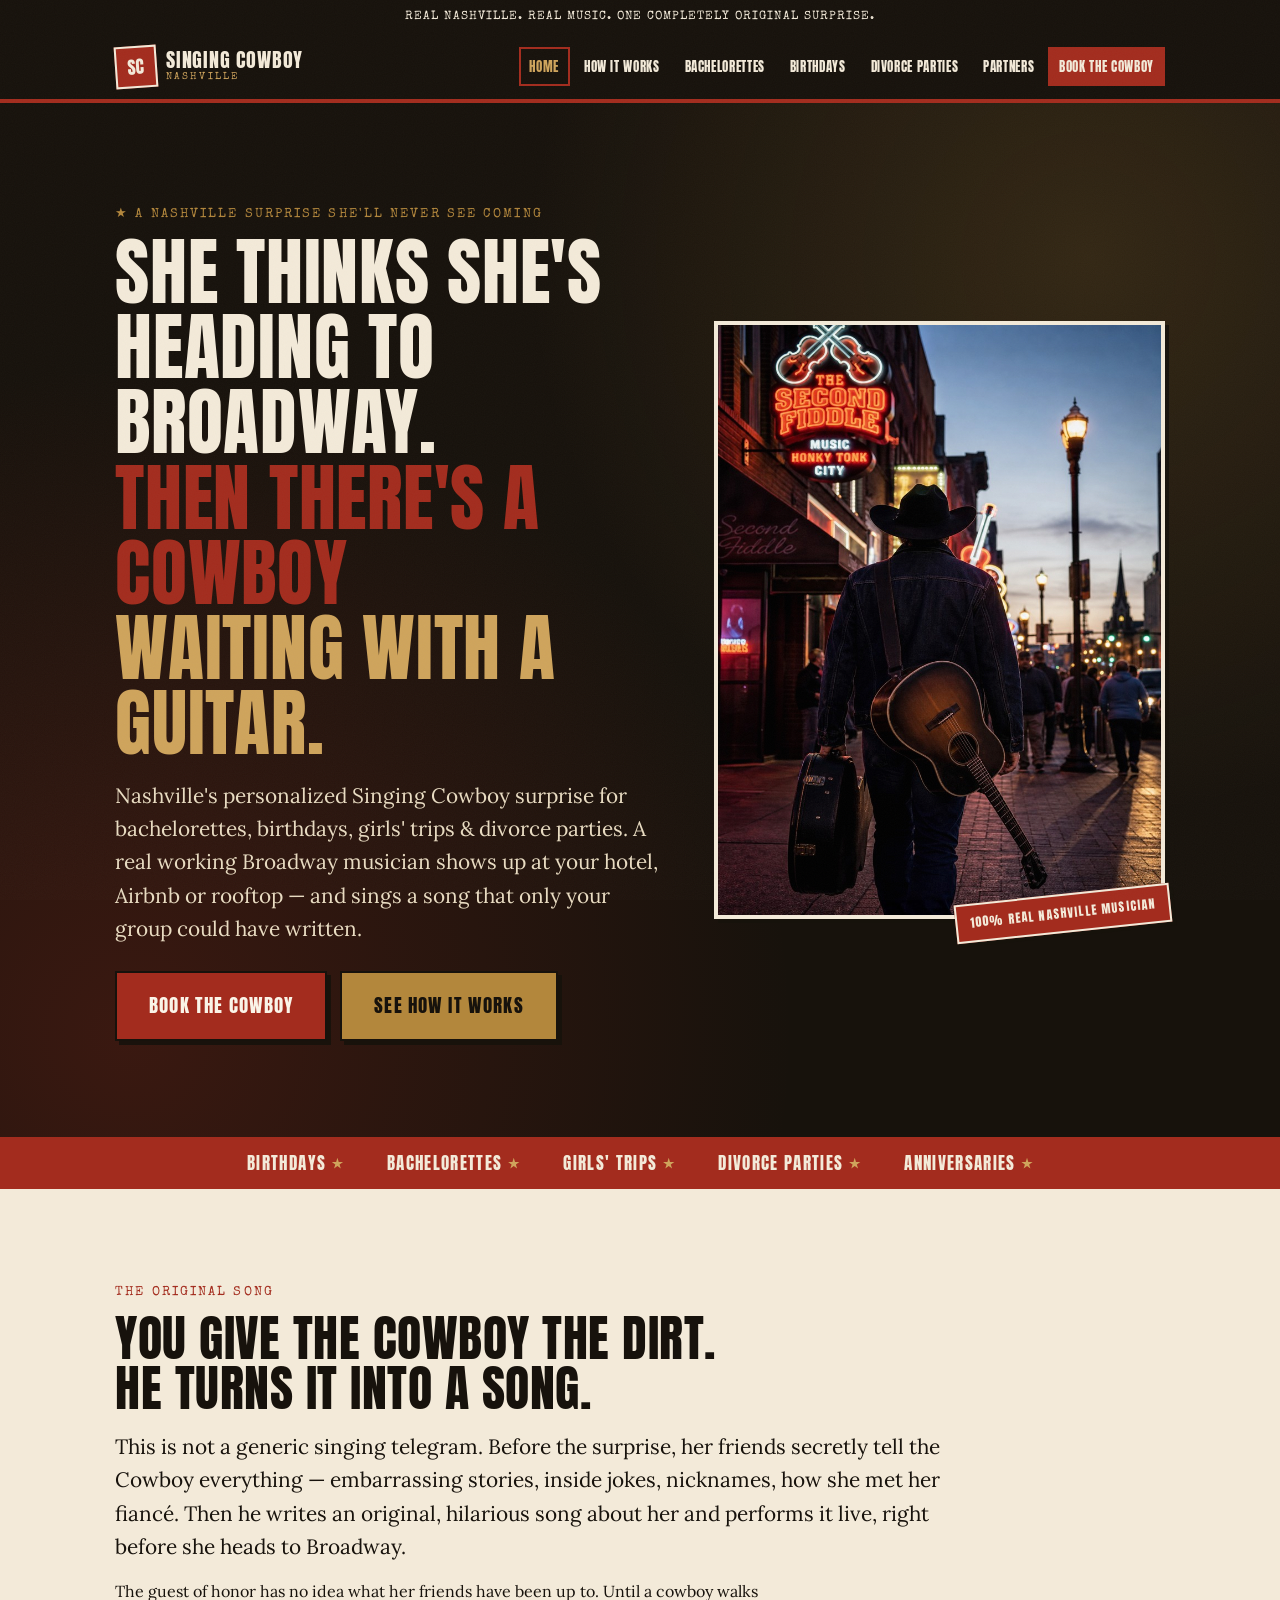
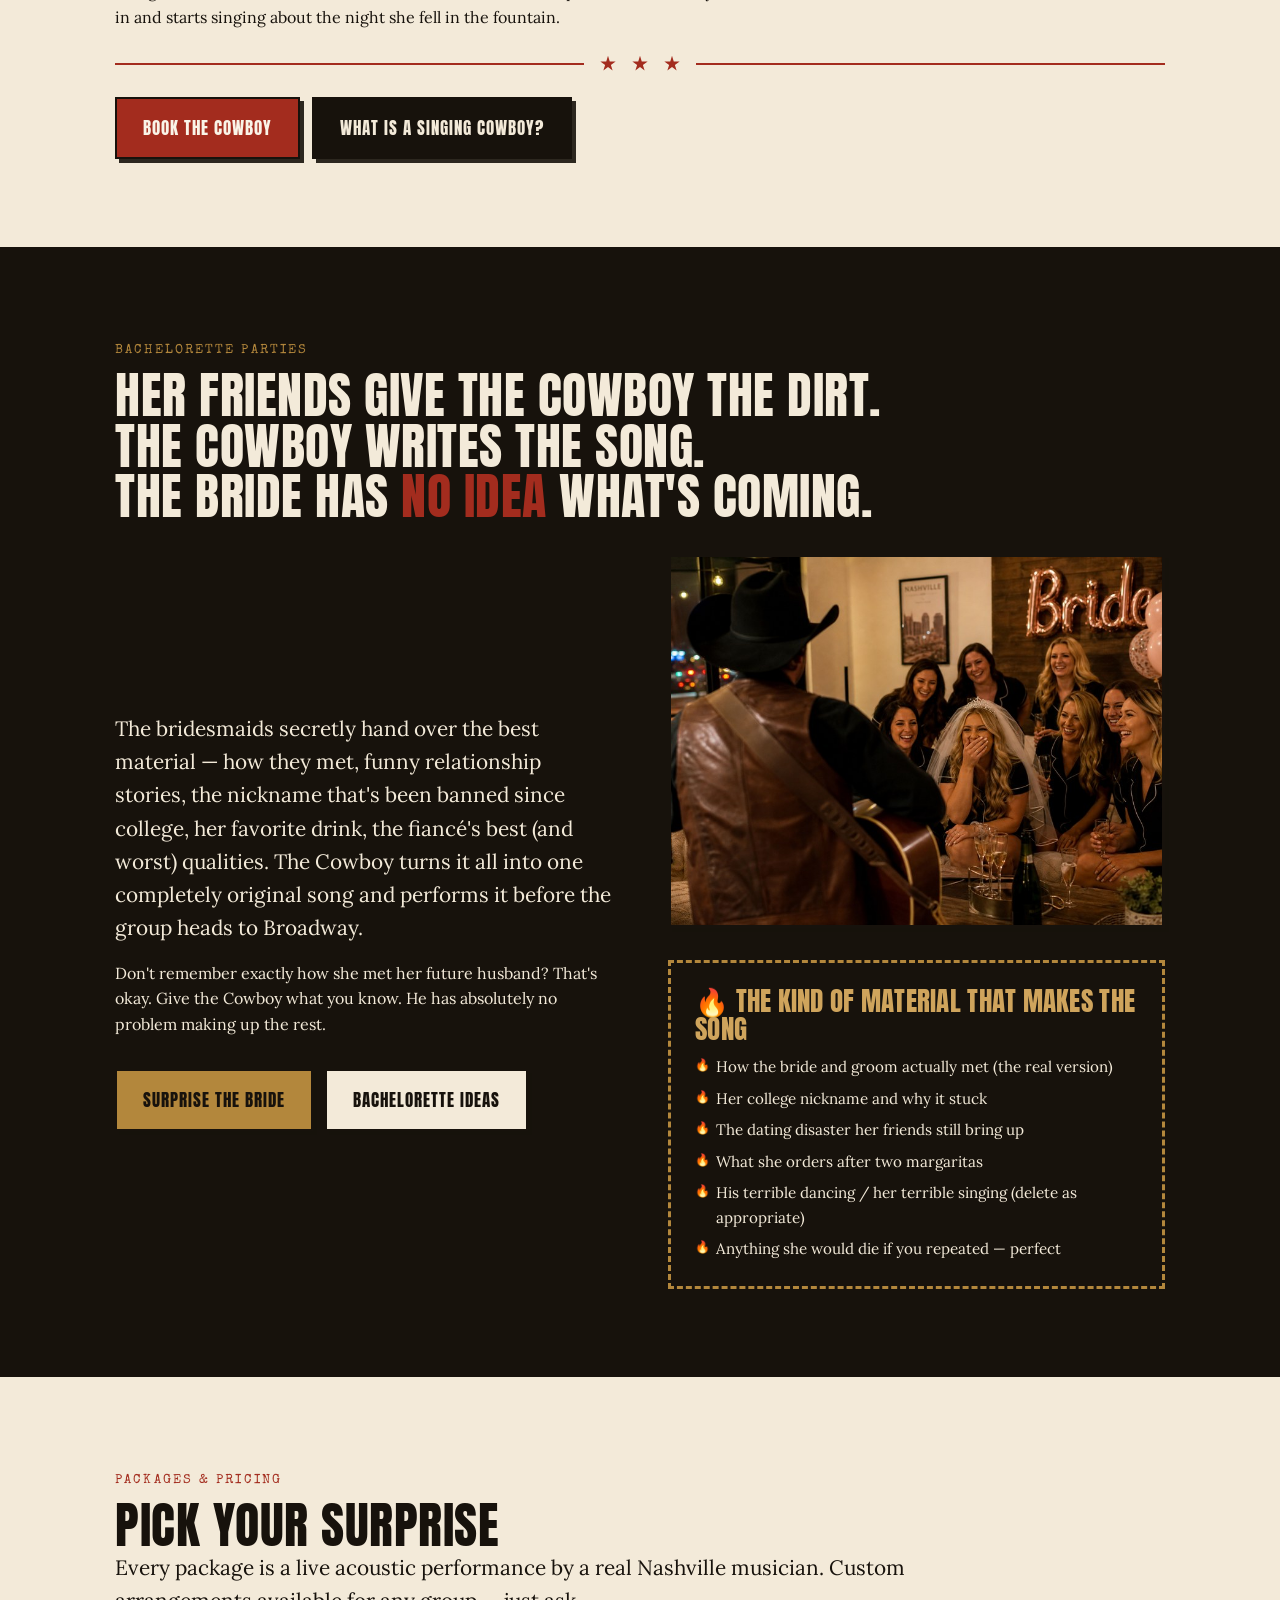
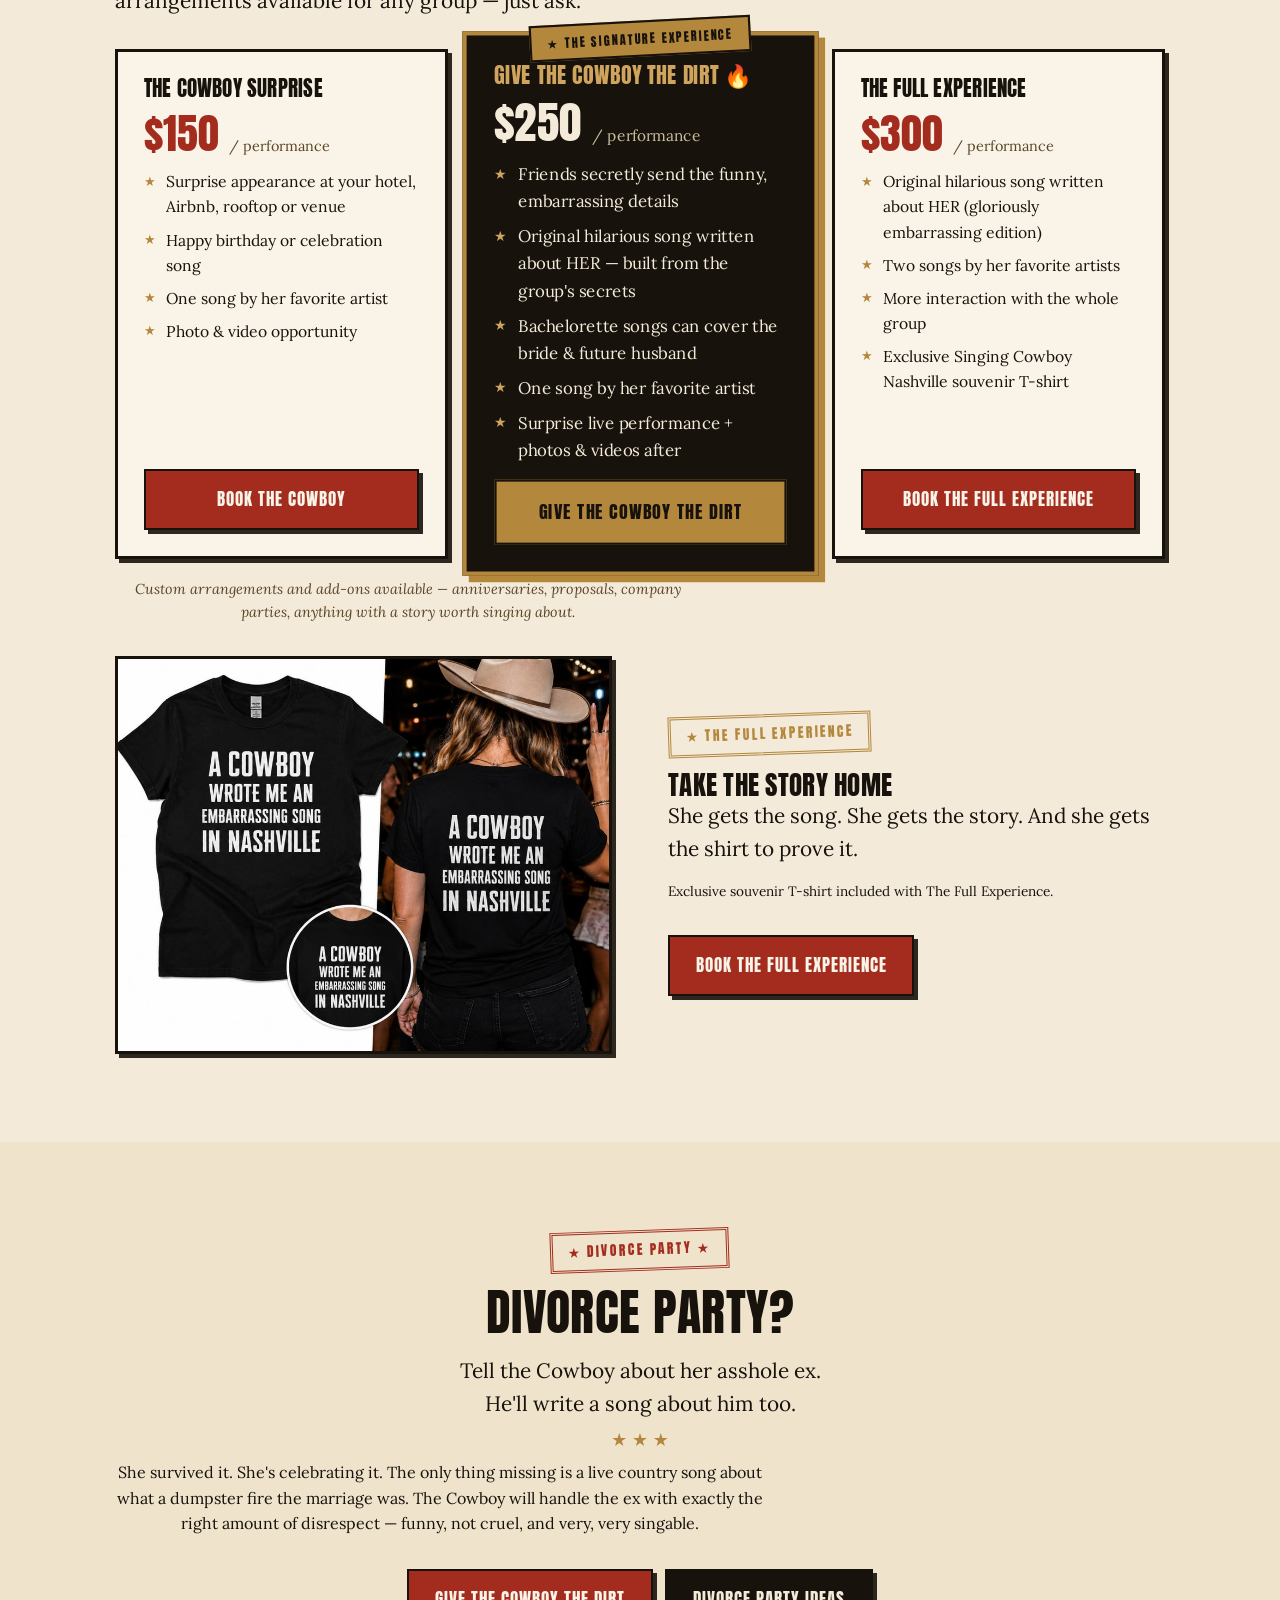
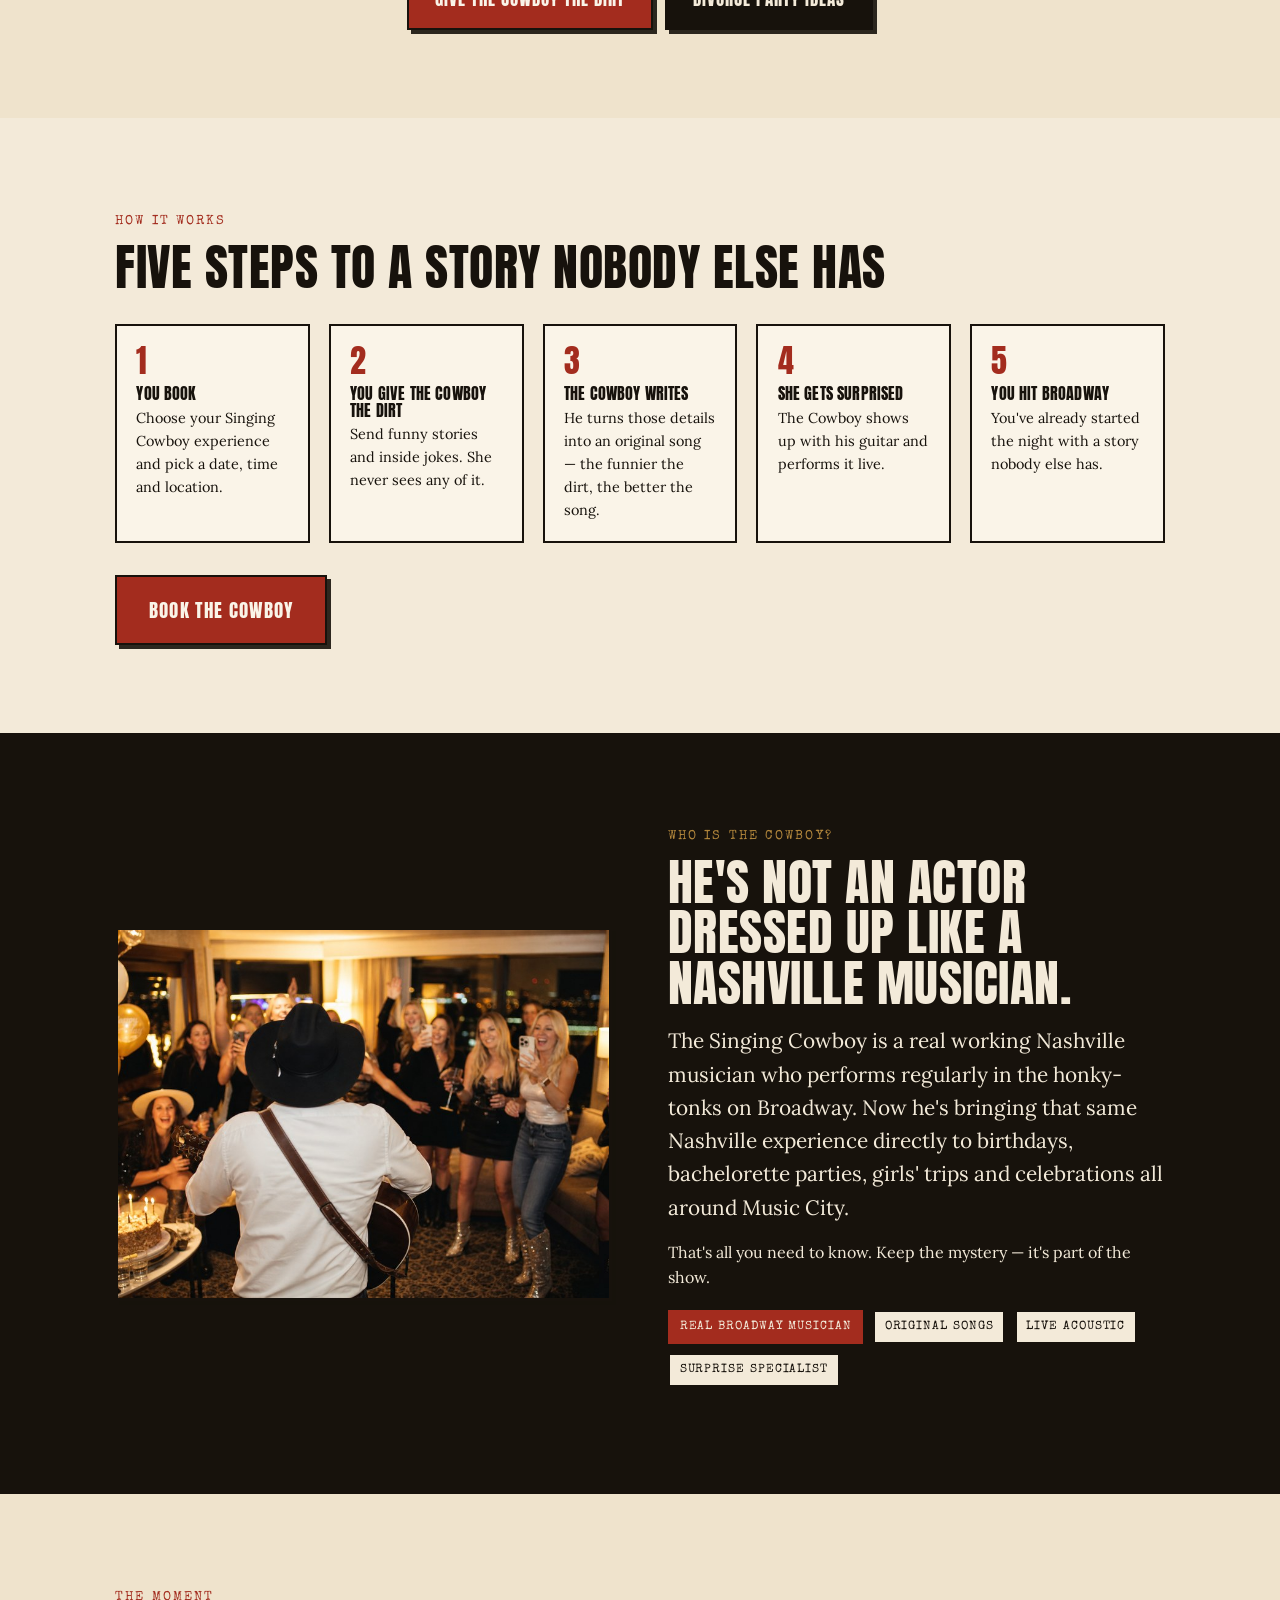
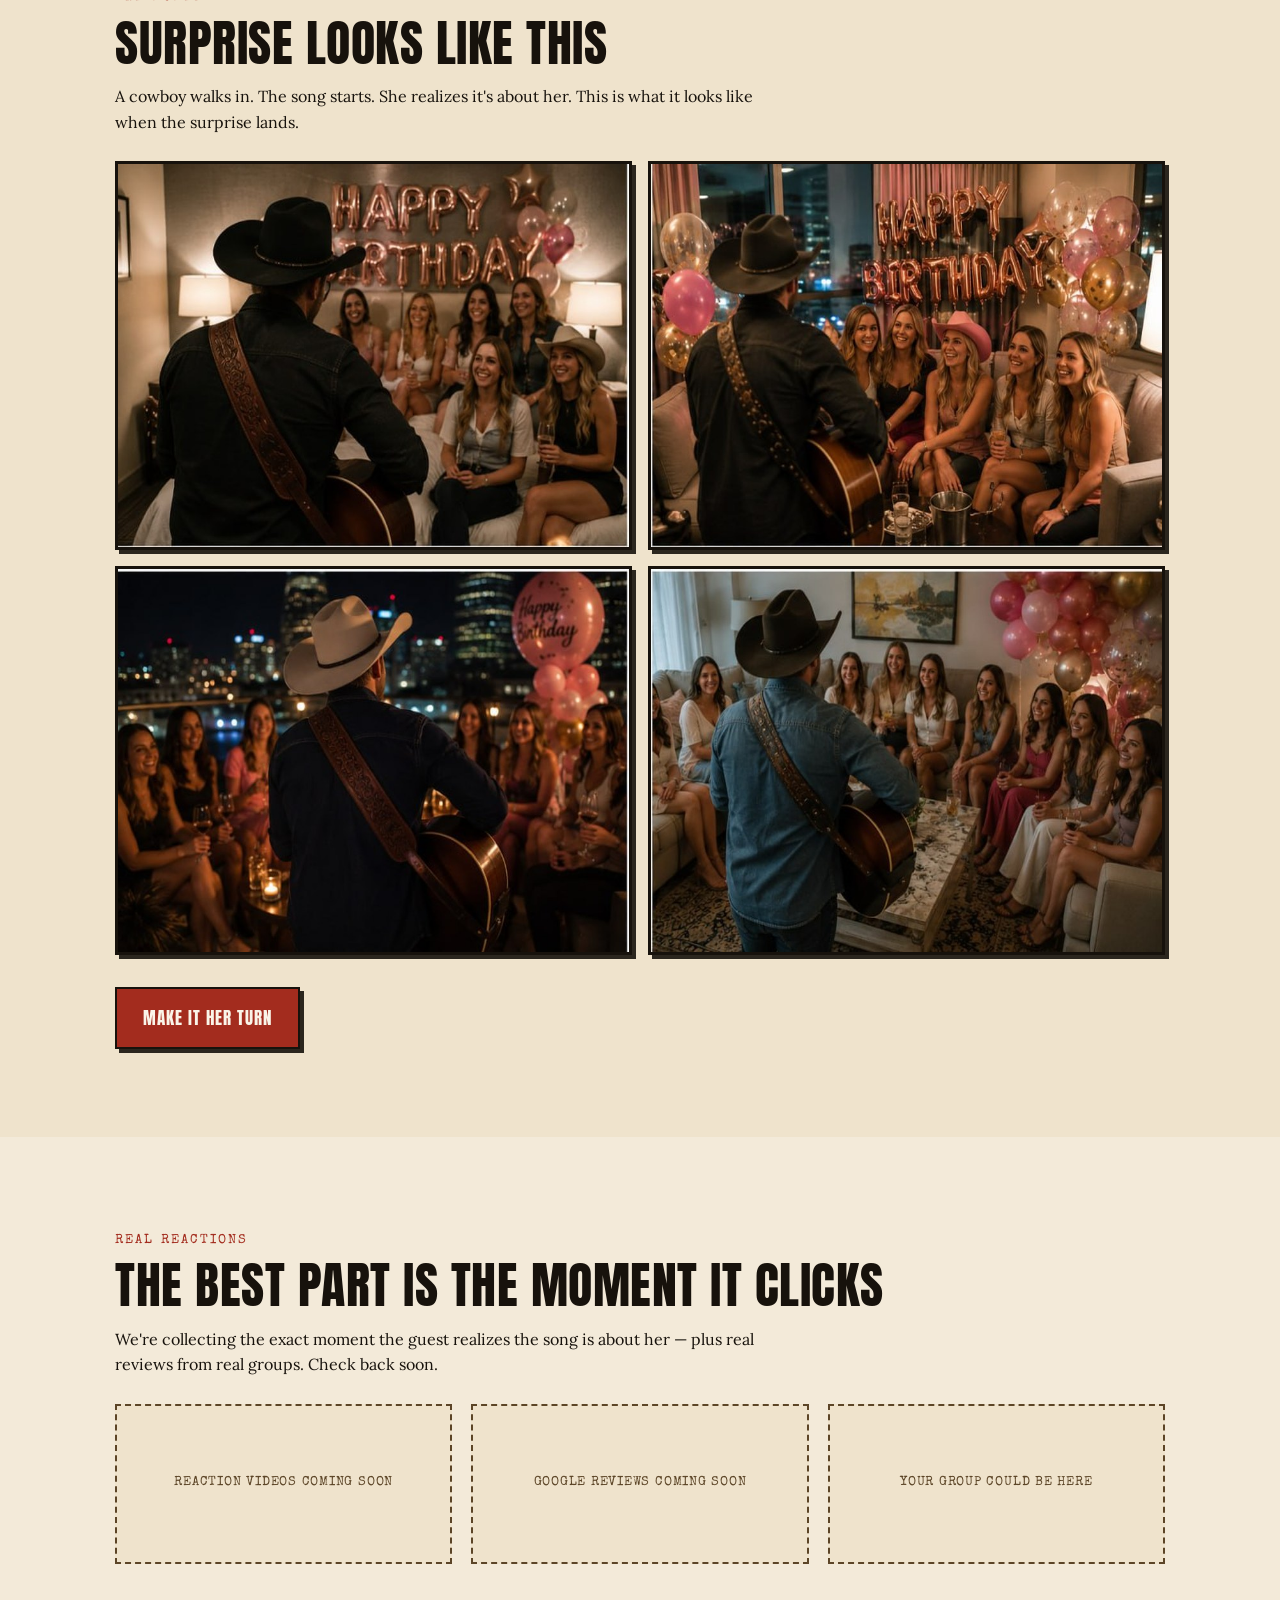
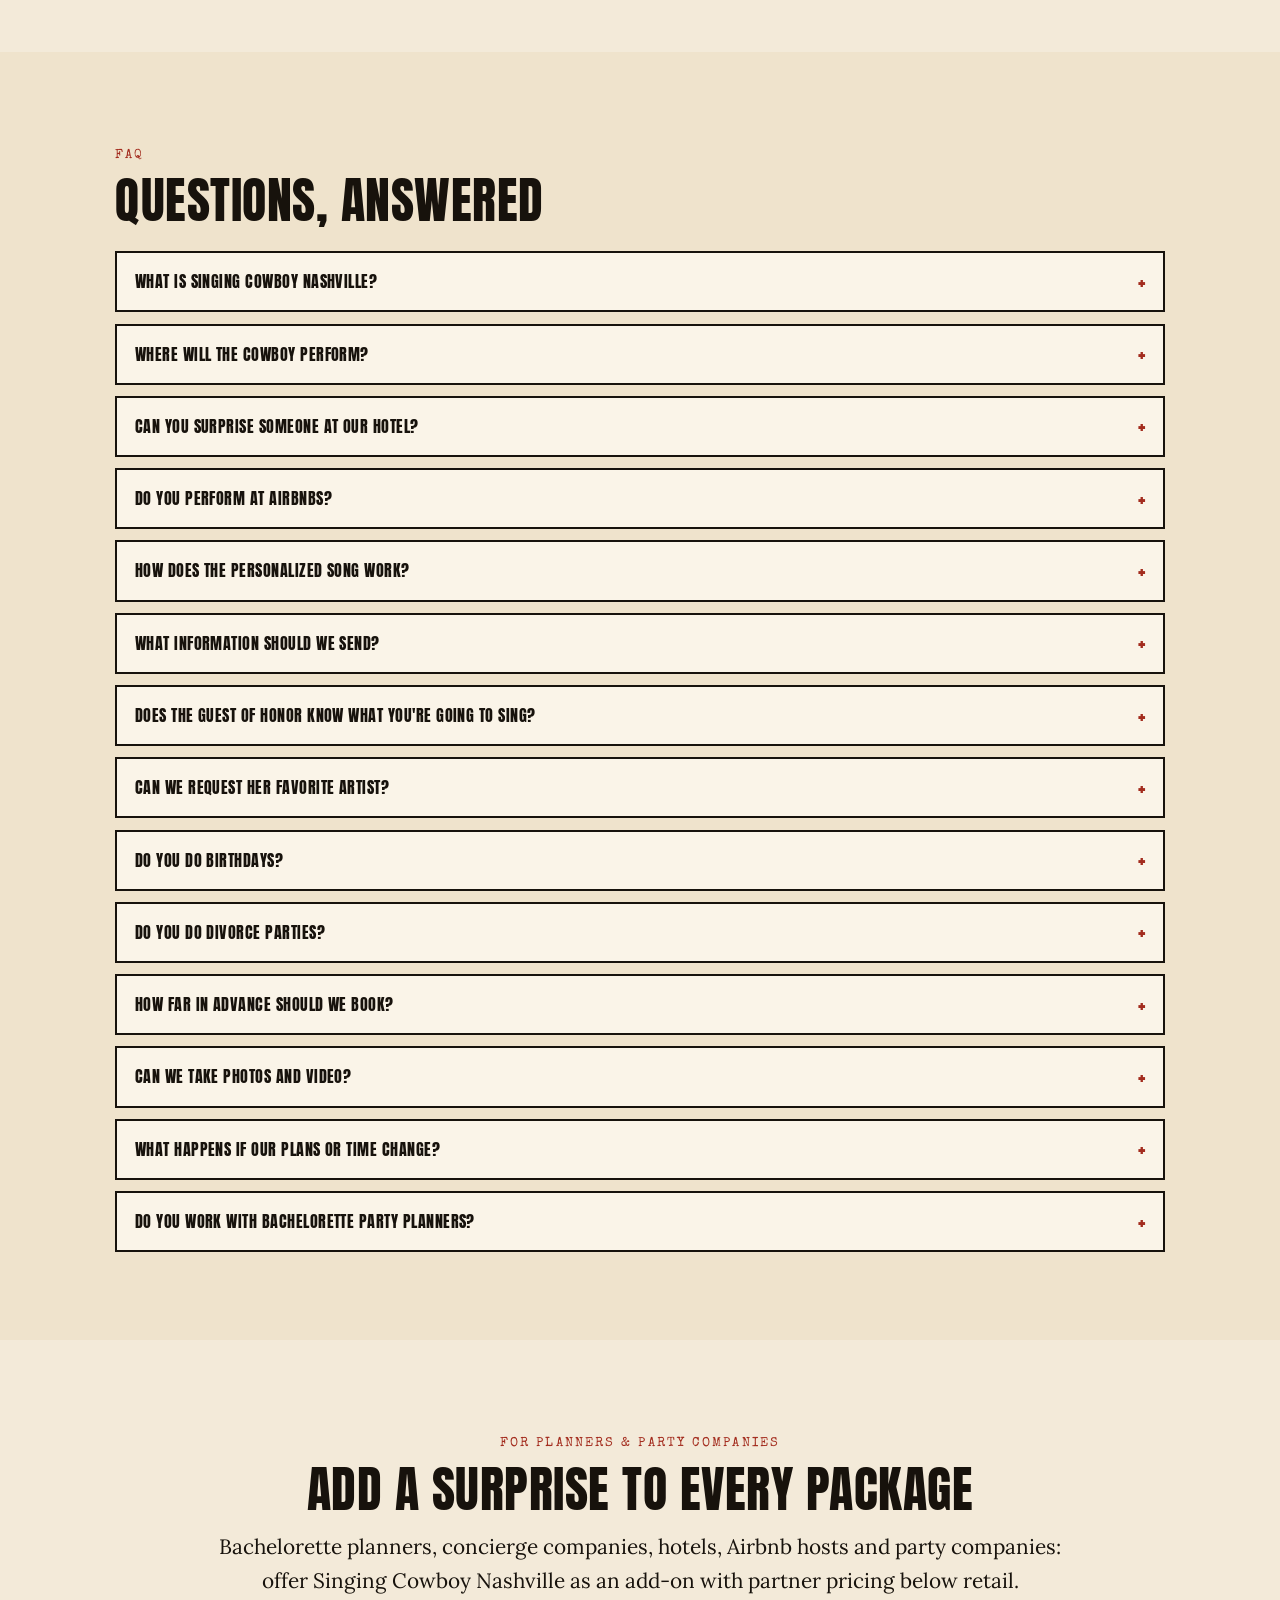
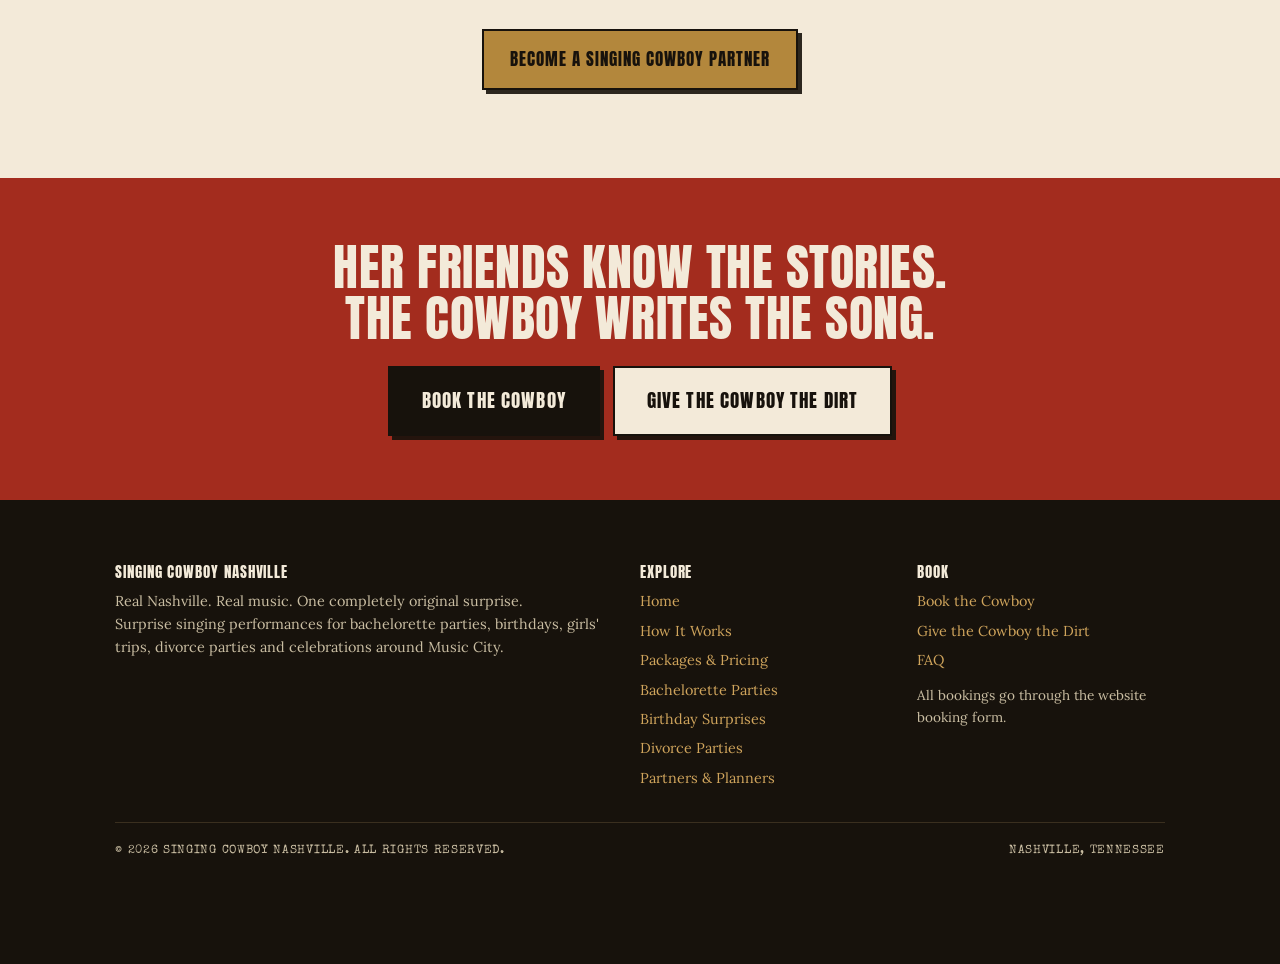
<file: index.html>
<!DOCTYPE html>
<html lang="en">
<head>
  <meta charset="UTF-8">
  <meta name="viewport" content="width=device-width, initial-scale=1.0">
  <title>Singing Cowboy Nashville | Surprise Singing Telegram for Bachelorettes, Birthdays & Parties</title>
  <meta name="description" content="A real Broadway musician shows up in a cowboy hat with a guitar and sings an original, hilarious song about the guest of honor — built from the secrets her friends tell him. The most unique bachelorette and birthday surprise in Nashville.">
  <link rel="canonical" href="https://nashvillesingingcowboy-glitch.github.io/singing-cowboy-nashville/">
  <meta property="og:type" content="website">
  <meta property="og:title" content="Singing Cowboy Nashville — A Nashville Surprise She'll Never See Coming">
  <meta property="og:description" content="You give the Cowboy the dirt. He turns it into a song. Original songs, real Nashville musician, surprise performances for bachelorettes, birthdays & divorce parties.">
  <meta property="og:url" content="https://nashvillesingingcowboy-glitch.github.io/singing-cowboy-nashville/">
  <meta property="og:image" content="https://nashvillesingingcowboy-glitch.github.io/singing-cowboy-nashville/images/cowboy-broadway.jpg">
  <meta name="twitter:card" content="summary_large_image">
  <link rel="icon" type="image/svg+xml" href="favicon.svg">
  <link rel="preconnect" href="https://fonts.googleapis.com">
  <link rel="preconnect" href="https://fonts.gstatic.com" crossorigin>
  <link href="https://fonts.googleapis.com/css2?family=Anton&family=Lora:ital,wght@0,400;0,600;1,400&family=Special+Elite&display=swap" rel="stylesheet">
  <link rel="stylesheet" href="css/styles.css">
  <script type="application/ld+json">
  {
    "@context": "https://schema.org",
    "@type": "EntertainmentBusiness",
    "name": "Singing Cowboy Nashville",
    "description": "Surprise singing telegram and personalized original song performances in Nashville for bachelorette parties, birthdays, girls' trips and divorce parties.",
    "url": "https://nashvillesingingcowboy-glitch.github.io/singing-cowboy-nashville/",
    "image": "https://nashvillesingingcowboy-glitch.github.io/singing-cowboy-nashville/images/cowboy-broadway.jpg",
    "priceRange": "$150 - $300",
    "address": {
      "@type": "PostalAddress",
      "addressLocality": "Nashville",
      "addressRegion": "TN",
      "addressCountry": "US"
    },
    "areaServed": "Nashville, Tennessee and surrounding areas",
    "makesOffer": [
      { "@type": "Offer", "name": "The Cowboy Surprise", "price": "150", "priceCurrency": "USD", "description": "Surprise appearance with a celebration song and one favorite song." },
      { "@type": "Offer", "name": "Give the Cowboy the Dirt", "price": "250", "priceCurrency": "USD", "description": "Original personalized song written from secrets the group provides, plus one favorite song." },
      { "@type": "Offer", "name": "The Full Experience", "price": "300", "priceCurrency": "USD", "description": "Original hilarious song written about her, two favorite songs, more interaction and an exclusive souvenir T-shirt." }
    ]
  }
  </script>
</head>
<body>
  <a class="skip-link" href="#main">Skip to content</a>

  <!-- ======= TOP BAR ======= -->
  <div class="topbar">
    Real Nashville. Real music. One completely original surprise.
  </div>

  <!-- ======= HEADER ======= -->
  <header class="header">
    <div class="header-inner">
      <a class="brand" href="index.html">
        <span class="brand-mark">SC</span>
        <span class="brand-name">Singing Cowboy<br><span>Nashville</span></span>
      </a>
      <nav class="nav" id="nav" aria-label="Main">
        <a href="index.html" class="active">Home</a>
        <a href="index.html#how-it-works">How It Works</a>
        <a href="nashville-bachelorette-party.html">Bachelorettes</a>
        <a href="nashville-birthday-surprise.html">Birthdays</a>
        <a href="nashville-divorce-party.html">Divorce Parties</a>
        <a href="partners.html">Partners</a>
        <a href="https://book.squareup.com/appointments/r848om0szdbemr/location/7GQ140QCMP3A4" target="_blank" rel="noopener" class="nav-cta">Book the Cowboy</a>
      </nav>
      <button class="nav-toggle" aria-expanded="false" aria-controls="nav">Menu ☰</button>
    </div>
  </header>

  <main id="main">
    <!-- ======= HERO ======= -->
    <section class="hero">
      <div class="hero-inner">
        <div>
          <span class="section-label gold">★ A Nashville surprise she'll never see coming</span>
          <h1 class="display">She thinks she's heading to Broadway.<br>
            <span class="red-word">Then there's a cowboy</span><br>
            <span class="gold-word">waiting with a guitar.</span></h1>
          <p class="lead">Nashville's personalized Singing Cowboy surprise for bachelorettes, birthdays, girls' trips &amp; divorce parties. A real working Broadway musician shows up at your hotel, Airbnb or rooftop — and sings a song that only your group could have written.</p>
          <div class="btn-row">
            <a class="btn btn-lg" href="https://book.squareup.com/appointments/r848om0szdbemr/location/7GQ140QCMP3A4" target="_blank" rel="noopener">Book the Cowboy</a>
            <a class="btn btn-lg btn-gold" href="#how-it-works">See How It Works</a>
          </div>
        </div>
        <div class="hero-image">
          <img src="images/cowboy-broadway.jpg" alt="The Singing Cowboy in a cowboy hat holding an acoustic guitar on Broadway in Nashville" width="800" height="1000">
          <span class="hero-stamp">100% Real Nashville Musician</span>
        </div>
      </div>
    </section>

    <!-- ======= TAG STRIP ======= -->
    <div class="tag-strip" aria-hidden="true">
      <span>Birthdays <i class="star"></i></span>
      <span>Bachelorettes <i class="star"></i></span>
      <span>Girls' Trips <i class="star"></i></span>
      <span>Divorce Parties <i class="star"></i></span>
      <span>Anniversaries <i class="star"></i></span>
    </div>

    <!-- ======= THE ORIGINAL SONG CONCEPT ======= -->
    <section class="section" id="original-song">
      <div class="container">
        <span class="section-label">The Original Song</span>
        <h2>You give the Cowboy the dirt.<br>He turns it into a song.</h2>
        <p class="lead mt-1">This is not a generic singing telegram. Before the surprise, her friends secretly tell the Cowboy everything — embarrassing stories, inside jokes, nicknames, how she met her fiancé. Then he writes an original, hilarious song about her and performs it live, right before she heads to Broadway.</p>
        <p class="mt-1">The guest of honor has no idea what her friends have been up to. Until a cowboy walks in and starts singing about the night she fell in the fountain.</p>
        <div class="star-divider"><span class="star"></span><span class="star"></span><span class="star"></span></div>
        <div class="btn-row">
          <a class="btn" href="https://book.squareup.com/appointments/r848om0szdbemr/location/7GQ140QCMP3A4" target="_blank" rel="noopener">Book the Cowboy</a>
          <a class="btn btn-black" href="nashville-singing-telegram.html">What Is a Singing Cowboy?</a>
        </div>
      </div>
    </section>

    <!-- ======= BACHELORETTE SECTION (BIG) ======= -->
    <section class="section section-dark" id="bachelorette">
      <div class="container">
        <span class="section-label gold">Bachelorette Parties</span>
        <h2>Her friends give the Cowboy the dirt.<br>
          <span class="gold-word">The Cowboy writes the song.</span><br>
          The bride has <span class="red-word" style="color:var(--red)">no idea</span> what's coming.</h2>
        <div class="split mt-2">
          <div>
            <p class="lead">The bridesmaids secretly hand over the best material — how they met, funny relationship stories, the nickname that's been banned since college, her favorite drink, the fiancé's best (and worst) qualities. The Cowboy turns it all into one completely original song and performs it before the group heads to Broadway.</p>
            <p class="mt-1">Don't remember exactly how she met her future husband? That's okay. Give the Cowboy what you know. He has absolutely no problem making up the rest.</p>
            <div class="btn-row mt-2">
              <a class="btn btn-gold" href="https://book.squareup.com/appointments/r848om0szdbemr/location/7GQ140QCMP3A4" target="_blank" rel="noopener">Surprise the Bride</a>
              <a class="btn btn-cream" href="nashville-bachelorette-party.html">Bachelorette Ideas</a>
            </div>
          </div>
          <div>
            <img src="images/singing-cowboy-bachelorette.jpg" alt="Singing Cowboy performing a surprise song for a bachelorette party group in Nashville" width="800" height="600" loading="lazy">
            <div class="dirt-box mt-2">
              <h3>🔥 The kind of material that makes the song</h3>
              <ul>
                <li>How the bride and groom actually met (the real version)</li>
                <li>Her college nickname and why it stuck</li>
                <li>The dating disaster her friends still bring up</li>
                <li>What she orders after two margaritas</li>
                <li>His terrible dancing / her terrible singing (delete as appropriate)</li>
                <li>Anything she would die if you repeated — perfect</li>
              </ul>
            </div>
          </div>
        </div>
      </div>
    </section>

    <!-- ======= PACKAGES ======= -->
    <section class="section" id="packages">
      <div class="container">
        <span class="section-label">Packages &amp; Pricing</span>
        <h2>Pick your surprise</h2>
        <p class="lead">Every package is a live acoustic performance by a real Nashville musician. Custom arrangements available for any group — just ask.</p>
        <div class="packages-grid">
          <article class="pkg">
            <h3>The Cowboy Surprise</h3>
            <div class="pkg-price">$150 <small>/ performance</small></div>
            <ul>
              <li>Surprise appearance at your hotel, Airbnb, rooftop or venue</li>
              <li>Happy birthday or celebration song</li>
              <li>One song by her favorite artist</li>
              <li>Photo &amp; video opportunity</li>
            </ul>
            <a class="btn" href="https://book.squareup.com/appointments/r848om0szdbemr/location/7GQ140QCMP3A4" target="_blank" rel="noopener">Book the Cowboy</a>
          </article>
          <article class="pkg pkg-popular">
            <span class="popular-tag">★ The Signature Experience</span>
            <h3>Give the Cowboy the Dirt 🔥</h3>
            <div class="pkg-price">$250 <small>/ performance</small></div>
            <ul>
              <li>Friends secretly send the funny, embarrassing details</li>
              <li>Original hilarious song written about HER — built from the group's secrets</li>
              <li>Bachelorette songs can cover the bride &amp; future husband</li>
              <li>One song by her favorite artist</li>
              <li>Surprise live performance + photos &amp; videos after</li>
            </ul>
            <a class="btn btn-gold" href="https://book.squareup.com/appointments/r848om0szdbemr/location/7GQ140QCMP3A4" target="_blank" rel="noopener">Give the Cowboy the Dirt</a>
          </article>
          <article class="pkg">
            <h3>The Full Experience</h3>
            <div class="pkg-price">$300 <small>/ performance</small></div>
            <ul>
              <li>Original hilarious song written about HER (gloriously embarrassing edition)</li>
              <li>Two songs by her favorite artists</li>
              <li>More interaction with the whole group</li>
              <li>Exclusive Singing Cowboy Nashville souvenir T-shirt</li>
            </ul>
            <a class="btn" href="https://book.squareup.com/appointments/r848om0szdbemr/location/7GQ140QCMP3A4" target="_blank" rel="noopener">Book the Full Experience</a>
          </article>
        </div>
        <p class="pkg-note">Custom arrangements and add-ons available — anniversaries, proposals, company parties, anything with a story worth singing about.</p>

        <div class="split mt-2" id="take-the-story-home" style="align-items:center;">
          <div>
            <img src="images/souvenir-tshirt.jpg" alt="Black souvenir T-shirt that reads A Cowboy Wrote Me an Embarrassing Song in Nashville, worn by a guest at a Nashville night out" loading="lazy" width="900" height="720">
          </div>
          <div>
            <span class="stamp stamp-gold">★ The Full Experience</span>
            <h3 class="mt-1">Take the story home</h3>
            <p class="lead">She gets the song. She gets the story. And she gets the shirt to prove it.</p>
            <p class="small mt-1">Exclusive souvenir T-shirt included with The Full Experience.</p>
            <div class="btn-row mt-2">
              <a class="btn" href="https://book.squareup.com/appointments/r848om0szdbemr/location/7GQ140QCMP3A4" target="_blank" rel="noopener">Book The Full Experience</a>
            </div>
          </div>
        </div>
      </div>
    </section>

    <!-- ======= DIVORCE PARTY ======= -->
    <section class="section section-paper" id="divorce">
      <div class="container text-center">
        <span class="stamp">★ Divorce Party ★</span>
        <h2 class="mt-1">Divorce party?</h2>
        <p class="lead mt-1" style="margin-inline:auto;">Tell the Cowboy about her asshole ex.<br>He'll write a song about him too.</p>
        <div class="star-row" style="justify-content:center;">
          <span class="star"></span><span class="star"></span><span class="star"></span>
        </div>
        <p>She survived it. She's celebrating it. The only thing missing is a live country song about what a dumpster fire the marriage was. The Cowboy will handle the ex with exactly the right amount of disrespect — funny, not cruel, and very, very singable.</p>
        <div class="btn-row mt-2" style="justify-content:center;">
          <a class="btn" href="https://book.squareup.com/appointments/r848om0szdbemr/location/7GQ140QCMP3A4" target="_blank" rel="noopener">Give the Cowboy the Dirt</a>
          <a class="btn btn-black" href="nashville-divorce-party.html">Divorce Party Ideas</a>
        </div>
      </div>
    </section>

    <!-- ======= HOW IT WORKS ======= -->
    <section class="section" id="how-it-works">
      <div class="container">
        <span class="section-label">How It Works</span>
        <h2>Five steps to a story nobody else has</h2>
        <div class="steps">
          <div class="step">
            <div class="step-num">1</div>
            <h3>You book</h3>
            <p>Choose your Singing Cowboy experience and pick a date, time and location.</p>
          </div>
          <div class="step">
            <div class="step-num">2</div>
            <h3>You give the Cowboy the dirt</h3>
            <p>Send funny stories and inside jokes. She never sees any of it.</p>
          </div>
          <div class="step">
            <div class="step-num">3</div>
            <h3>The Cowboy writes</h3>
            <p>He turns those details into an original song — the funnier the dirt, the better the song.</p>
          </div>
          <div class="step">
            <div class="step-num">4</div>
            <h3>She gets surprised</h3>
            <p>The Cowboy shows up with his guitar and performs it live.</p>
          </div>
          <div class="step">
            <div class="step-num">5</div>
            <h3>You hit Broadway</h3>
            <p>You've already started the night with a story nobody else has.</p>
          </div>
        </div>
        <div class="btn-row mt-2">
          <a class="btn btn-lg" href="https://book.squareup.com/appointments/r848om0szdbemr/location/7GQ140QCMP3A4" target="_blank" rel="noopener">Book the Cowboy</a>
        </div>
      </div>
    </section>

    <!-- ======= WHO IS THE COWBOY ======= -->
    <section class="section section-dark" id="who-is-the-cowboy">
      <div class="container">
        <div class="split">
          <div>
            <img src="images/cowboy-live-nashville.jpg" alt="The Singing Cowboy performing live with an acoustic guitar in a Nashville honky-tonk" width="800" height="600" loading="lazy">
          </div>
          <div>
            <span class="section-label gold">Who Is the Cowboy?</span>
            <h2>He's not an actor dressed up like a Nashville musician.</h2>
            <p class="mt-1 lead">The Singing Cowboy is a real working Nashville musician who performs regularly in the honky-tonks on Broadway. Now he's bringing that same Nashville experience directly to birthdays, bachelorette parties, girls' trips and celebrations all around Music City.</p>
            <p class="mt-1">That's all you need to know. Keep the mystery — it's part of the show.</p>
            <div class="cred-badges">
              <span class="cred cred-red">Real Broadway Musician</span>
              <span class="cred">Original Songs</span>
              <span class="cred">Live Acoustic</span>
              <span class="cred">Surprise Specialist</span>
            </div>
          </div>
        </div>
      </div>
    </section>

    <!-- ======= GALLERY ======= -->
    <section class="section section-paper" id="gallery">
      <div class="container">
        <span class="section-label">The Moment</span>
        <h2>Surprise looks like this</h2>
        <p class="mt-1">A cowboy walks in. The song starts. She realizes it's about her. This is what it looks like when the surprise lands.</p>
        <div class="gallery-grid">
          <img src="images/gallery-birthday-1.jpg" alt="The Singing Cowboy performing a surprise birthday song in a Nashville hotel room with HAPPY BIRTHDAY balloons" loading="lazy" width="800" height="600">
          <img src="images/gallery-birthday-2.jpg" alt="The Singing Cowboy serenading a surprised birthday group in a Nashville lounge at night" loading="lazy" width="800" height="600">
          <img src="images/gallery-birthday-3.jpg" alt="The Singing Cowboy performing for friends on a Nashville rooftop at evening with city lights behind" loading="lazy" width="800" height="600">
          <img src="images/gallery-birthday-4.jpg" alt="The Singing Cowboy playing an acoustic song for a laughing birthday group in a Nashville living room" loading="lazy" width="800" height="600">
        </div>
        <div class="btn-row mt-2">
          <a class="btn" href="https://book.squareup.com/appointments/r848om0szdbemr/location/7GQ140QCMP3A4" target="_blank" rel="noopener">Make It Her Turn</a>
        </div>
      </div>
    </section>

    <!-- ======= SOCIAL PROOF PLACEHOLDERS ======= -->
    <section class="section" id="proof">
      <div class="container">
        <span class="section-label">Real Reactions</span>
        <h2>The best part is the moment it clicks</h2>
        <p class="mt-1">We're collecting the exact moment the guest realizes the song is about her — plus real reviews from real groups. Check back soon.</p>
        <div class="proof-grid">
          <div class="proof-card"><span>Reaction videos coming soon</span></div>
          <div class="proof-card"><span>Google reviews coming soon</span></div>
          <div class="proof-card"><span>Your group could be here</span></div>
        </div>
      </div>
    </section>

    <!-- ======= FAQ ======= -->
    <section class="section section-paper" id="faq">
      <div class="container">
        <span class="section-label">FAQ</span>
        <h2>Questions, answered</h2>
        <div class="faq">
          <details>
            <summary>What is Singing Cowboy Nashville?</summary>
            <div class="faq-a">A surprise entertainment experience: a real Nashville musician shows up in a cowboy hat with an acoustic guitar and performs live for your group — including original personalized songs written from stories her friends secretly provide.</div>
          </details>
          <details>
            <summary>Where will the Cowboy perform?</summary>
            <div class="faq-a">Hotels, Airbnbs, rooftops, private venues and backyards — anywhere in the Nashville area where a surprise performance works. We'll coordinate the exact spot when you book.</div>
          </details>
          <details>
            <summary>Can you surprise someone at our hotel?</summary>
            <div class="faq-a">Yes — hotel lobbies, suites and common areas are some of our most popular surprise locations. We'll work with your group to time the entrance perfectly.</div>
          </details>
          <details>
            <summary>Do you perform at Airbnbs?</summary>
            <div class="faq-a">Absolutely. Airbnb and vacation rental surprises are a specialty — the group is getting ready, the Cowboy shows up, the room goes quiet, the song starts.</div>
          </details>
          <details>
            <summary>How does the personalized song work?</summary>
            <div class="faq-a">Friends secretly send stories, jokes and details about the guest of honor. The Cowboy writes an original song using that material and performs it live. She'll recognize herself in every verse — and the group will never let her forget it.</div>
          </details>
          <details>
            <summary>What information should we send?</summary>
            <div class="faq-a">Anything fun: how they met, inside jokes, nicknames, embarrassing stories, dating disasters, favorite drinks, weird habits, exes worth mentioning — and anything the Cowboy absolutely should NOT mention. The juicier, the better the song.</div>
          </details>
          <details>
            <summary>Does the guest of honor know what you're going to sing?</summary>
            <div class="faq-a">No. That's the whole point. The dirt is submitted privately by the group and the guest of honor never sees any of it.</div>
          </details>
          <details>
            <summary>Can we request her favorite artist?</summary>
            <div class="faq-a">Yes — every package includes at least one song by her favorite artist, performed live on acoustic guitar, right after (or instead of) the original.</div>
          </details>
          <details>
            <summary>Do you do birthdays?</summary>
            <div class="faq-a">Birthdays are one of the most popular bookings. Milestone birthdays, surprise party openers, "she thinks we're just pregaming" — all of it.</div>
          </details>
          <details>
            <summary>Do you do divorce parties?</summary>
            <div class="faq-a">Tell the Cowboy about her ex. He'll write a song about him too. Divorce party songs are funny, cathartic and surprisingly popular.</div>
          </details>
          <details>
            <summary>How far in advance should we book?</summary>
            <div class="faq-a">The more notice, the better — 2–3 weeks is ideal so the song gets proper time. Last-minute requests are sometimes possible, so check availability.</div>
          </details>
          <details>
            <summary>Can we take photos and video?</summary>
            <div class="faq-a">Yes — and we encourage it. The reveal moment is the one you'll want on video. The Cowboy will pause for photos and hang around after the set.</div>
          </details>
          <details>
            <summary>What happens if our plans or time change?</summary>
            <div class="faq-a">We get it — groups run late in Nashville. Let us know as soon as possible and we'll do everything we can to adjust the surprise time.</div>
          </details>
          <details>
            <summary>Do you work with bachelorette party planners?</summary>
            <div class="faq-a">Yes — planners, concierge companies, hotels and party companies can offer Singing Cowboy Nashville as an add-on. See our partner page for wholesale and referral options.</div>
          </details>
        </div>
      </div>
    </section>

    <!-- ======= PARTNERS TEASER ======= -->
    <section class="section" id="partners-teaser">
      <div class="container text-center">
        <span class="section-label">For Planners &amp; Party Companies</span>
        <h2>Add a surprise to every package</h2>
        <p class="lead mt-1" style="margin-inline:auto;">Bachelorette planners, concierge companies, hotels, Airbnb hosts and party companies: offer Singing Cowboy Nashville as an add-on with partner pricing below retail.</p>
        <div class="btn-row mt-2" style="justify-content:center;">
          <a class="btn btn-gold" href="partners.html">Become a Singing Cowboy Partner</a>
        </div>
      </div>
    </section>

    <!-- ======= FINAL CTA ======= -->
    <section class="banner">
      <h2>Her friends know the stories.<br>The Cowboy writes the song.</h2>
      <div class="btn-row">
        <a class="btn btn-lg btn-black" href="https://book.squareup.com/appointments/r848om0szdbemr/location/7GQ140QCMP3A4" target="_blank" rel="noopener">Book the Cowboy</a>
        <a class="btn btn-lg btn-cream" href="book.html#dirt-later">Give the Cowboy the Dirt</a>
      </div>
    </section>
  </main>

  <!-- ======= FOOTER ======= -->
  <footer class="footer">
    <div class="container">
      <div class="footer-grid">
        <div>
          <h4>Singing Cowboy Nashville</h4>
          <p>Real Nashville. Real music. One completely original surprise.<br>Surprise singing performances for bachelorette parties, birthdays, girls' trips, divorce parties and celebrations around Music City.</p>
        </div>
        <div>
          <h4>Explore</h4>
          <ul>
            <li><a href="index.html">Home</a></li>
            <li><a href="index.html#how-it-works">How It Works</a></li>
            <li><a href="index.html#packages">Packages &amp; Pricing</a></li>
            <li><a href="nashville-bachelorette-party.html">Bachelorette Parties</a></li>
            <li><a href="nashville-birthday-surprise.html">Birthday Surprises</a></li>
            <li><a href="nashville-divorce-party.html">Divorce Parties</a></li>
            <li><a href="partners.html">Partners &amp; Planners</a></li>
          </ul>
        </div>
        <div>
          <h4>Book</h4>
          <ul>
            <li><a href="https://book.squareup.com/appointments/r848om0szdbemr/location/7GQ140QCMP3A4" target="_blank" rel="noopener">Book the Cowboy</a></li>
            <li><a href="book.html#dirt-later">Give the Cowboy the Dirt</a></li>
            <li><a href="index.html#faq">FAQ</a></li>
          </ul>
          <p class="small" style="margin-top:0.8rem;">All bookings go through the website booking form.</p>
        </div>
      </div>
      <div class="footer-bottom">
        <span>© <span data-year>2026</span> Singing Cowboy Nashville. All rights reserved.</span>
        <span>Nashville, Tennessee</span>
      </div>
    </div>
  </footer>

  <!-- ======= MOBILE STICKY CTA ======= -->
  <div class="mobile-cta">
    <a class="m-cta-book" href="https://book.squareup.com/appointments/r848om0szdbemr/location/7GQ140QCMP3A4" target="_blank" rel="noopener">Book the Cowboy</a>
    <a class="m-cta-call" href="book.html#dirt-later">Give the Dirt</a>
  </div>

  <script src="js/main.js"></script>
</body>
</html>
</file>
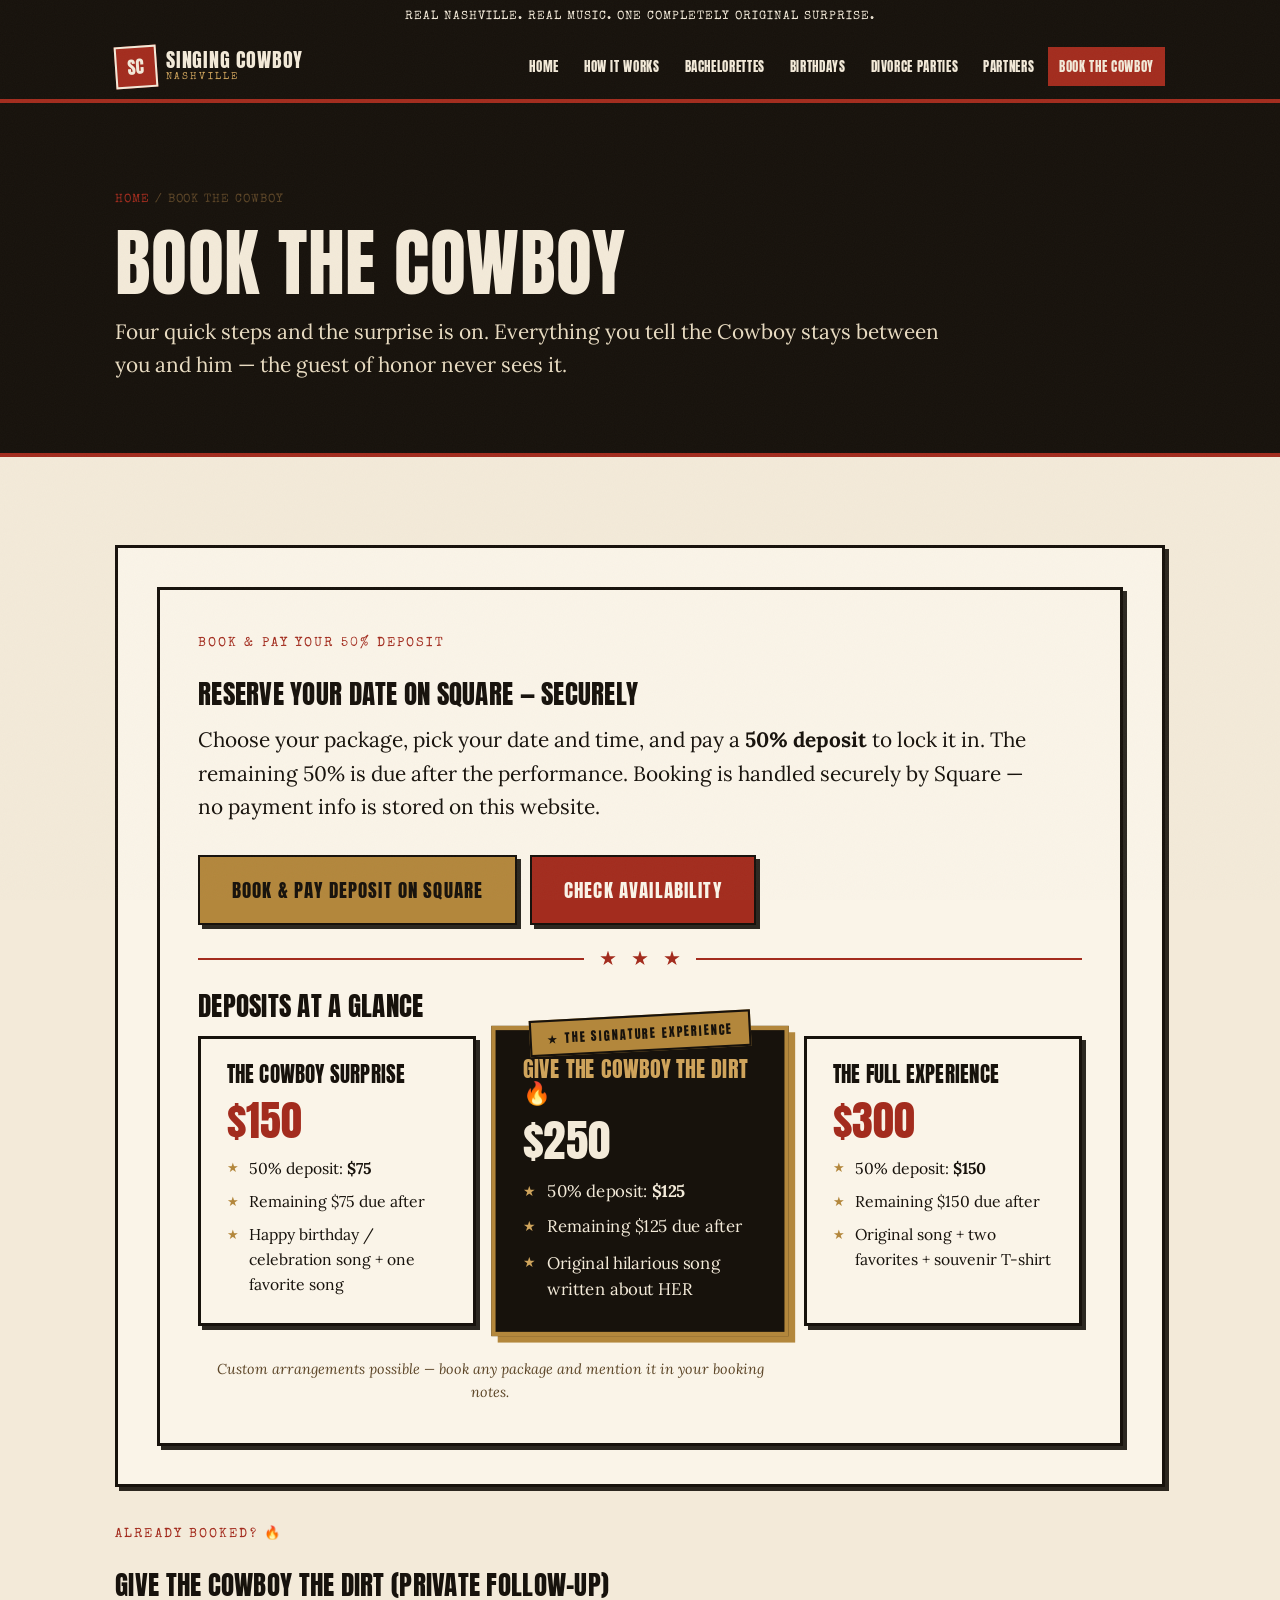
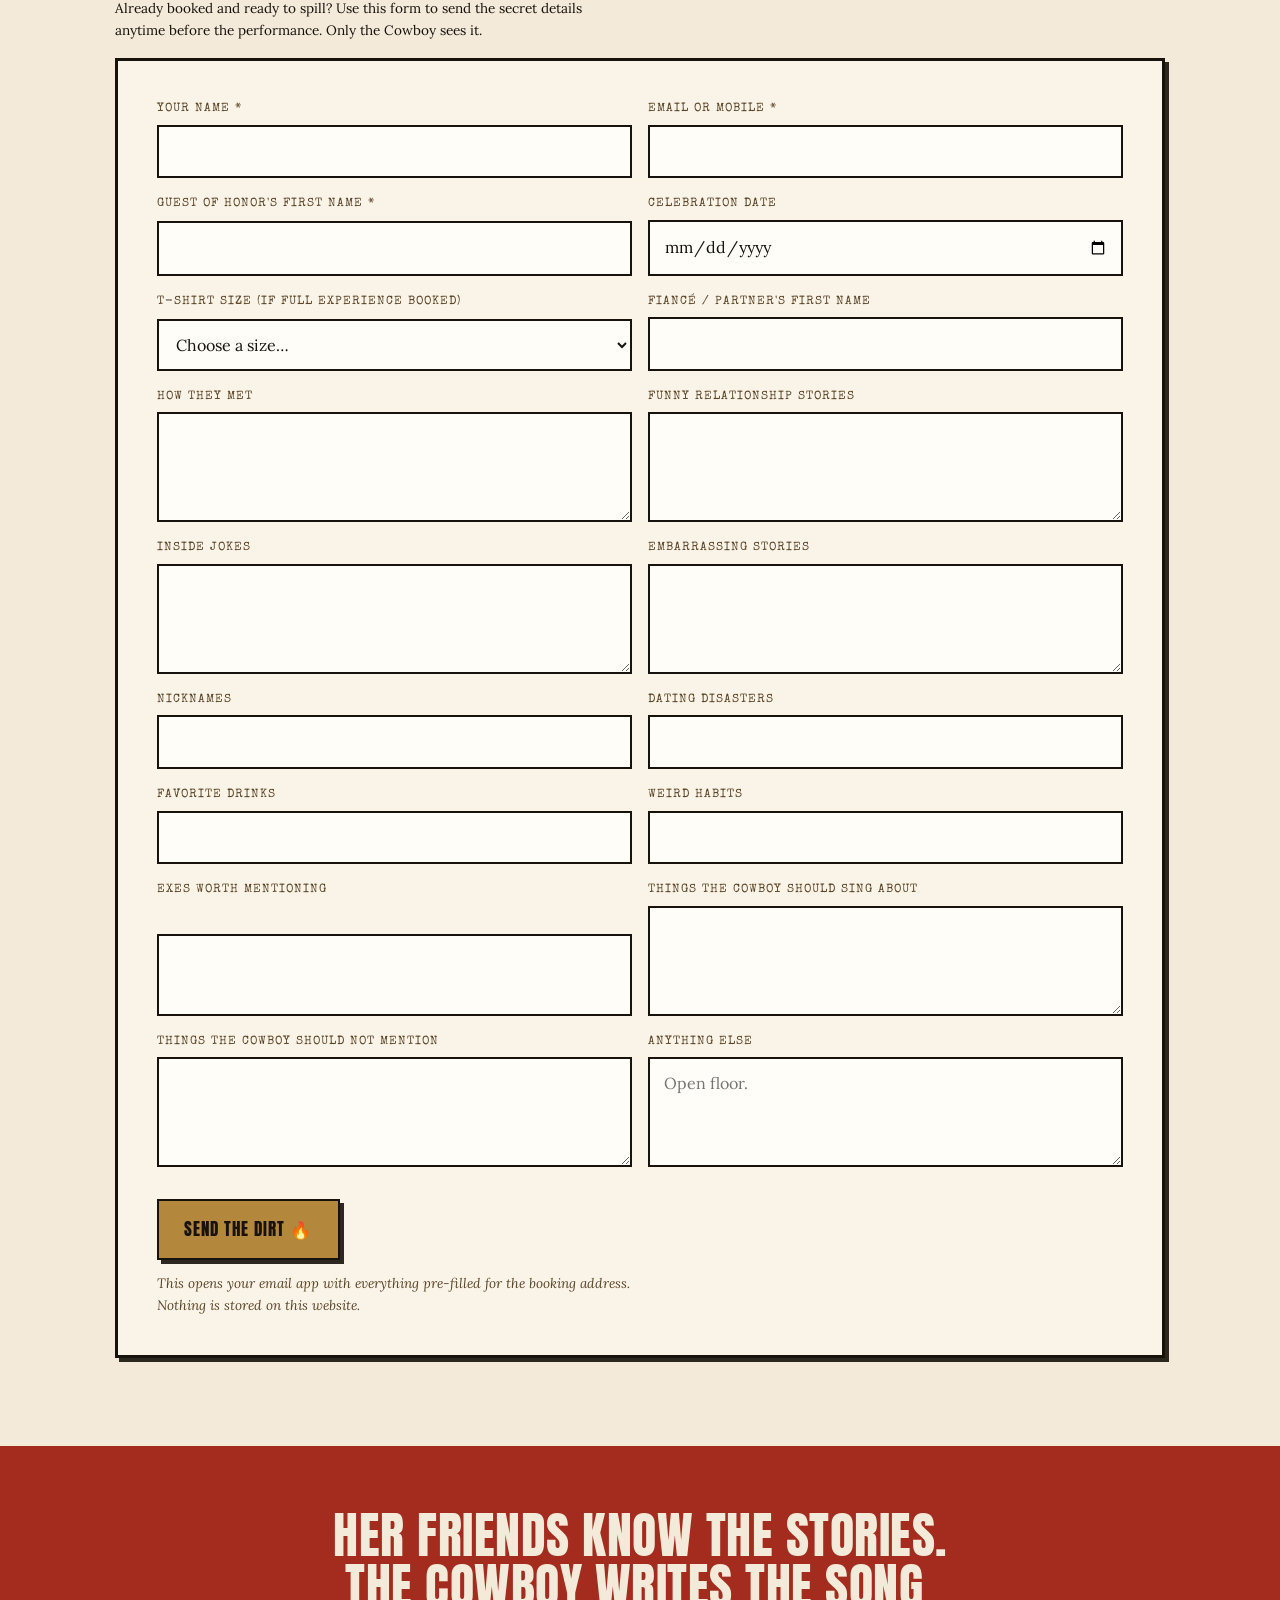
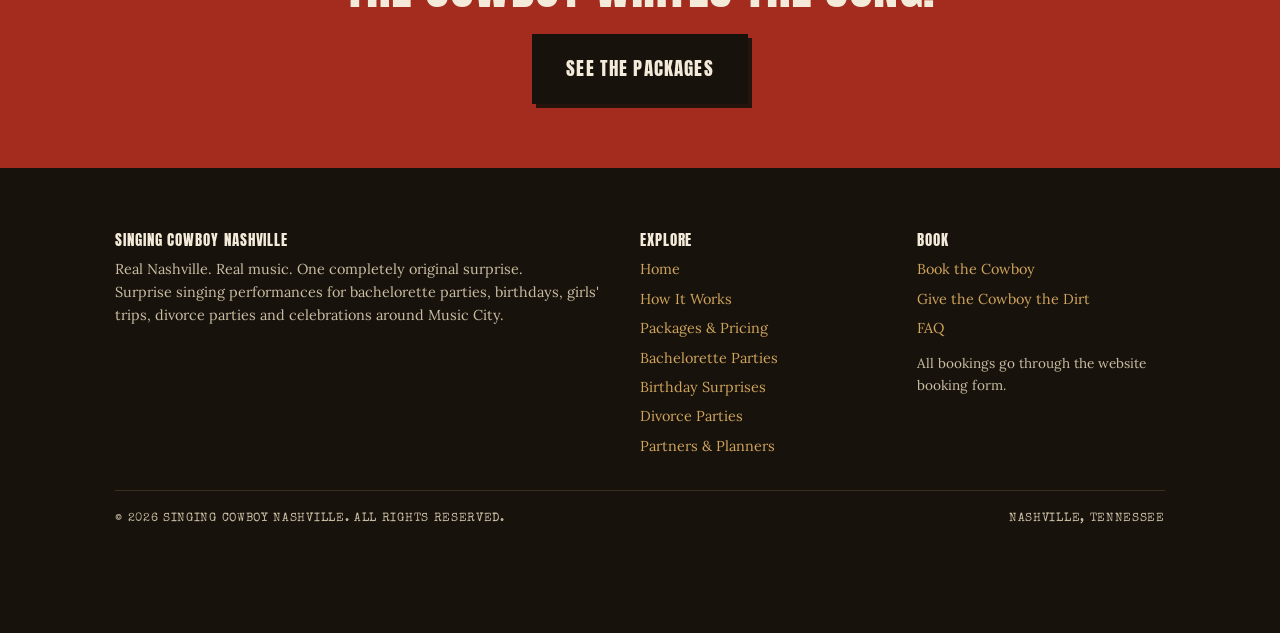
<file: book.html>
<!DOCTYPE html>
<html lang="en">
<head>
  <meta charset="UTF-8">
  <meta name="viewport" content="width=device-width, initial-scale=1.0">
  <title>Book the Cowboy | Singing Cowboy Nashville</title>
  <meta name="description" content="Book Singing Cowboy Nashville for a bachelorette party, birthday, girls' trip or divorce party. Choose your package, pick a date, and give the Cowboy the dirt — he turns it into an original song.">
  <meta name="robots" content="index, follow">
  <link rel="canonical" href="https://nashvillesingingcowboy-glitch.github.io/singing-cowboy-nashville/book.html">
  <meta property="og:type" content="website">
  <meta property="og:title" content="Book the Cowboy | Singing Cowboy Nashville">
  <meta property="og:description" content="Choose your surprise, pick a date, and give the Cowboy the dirt. He turns it into an original song.">
  <meta property="og:url" content="https://nashvillesingingcowboy-glitch.github.io/singing-cowboy-nashville/book.html">
  <meta property="og:image" content="https://nashvillesingingcowboy-glitch.github.io/singing-cowboy-nashville/images/cowboy-acoustic-guitar.jpg">
  <link rel="icon" type="image/svg+xml" href="favicon.svg">
  <link rel="preconnect" href="https://fonts.googleapis.com">
  <link rel="preconnect" href="https://fonts.gstatic.com" crossorigin>
  <link href="https://fonts.googleapis.com/css2?family=Anton&family=Lora:ital,wght@0,400;0,600;1,400&family=Special+Elite&display=swap" rel="stylesheet">
  <link rel="stylesheet" href="css/styles.css">
</head>
<body>
  <a class="skip-link" href="#main">Skip to content</a>

  <div class="topbar">Real Nashville. Real music. One completely original surprise.</div>

  <header class="header">
    <div class="header-inner">
      <a class="brand" href="index.html">
        <span class="brand-mark">SC</span>
        <span class="brand-name">Singing Cowboy<br><span>Nashville</span></span>
      </a>
      <nav class="nav" id="nav" aria-label="Main">
        <a href="index.html">Home</a>
        <a href="index.html#how-it-works">How It Works</a>
        <a href="nashville-bachelorette-party.html">Bachelorettes</a>
        <a href="nashville-birthday-surprise.html">Birthdays</a>
        <a href="nashville-divorce-party.html">Divorce Parties</a>
        <a href="partners.html">Partners</a>
        <a href="https://book.squareup.com/appointments/r848om0szdbemr/location/7GQ140QCMP3A4" class="nav-cta active" target="_blank" rel="noopener">Book the Cowboy</a>
      </nav>
      <button class="nav-toggle" aria-expanded="false" aria-controls="nav">Menu ☰</button>
    </div>
  </header>

  <main id="main">
    <section class="page-hero">
      <div class="container">
        <nav class="breadcrumb" aria-label="Breadcrumb">
          <a href="index.html">Home</a> / Book the Cowboy
        </nav>
        <h1 class="display mt-1">Book the Cowboy</h1>
        <p class="lead">Four quick steps and the surprise is on. Everything you tell the Cowboy stays between you and him — the guest of honor never sees it.</p>
      </div>
    </section>

    <section class="section">
      <div class="container">
        <div class="form-card">
          <!-- ======= BOOK & PAY DEPOSIT ON SQUARE ======= -->
        <div class="form-card">
          <span class="section-label">Book &amp; Pay Your 50% Deposit</span>
          <h3 class="mt-1">Reserve your date on Square — securely</h3>
          <p class="mt-1 lead">Choose your package, pick your date and time, and pay a <strong>50% deposit</strong> to lock it in. The remaining 50% is due after the performance. Booking is handled securely by Square — no payment info is stored on this website.</p>
          <div class="btn-row mt-2">
            <a class="btn btn-lg btn-gold" href="https://book.squareup.com/appointments/r848om0szdbemr/location/7GQ140QCMP3A4" target="_blank" rel="noopener">Book &amp; Pay Deposit on Square</a>
            <a class="btn btn-lg" href="https://book.squareup.com/appointments/r848om0szdbemr/location/7GQ140QCMP3A4" target="_blank" rel="noopener">Check Availability</a>
          </div>
          <div class="star-divider"><span class="star"></span><span class="star"></span><span class="star"></span></div>
          <h3 class="mt-1">Deposits at a glance</h3>
          <div class="packages-grid mt-1">
            <article class="pkg">
              <h3>The Cowboy Surprise</h3>
              <div class="pkg-price">$150</div>
              <ul><li>50% deposit: <strong>$75</strong></li><li>Remaining $75 due after</li><li>Happy birthday / celebration song + one favorite song</li></ul>
            </article>
            <article class="pkg pkg-popular">
              <span class="popular-tag">★ The Signature Experience</span>
              <h3>Give the Cowboy the Dirt 🔥</h3>
              <div class="pkg-price">$250</div>
              <ul><li>50% deposit: <strong>$125</strong></li><li>Remaining $125 due after</li><li>Original hilarious song written about HER</li></ul>
            </article>
            <article class="pkg">
              <h3>The Full Experience</h3>
              <div class="pkg-price">$300</div>
              <ul><li>50% deposit: <strong>$150</strong></li><li>Remaining $150 due after</li><li>Original song + two favorites + souvenir T-shirt</li></ul>
            </article>
          </div>
          <p class="pkg-note mt-2">Custom arrangements possible — book any package and mention it in your booking notes.</p>
        </div>
        </div>

        <!-- PRIVATE FOLLOW-UP DIRT FORM -->
        <div class="mt-2" id="dirt-later">
          <span class="section-label">Already booked? 🔥</span>
          <h3 class="mt-1">Give the Cowboy the Dirt (private follow-up)</h3>
          <p class="small">Already booked and ready to spill? Use this form to send the secret details anytime before the performance. Only the Cowboy sees it.</p>
          <div class="form-card mt-1">
            <form id="dirt-form" action="#" method="post" novalidate>
              <div class="form-grid">
                <div class="field">
                  <label for="fu-name">Your name *</label>
                  <input type="text" id="fu-name" name="fu-name" required>
                </div>
                <div class="field">
                  <label for="fu-contact">Email or mobile *</label>
                  <input type="text" id="fu-contact" name="fu-contact" required>
                </div>
                <div class="field">
                  <label for="fu-guest">Guest of honor's first name *</label>
                  <input type="text" id="fu-guest" name="fu-guest" required>
                </div>
                <div class="field">
                  <label for="fu-date">Celebration date</label>
                  <input type="date" id="fu-date" name="fu-date">
                </div>
                <div class="field">
                  <label for="fu-tshirt">T-shirt size (if Full Experience booked)</label>
                  <select id="fu-tshirt" name="fu-tshirt">
                    <option value="">Choose a size…</option>
                    <option>XS</option>
                    <option>S</option>
                    <option>M</option>
                    <option>L</option>
                    <option>XL</option>
                    <option>2XL</option>
                    <option>3XL</option>
                  </select>
                </div>
                <div class="field">
                  <label for="fu-partner">Fiancé / partner's first name</label>
                  <input type="text" id="fu-partner" name="fu-partner">
                </div>
                <div class="field">
                  <label for="fu-meet">How they met</label>
                  <textarea id="fu-meet" name="fu-meet"></textarea>
                </div>
                <div class="field">
                  <label for="fu-stories">Funny relationship stories</label>
                  <textarea id="fu-stories" name="fu-stories"></textarea>
                </div>
                <div class="field">
                  <label for="fu-jokes">Inside jokes</label>
                  <textarea id="fu-jokes" name="fu-jokes"></textarea>
                </div>
                <div class="field">
                  <label for="fu-embarrassing">Embarrassing stories</label>
                  <textarea id="fu-embarrassing" name="fu-embarrassing"></textarea>
                </div>
                <div class="field">
                  <label for="fu-nicknames">Nicknames</label>
                  <input type="text" id="fu-nicknames" name="fu-nicknames">
                </div>
                <div class="field">
                  <label for="fu-disasters">Dating disasters</label>
                  <input type="text" id="fu-disasters" name="fu-disasters">
                </div>
                <div class="field">
                  <label for="fu-drinks">Favorite drinks</label>
                  <input type="text" id="fu-drinks" name="fu-drinks">
                </div>
                <div class="field">
                  <label for="fu-habits">Weird habits</label>
                  <input type="text" id="fu-habits" name="fu-habits">
                </div>
                <div class="field">
                  <label for="fu-exes">Exes worth mentioning</label>
                  <input type="text" id="fu-exes" name="fu-exes">
                </div>
                <div class="field">
                  <label for="fu-should">Things the Cowboy SHOULD sing about</label>
                  <textarea id="fu-should" name="fu-should"></textarea>
                </div>
                <div class="field">
                  <label for="fu-shouldnot">Things the Cowboy should NOT mention</label>
                  <textarea id="fu-shouldnot" name="fu-shouldnot"></textarea>
                </div>
                <div class="field">
                  <label for="fu-anything">Anything else</label>
                  <textarea id="fu-anything" name="fu-anything" placeholder="Open floor."></textarea>
                </div>
              </div>
              <div class="btn-row mt-2">
                <button type="submit" class="btn btn-gold">Send the Dirt 🔥</button>
              </div>
              <p class="form-note">This opens your email app with everything pre-filled for the booking address. Nothing is stored on this website.</p>
            </form>
          </div>
        </div>
      </div>
    </section>

    <section class="banner">
      <h2>Her friends know the stories.<br>The Cowboy writes the song.</h2>
      <div class="btn-row">
        <a class="btn btn-lg btn-black" href="index.html#packages">See the Packages</a>
      </div>
    </section>
  </main>

  <footer class="footer">
    <div class="container">
      <div class="footer-grid">
        <div>
          <h4>Singing Cowboy Nashville</h4>
          <p>Real Nashville. Real music. One completely original surprise.<br>Surprise singing performances for bachelorette parties, birthdays, girls' trips, divorce parties and celebrations around Music City.</p>
        </div>
        <div>
          <h4>Explore</h4>
          <ul>
            <li><a href="index.html">Home</a></li>
            <li><a href="index.html#how-it-works">How It Works</a></li>
            <li><a href="index.html#packages">Packages &amp; Pricing</a></li>
            <li><a href="nashville-bachelorette-party.html">Bachelorette Parties</a></li>
            <li><a href="nashville-birthday-surprise.html">Birthday Surprises</a></li>
            <li><a href="nashville-divorce-party.html">Divorce Parties</a></li>
            <li><a href="partners.html">Partners &amp; Planners</a></li>
          </ul>
        </div>
        <div>
          <h4>Book</h4>
          <ul>
            <li><a href="https://book.squareup.com/appointments/r848om0szdbemr/location/7GQ140QCMP3A4" target="_blank" rel="noopener">Book the Cowboy</a></li>
            <li><a href="book.html#dirt-later">Give the Cowboy the Dirt</a></li>
            <li><a href="index.html#faq">FAQ</a></li>
          </ul>
          <p class="small" style="margin-top:0.8rem;">All bookings go through the website booking form.</p>
        </div>
      </div>
      <div class="footer-bottom">
        <span>© <span data-year>2026</span> Singing Cowboy Nashville. All rights reserved.</span>
        <span>Nashville, Tennessee</span>
      </div>
    </div>
  </footer>

  <div class="mobile-cta">
    <a class="m-cta-book" href="https://book.squareup.com/appointments/r848om0szdbemr/location/7GQ140QCMP3A4" target="_blank" rel="noopener">Book the Cowboy</a>
    <a class="m-cta-call" href="#dirt-later">Give the Dirt</a>
  </div>

  <script src="js/main.js"></script>
</body>
</html>
</file>
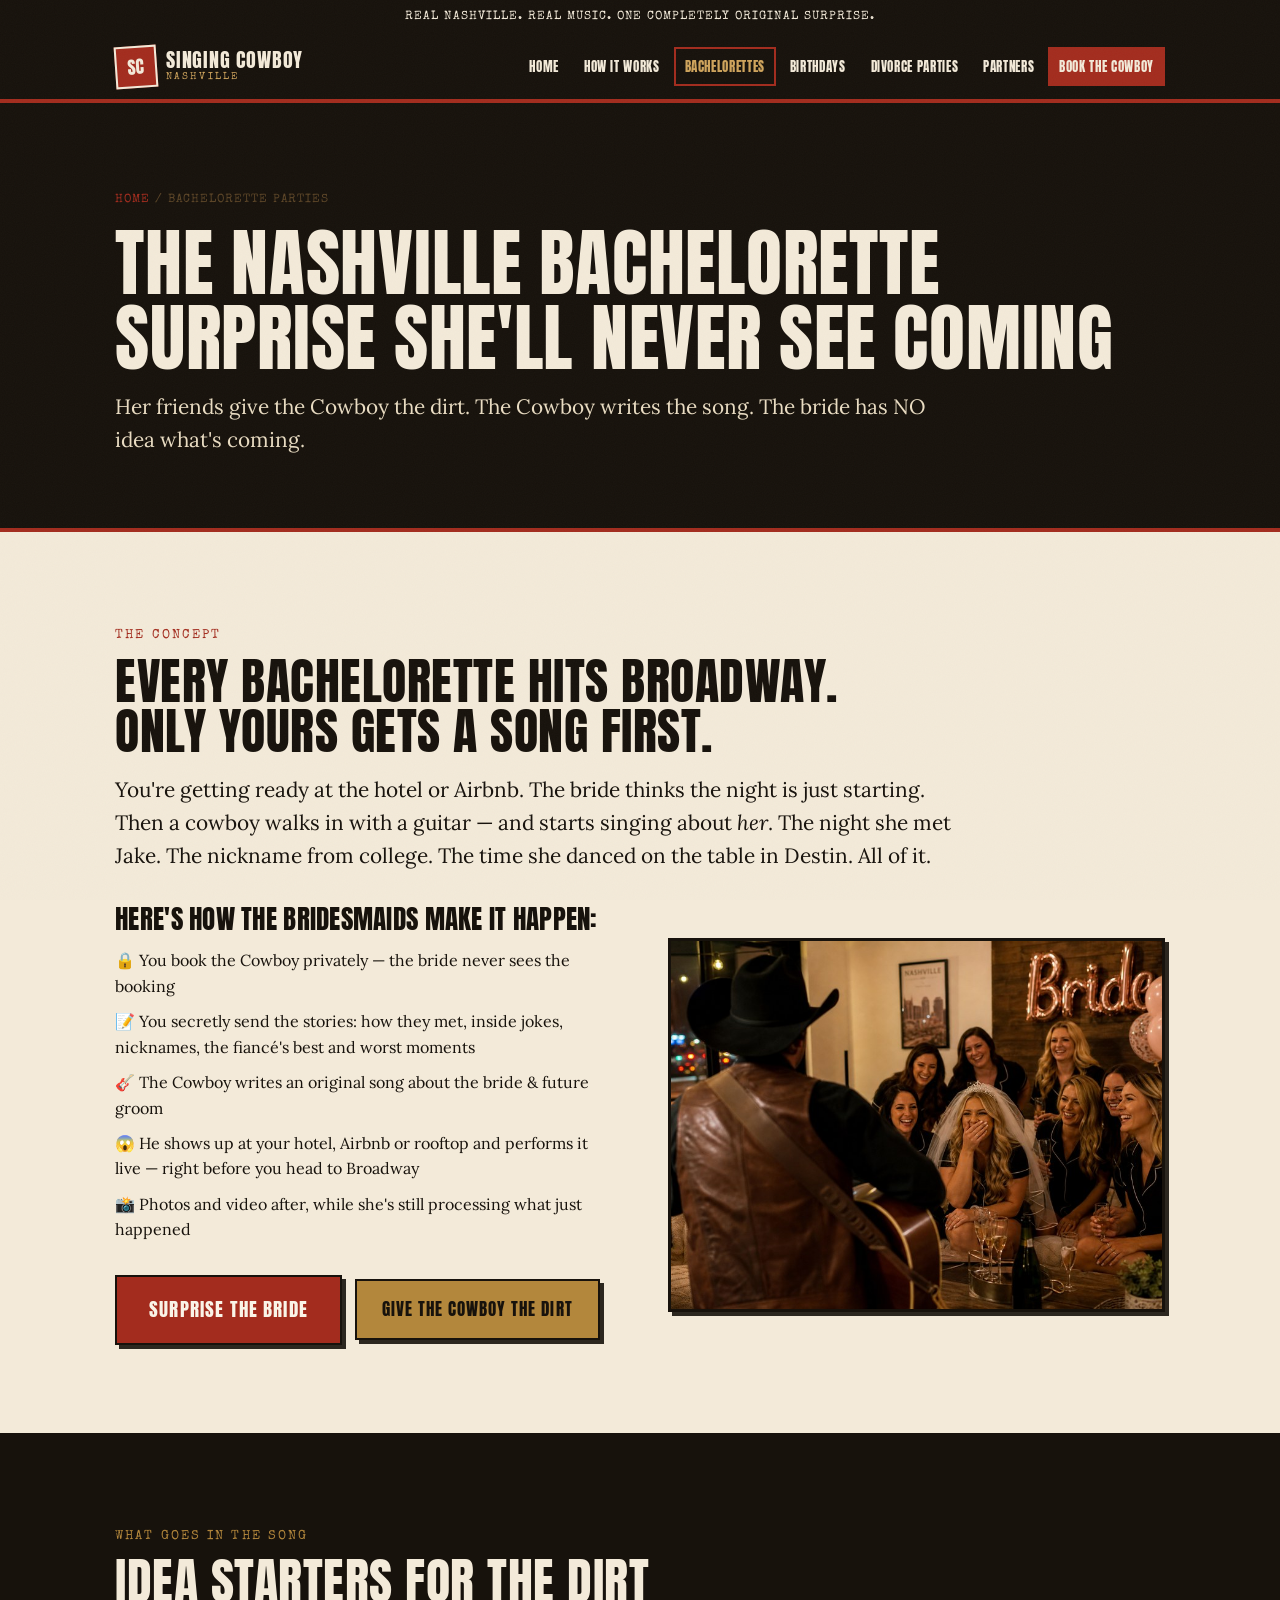
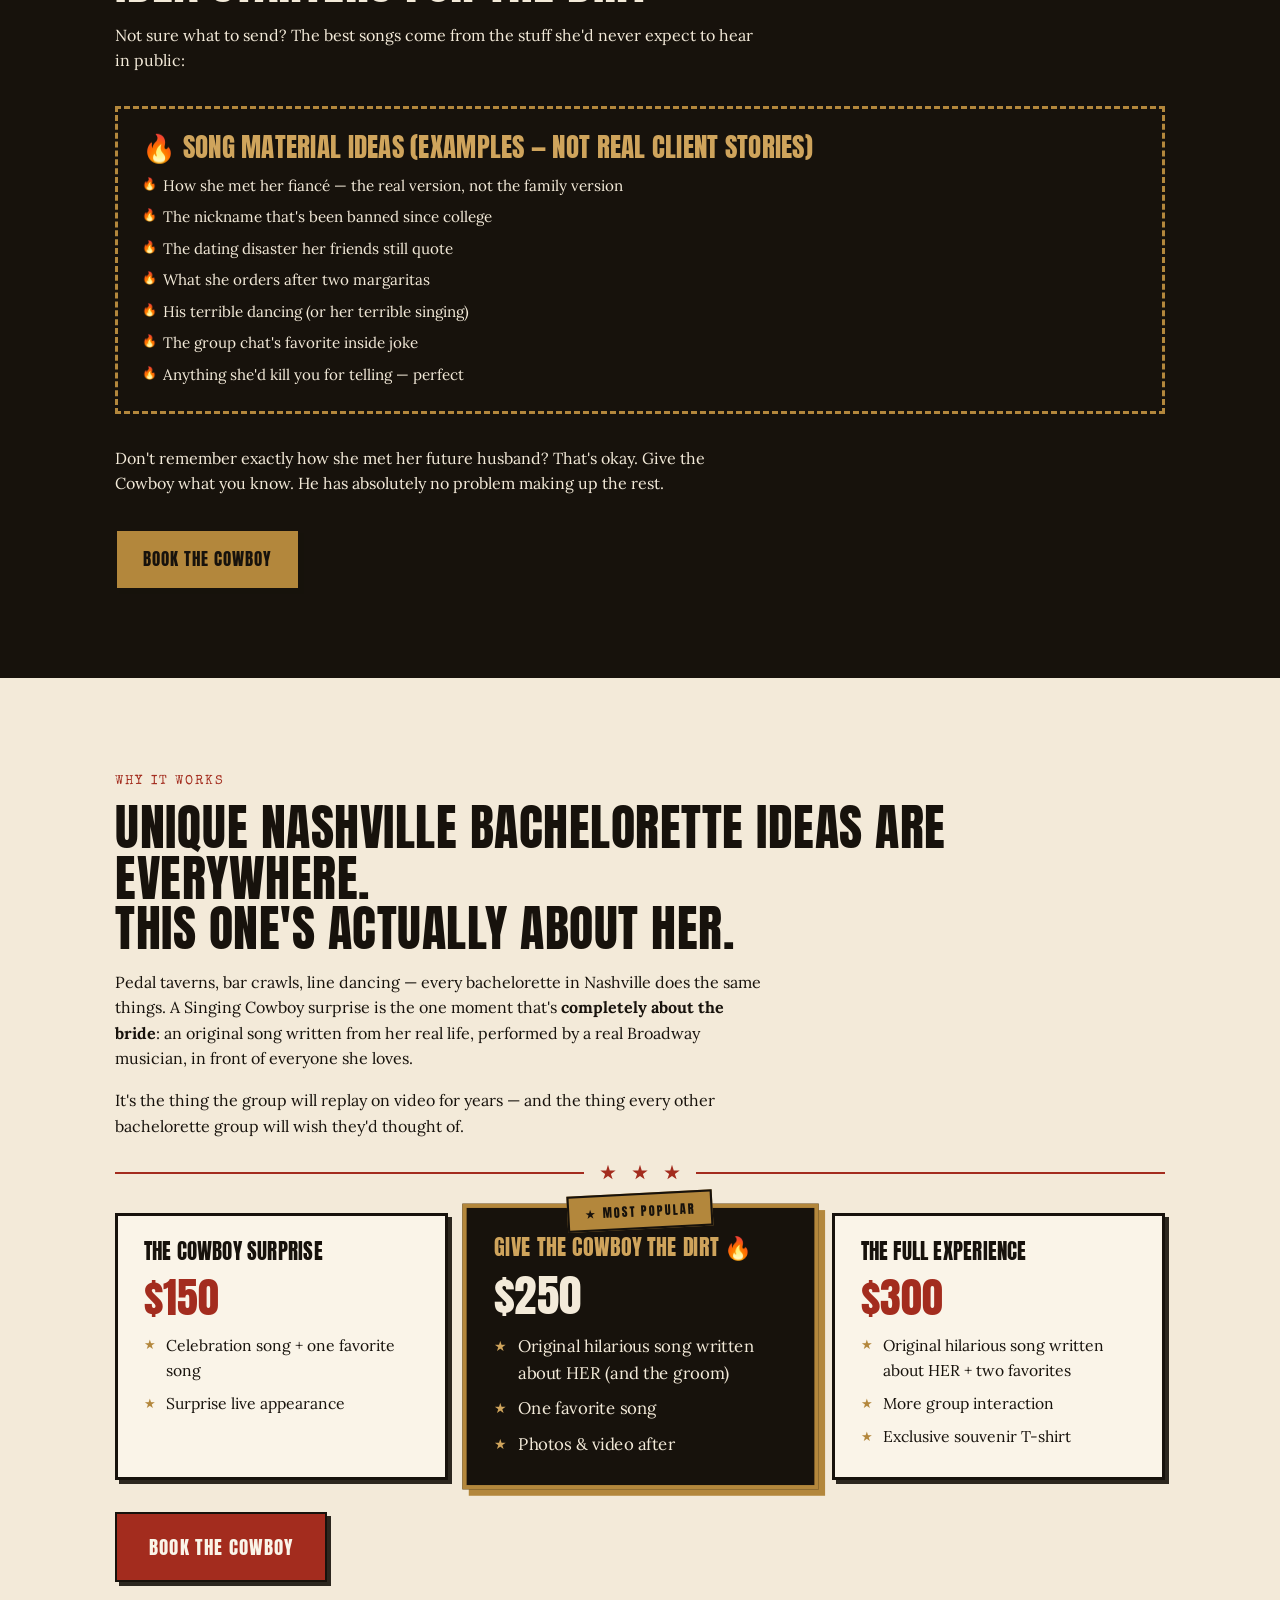
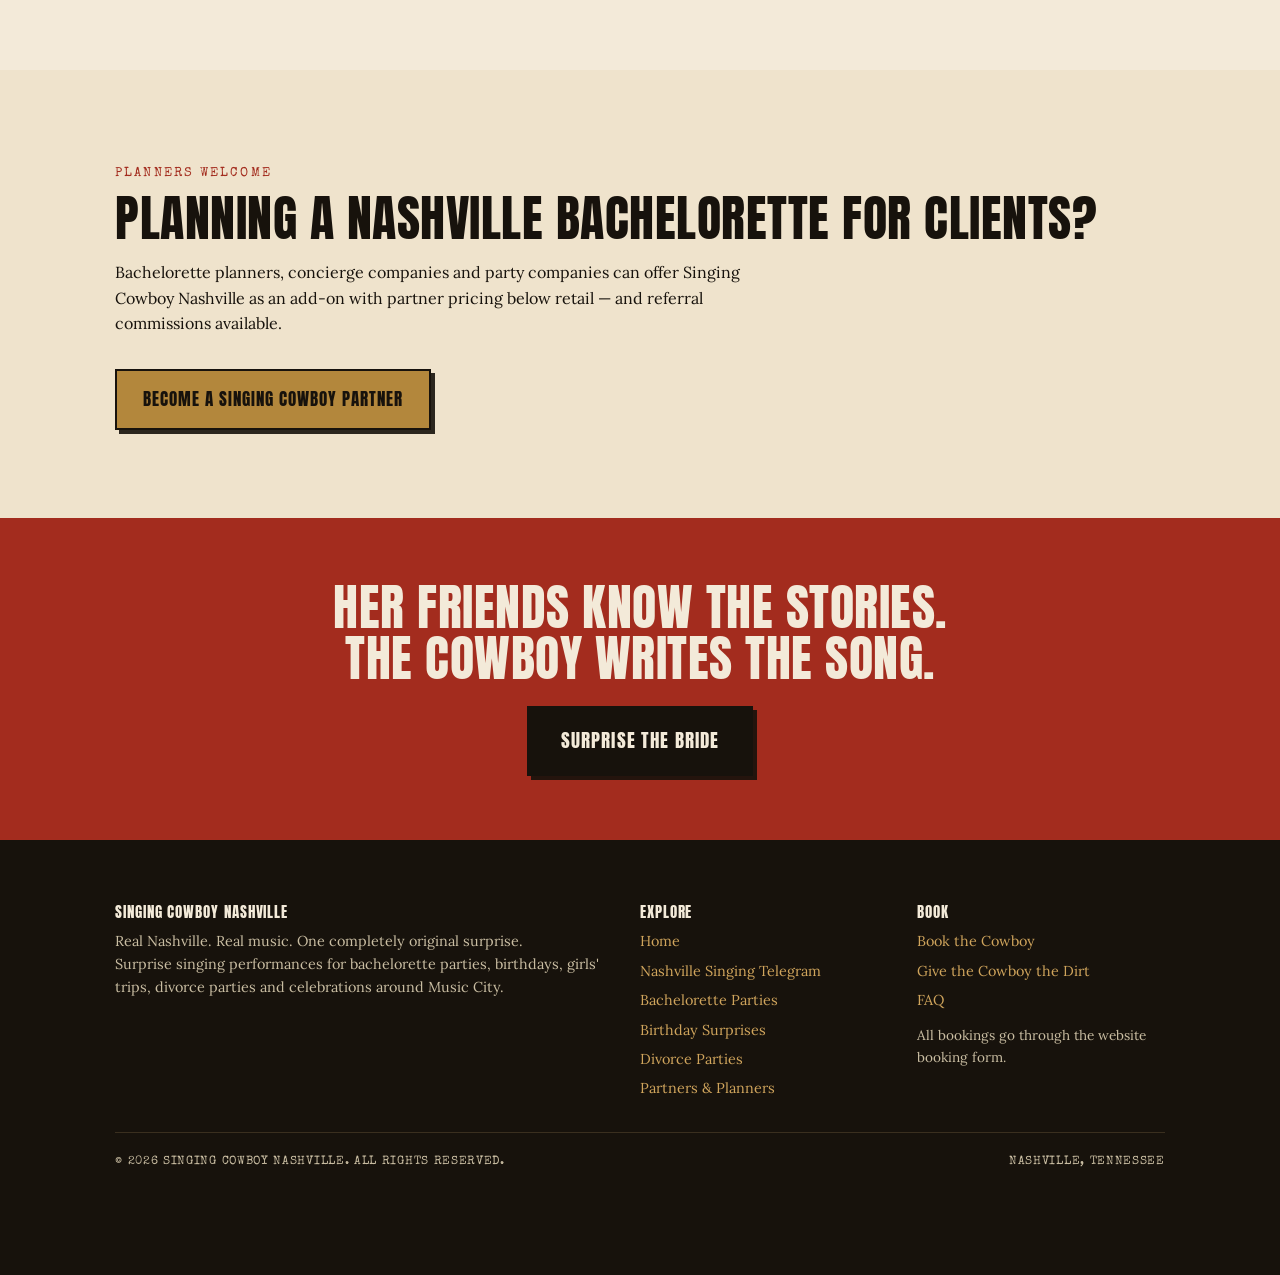
<file: nashville-bachelorette-party.html>
<!DOCTYPE html>
<html lang="en">
<head>
  <meta charset="UTF-8">
  <meta name="viewport" content="width=device-width, initial-scale=1.0">
  <title>Nashville Bachelorette Party Surprise | Singing Cowboy Nashville — An Original Song About the Bride</title>
  <meta name="description" content="The most unique Nashville bachelorette idea: her friends secretly give a real Broadway musician the stories, he writes an original song about the bride and groom, and he performs it live before you hit Broadway.">
  <link rel="canonical" href="https://nashvillesingingcowboy-glitch.github.io/singing-cowboy-nashville/nashville-bachelorette-party.html">
  <meta property="og:type" content="website">
  <meta property="og:title" content="Nashville Bachelorette Surprise — An Original Song About the Bride">
  <meta property="og:description" content="Her friends give the Cowboy the dirt. The Cowboy writes the song. The bride has no idea what's coming.">
  <meta property="og:url" content="https://nashvillesingingcowboy-glitch.github.io/singing-cowboy-nashville/nashville-bachelorette-party.html">
  <meta property="og:image" content="https://nashvillesingingcowboy-glitch.github.io/singing-cowboy-nashville/images/singing-cowboy-bachelorette.jpg">
  <link rel="icon" type="image/svg+xml" href="favicon.svg">
  <link rel="preconnect" href="https://fonts.googleapis.com">
  <link rel="preconnect" href="https://fonts.gstatic.com" crossorigin>
  <link href="https://fonts.googleapis.com/css2?family=Anton&family=Lora:ital,wght@0,400;0,600;1,400&family=Special+Elite&display=swap" rel="stylesheet">
  <link rel="stylesheet" href="css/styles.css">
  <script type="application/ld+json">
  {
    "@context": "https://schema.org",
    "@type": "Service",
    "serviceType": "Bachelorette Party Entertainment",
    "provider": {
      "@type": "EntertainmentBusiness",
      "name": "Singing Cowboy Nashville",
      "url": "https://nashvillesingingcowboy-glitch.github.io/singing-cowboy-nashville/",
      "address": { "@type": "PostalAddress", "addressLocality": "Nashville", "addressRegion": "TN", "addressCountry": "US" },
      "areaServed": "Nashville, Tennessee"
    },
    "areaServed": "Nashville, Tennessee",
    "description": "Surprise bachelorette party entertainment: an original song about the bride and groom, written from secrets her friends provide and performed live by a real Nashville musician."
  }
  </script>
</head>
<body>
  <a class="skip-link" href="#main">Skip to content</a>

  <div class="topbar">Real Nashville. Real music. One completely original surprise.</div>

  <header class="header">
    <div class="header-inner">
      <a class="brand" href="index.html">
        <span class="brand-mark">SC</span>
        <span class="brand-name">Singing Cowboy<br><span>Nashville</span></span>
      </a>
      <nav class="nav" id="nav" aria-label="Main">
        <a href="index.html">Home</a>
        <a href="index.html#how-it-works">How It Works</a>
        <a href="nashville-bachelorette-party.html" class="active">Bachelorettes</a>
        <a href="nashville-birthday-surprise.html">Birthdays</a>
        <a href="nashville-divorce-party.html">Divorce Parties</a>
        <a href="partners.html">Partners</a>
        <a href="https://book.squareup.com/appointments/r848om0szdbemr/location/7GQ140QCMP3A4" target="_blank" rel="noopener" class="nav-cta">Book the Cowboy</a>
      </nav>
      <button class="nav-toggle" aria-expanded="false" aria-controls="nav">Menu ☰</button>
    </div>
  </header>

  <main id="main">
    <section class="page-hero">
      <div class="container">
        <nav class="breadcrumb" aria-label="Breadcrumb">
          <a href="index.html">Home</a> / Bachelorette Parties
        </nav>
        <h1 class="display mt-1">The Nashville bachelorette surprise she'll never see coming</h1>
        <p class="lead">Her friends give the Cowboy the dirt. The Cowboy writes the song. The bride has NO idea what's coming.</p>
      </div>
    </section>

    <section class="section">
      <div class="container">
        <span class="section-label">The Concept</span>
        <h2>Every bachelorette hits Broadway.<br>Only yours gets a song first.</h2>
        <p class="mt-1 lead">You're getting ready at the hotel or Airbnb. The bride thinks the night is just starting. Then a cowboy walks in with a guitar — and starts singing about <em>her</em>. The night she met Jake. The nickname from college. The time she danced on the table in Destin. All of it.</p>
        <div class="split mt-2">
          <div>
            <h3>Here's how the bridesmaids make it happen:</h3>
            <ul class="mt-1" style="display:grid;gap:0.6rem;">
              <li>🔒 You book the Cowboy privately — the bride never sees the booking</li>
              <li>📝 You secretly send the stories: how they met, inside jokes, nicknames, the fiancé's best and worst moments</li>
              <li>🎸 The Cowboy writes an original song about the bride &amp; future groom</li>
              <li>😱 He shows up at your hotel, Airbnb or rooftop and performs it live — right before you head to Broadway</li>
              <li>📸 Photos and video after, while she's still processing what just happened</li>
            </ul>
            <div class="btn-row mt-2">
              <a class="btn btn-lg" href="https://book.squareup.com/appointments/r848om0szdbemr/location/7GQ140QCMP3A4" target="_blank" rel="noopener">Surprise the Bride</a>
              <a class="btn btn-gold" href="book.html#dirt-later">Give the Cowboy the Dirt</a>
            </div>
          </div>
          <div>
            <img src="images/singing-cowboy-bachelorette.jpg" alt="The Singing Cowboy surprising a bachelorette party with an original song in their Nashville hotel" width="800" height="600" loading="lazy">
          </div>
        </div>
      </div>
    </section>

    <section class="section section-dark">
      <div class="container">
        <span class="section-label gold">What Goes in the Song</span>
        <h2>Idea starters for the dirt</h2>
        <p class="mt-1">Not sure what to send? The best songs come from the stuff she'd never expect to hear in public:</p>
        <div class="dirt-box mt-2">
          <h3>🔥 Song material ideas (examples — not real client stories)</h3>
          <ul>
            <li>How she met her fiancé — the real version, not the family version</li>
            <li>The nickname that's been banned since college</li>
            <li>The dating disaster her friends still quote</li>
            <li>What she orders after two margaritas</li>
            <li>His terrible dancing (or her terrible singing)</li>
            <li>The group chat's favorite inside joke</li>
            <li>Anything she'd kill you for telling — perfect</li>
          </ul>
        </div>
        <p class="mt-2">Don't remember exactly how she met her future husband? That's okay. Give the Cowboy what you know. He has absolutely no problem making up the rest.</p>
        <div class="btn-row mt-2">
          <a class="btn btn-gold" href="https://book.squareup.com/appointments/r848om0szdbemr/location/7GQ140QCMP3A4" target="_blank" rel="noopener">Book the Cowboy</a>
        </div>
      </div>
    </section>

    <section class="section">
      <div class="container">
        <span class="section-label">Why It Works</span>
        <h2>Unique Nashville bachelorette ideas are everywhere.<br>This one's actually about her.</h2>
        <p class="mt-1">Pedal taverns, bar crawls, line dancing — every bachelorette in Nashville does the same things. A Singing Cowboy surprise is the one moment that's <strong>completely about the bride</strong>: an original song written from her real life, performed by a real Broadway musician, in front of everyone she loves.</p>
        <p class="mt-1">It's the thing the group will replay on video for years — and the thing every other bachelorette group will wish they'd thought of.</p>
        <div class="star-divider"><span class="star"></span><span class="star"></span><span class="star"></span></div>
        <div class="packages-grid">
          <article class="pkg">
            <h3>The Cowboy Surprise</h3>
            <div class="pkg-price">$150</div>
            <ul><li>Celebration song + one favorite song</li><li>Surprise live appearance</li></ul>
          </article>
          <article class="pkg pkg-popular">
            <span class="popular-tag">★ Most Popular</span>
            <h3>Give the Cowboy the Dirt 🔥</h3>
            <div class="pkg-price">$250</div>
            <ul><li>Original hilarious song written about HER (and the groom)</li><li>One favorite song</li><li>Photos &amp; video after</li></ul>
          </article>
          <article class="pkg">
            <h3>The Full Experience</h3>
            <div class="pkg-price">$300</div>
            <ul><li>Original hilarious song written about HER + two favorites</li><li>More group interaction</li><li>Exclusive souvenir T-shirt</li></ul>
          </article>
        </div>
        <div class="btn-row mt-2">
          <a class="btn btn-lg" href="https://book.squareup.com/appointments/r848om0szdbemr/location/7GQ140QCMP3A4" target="_blank" rel="noopener">Book the Cowboy</a>
        </div>
      </div>
    </section>

    <section class="section section-paper">
      <div class="container">
        <span class="section-label">Planners Welcome</span>
        <h2>Planning a Nashville bachelorette for clients?</h2>
        <p class="mt-1">Bachelorette planners, concierge companies and party companies can offer Singing Cowboy Nashville as an add-on with partner pricing below retail — and referral commissions available.</p>
        <div class="btn-row mt-2">
          <a class="btn btn-gold" href="partners.html">Become a Singing Cowboy Partner</a>
        </div>
      </div>
    </section>

    <section class="banner">
      <h2>Her friends know the stories.<br>The Cowboy writes the song.</h2>
      <div class="btn-row">
        <a class="btn btn-lg btn-black" href="https://book.squareup.com/appointments/r848om0szdbemr/location/7GQ140QCMP3A4" target="_blank" rel="noopener">Surprise the Bride</a>
      </div>
    </section>
  </main>

  <footer class="footer">
    <div class="container">
      <div class="footer-grid">
        <div>
          <h4>Singing Cowboy Nashville</h4>
          <p>Real Nashville. Real music. One completely original surprise.<br>Surprise singing performances for bachelorette parties, birthdays, girls' trips, divorce parties and celebrations around Music City.</p>
        </div>
        <div>
          <h4>Explore</h4>
          <ul>
            <li><a href="index.html">Home</a></li>
            <li><a href="nashville-singing-telegram.html">Nashville Singing Telegram</a></li>
            <li><a href="nashville-bachelorette-party.html">Bachelorette Parties</a></li>
            <li><a href="nashville-birthday-surprise.html">Birthday Surprises</a></li>
            <li><a href="nashville-divorce-party.html">Divorce Parties</a></li>
            <li><a href="partners.html">Partners &amp; Planners</a></li>
          </ul>
        </div>
        <div>
          <h4>Book</h4>
          <ul>
            <li><a href="https://book.squareup.com/appointments/r848om0szdbemr/location/7GQ140QCMP3A4" target="_blank" rel="noopener">Book the Cowboy</a></li>
            <li><a href="book.html#dirt-later">Give the Cowboy the Dirt</a></li>
            <li><a href="index.html#faq">FAQ</a></li>
          </ul>
          <p class="small" style="margin-top:0.8rem;">All bookings go through the website booking form.</p>
        </div>
      </div>
      <div class="footer-bottom">
        <span>© <span data-year>2026</span> Singing Cowboy Nashville. All rights reserved.</span>
        <span>Nashville, Tennessee</span>
      </div>
    </div>
  </footer>

  <div class="mobile-cta">
    <a class="m-cta-book" href="https://book.squareup.com/appointments/r848om0szdbemr/location/7GQ140QCMP3A4" target="_blank" rel="noopener">Surprise the Bride</a>
    <a class="m-cta-call" href="book.html#dirt-later">Give the Dirt</a>
  </div>

  <script src="js/main.js"></script>
</body>
</html>
</file>
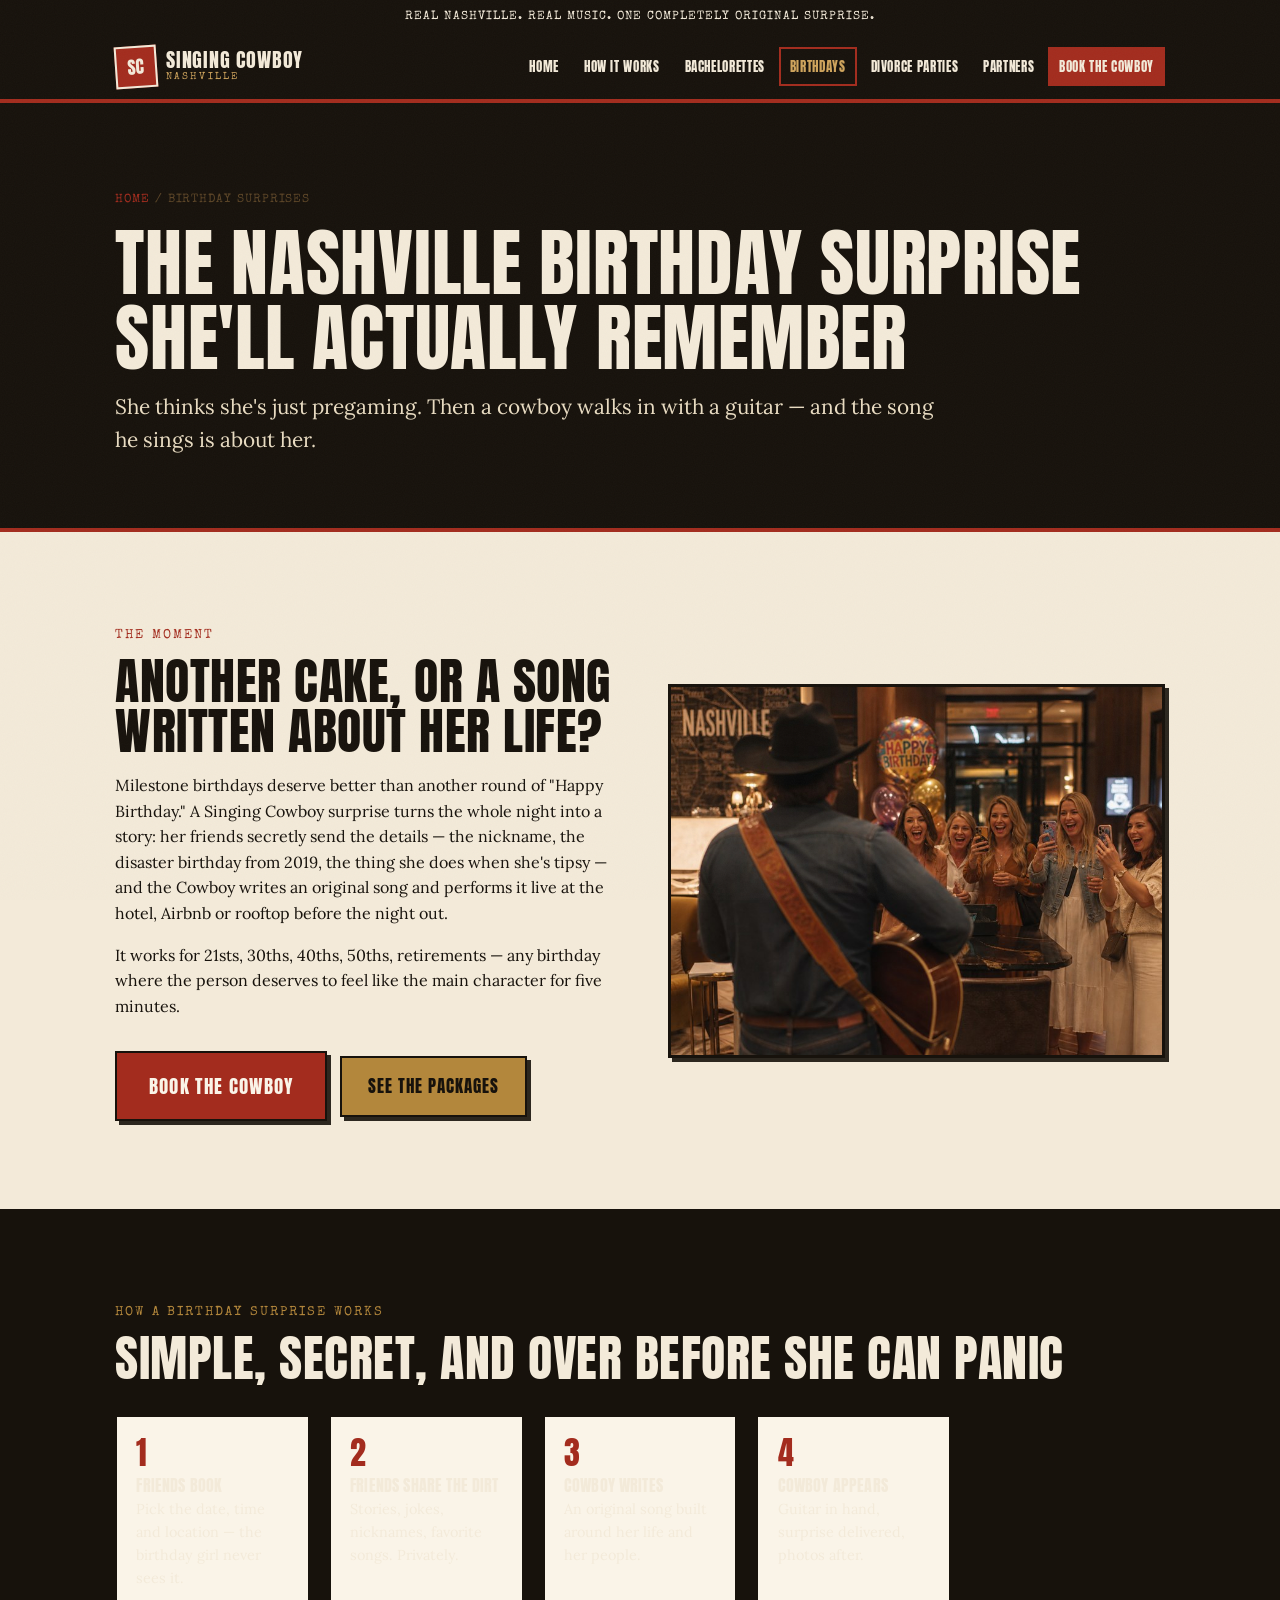
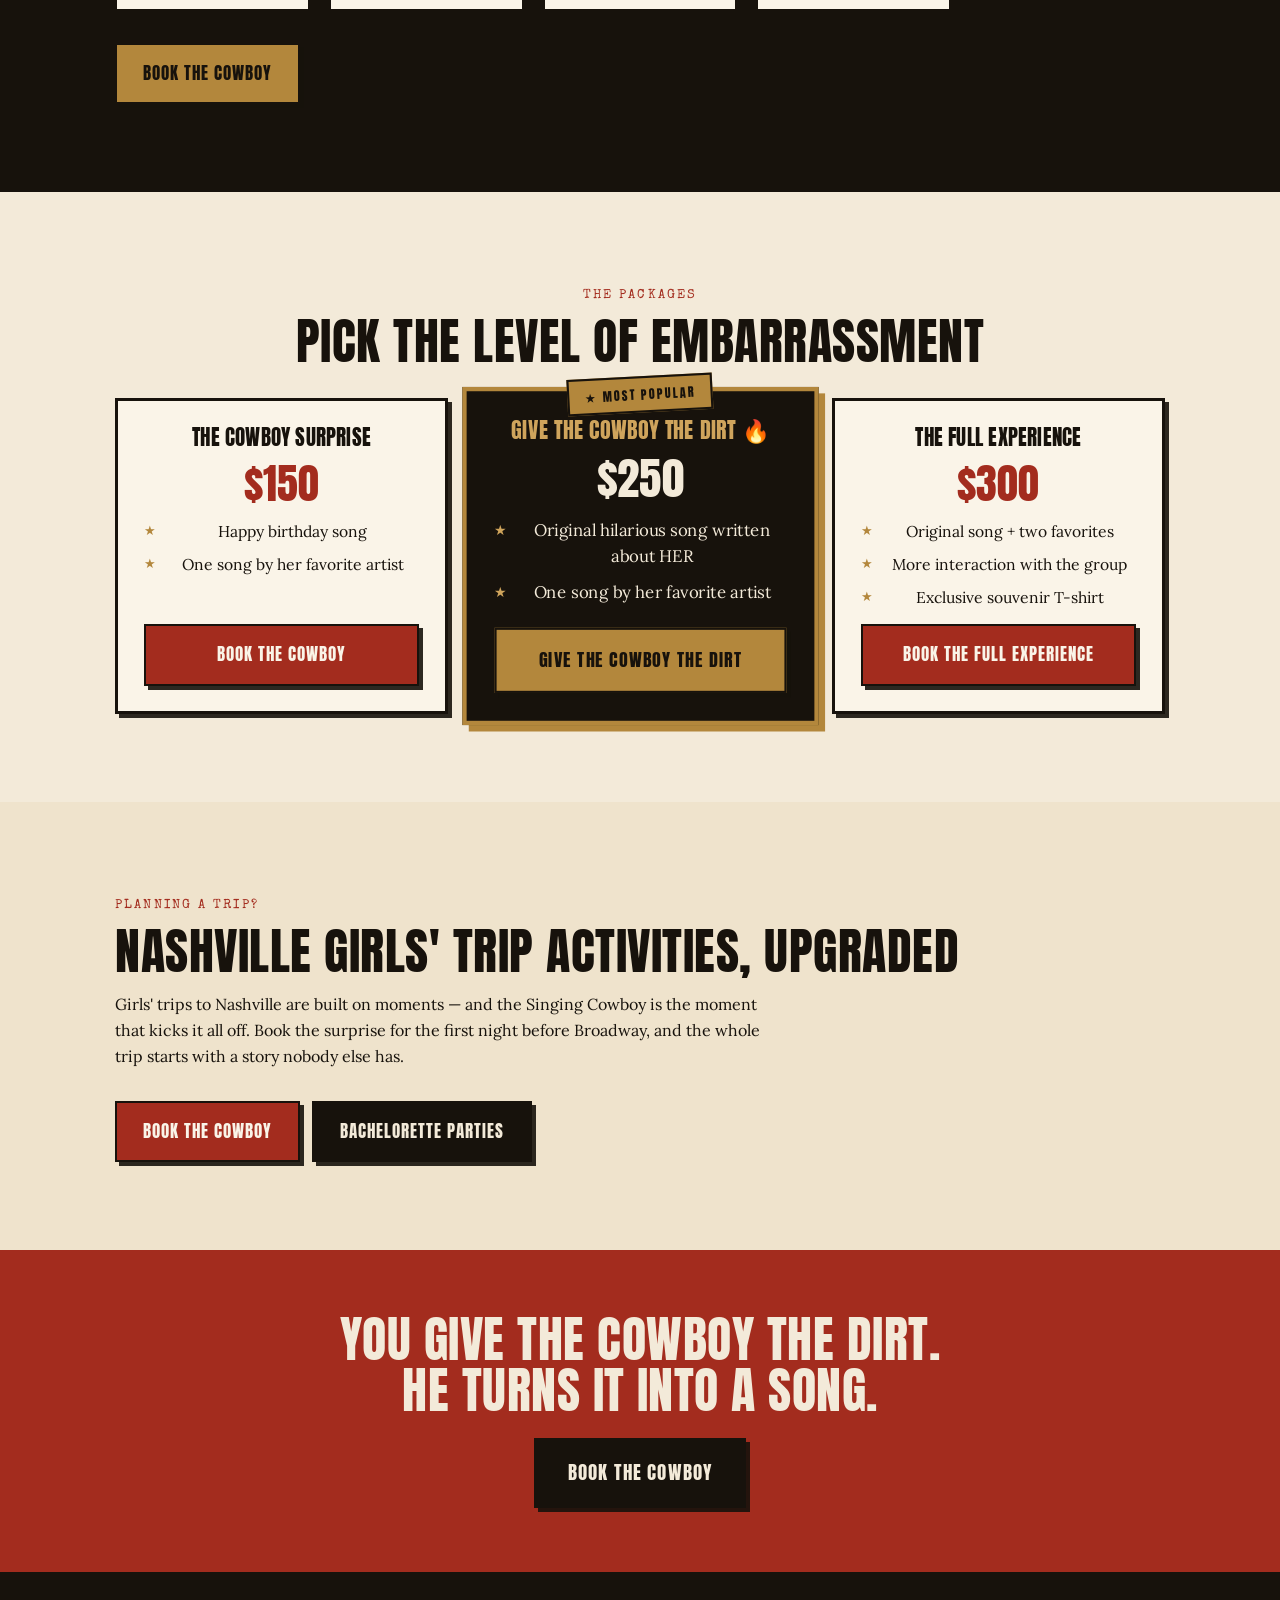
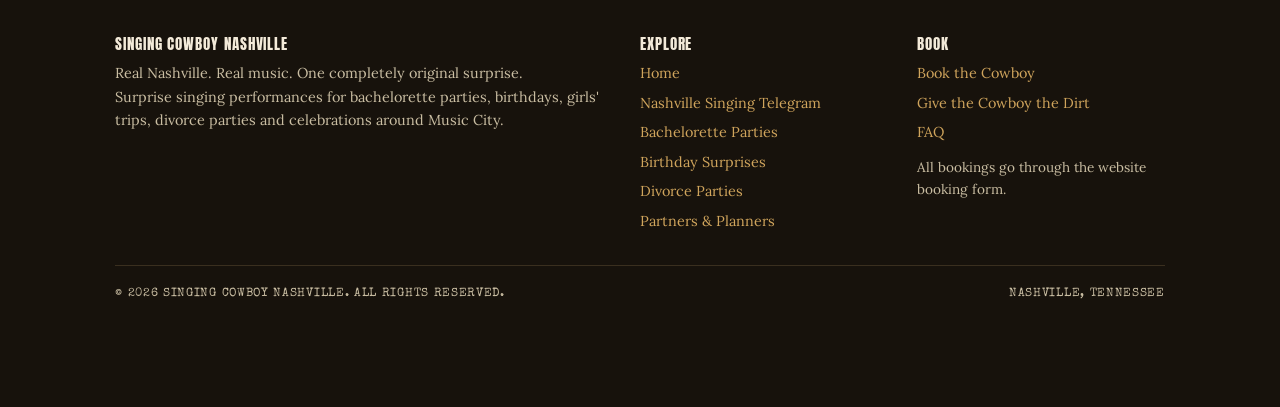
<file: nashville-birthday-surprise.html>
<!DOCTYPE html>
<html lang="en">
<head>
  <meta charset="UTF-8">
  <meta name="viewport" content="width=device-width, initial-scale=1.0">
  <title>Nashville Birthday Surprise | Singing Cowboy Nashville — A Live Original Song for the Birthday Girl</title>
  <meta name="description" content="Looking for a unique Nashville birthday idea? A real Broadway musician surprises the birthday girl with an original song written from stories her friends secretly share. Hotels, Airbnbs, rooftops.">
  <link rel="canonical" href="https://nashvillesingingcowboy-glitch.github.io/singing-cowboy-nashville/nashville-birthday-surprise.html">
  <meta property="og:type" content="website">
  <meta property="og:title" content="Nashville Birthday Surprise — An Original Song for the Birthday Girl">
  <meta property="og:description" content="She thinks it's a normal night in Nashville. Then a cowboy walks in with a guitar and starts singing about her.">
  <meta property="og:url" content="https://nashvillesingingcowboy-glitch.github.io/singing-cowboy-nashville/nashville-birthday-surprise.html">
  <meta property="og:image" content="https://nashvillesingingcowboy-glitch.github.io/singing-cowboy-nashville/images/singing-cowboy-birthday.jpg">
  <link rel="icon" type="image/svg+xml" href="favicon.svg">
  <link rel="preconnect" href="https://fonts.googleapis.com">
  <link rel="preconnect" href="https://fonts.gstatic.com" crossorigin>
  <link href="https://fonts.googleapis.com/css2?family=Anton&family=Lora:ital,wght@0,400;0,600;1,400&family=Special+Elite&display=swap" rel="stylesheet">
  <link rel="stylesheet" href="css/styles.css">
  <script type="application/ld+json">
  {
    "@context": "https://schema.org",
    "@type": "Service",
    "serviceType": "Birthday Surprise Entertainment",
    "provider": {
      "@type": "EntertainmentBusiness",
      "name": "Singing Cowboy Nashville",
      "url": "https://nashvillesingingcowboy-glitch.github.io/singing-cowboy-nashville/",
      "address": { "@type": "PostalAddress", "addressLocality": "Nashville", "addressRegion": "TN", "addressCountry": "US" },
      "areaServed": "Nashville, Tennessee"
    },
    "areaServed": "Nashville, Tennessee",
    "description": "Surprise birthday entertainment in Nashville: a real working musician performs a live original song about the birthday girl, written from stories her friends provide."
  }
  </script>
</head>
<body>
  <a class="skip-link" href="#main">Skip to content</a>

  <div class="topbar">Real Nashville. Real music. One completely original surprise.</div>

  <header class="header">
    <div class="header-inner">
      <a class="brand" href="index.html">
        <span class="brand-mark">SC</span>
        <span class="brand-name">Singing Cowboy<br><span>Nashville</span></span>
      </a>
      <nav class="nav" id="nav" aria-label="Main">
        <a href="index.html">Home</a>
        <a href="index.html#how-it-works">How It Works</a>
        <a href="nashville-bachelorette-party.html">Bachelorettes</a>
        <a href="nashville-birthday-surprise.html" class="active">Birthdays</a>
        <a href="nashville-divorce-party.html">Divorce Parties</a>
        <a href="partners.html">Partners</a>
        <a href="https://book.squareup.com/appointments/r848om0szdbemr/location/7GQ140QCMP3A4" target="_blank" rel="noopener" class="nav-cta">Book the Cowboy</a>
      </nav>
      <button class="nav-toggle" aria-expanded="false" aria-controls="nav">Menu ☰</button>
    </div>
  </header>

  <main id="main">
    <section class="page-hero">
      <div class="container">
        <nav class="breadcrumb" aria-label="Breadcrumb">
          <a href="index.html">Home</a> / Birthday Surprises
        </nav>
        <h1 class="display mt-1">The Nashville birthday surprise she'll actually remember</h1>
        <p class="lead">She thinks she's just pregaming. Then a cowboy walks in with a guitar — and the song he sings is about her.</p>
      </div>
    </section>

    <section class="section">
      <div class="container">
        <div class="split">
          <div>
            <span class="section-label">The Moment</span>
            <h2>Another cake, or a song written about her life?</h2>
            <p class="mt-1">Milestone birthdays deserve better than another round of "Happy Birthday." A Singing Cowboy surprise turns the whole night into a story: her friends secretly send the details — the nickname, the disaster birthday from 2019, the thing she does when she's tipsy — and the Cowboy writes an original song and performs it live at the hotel, Airbnb or rooftop before the night out.</p>
            <p class="mt-1">It works for 21sts, 30ths, 40ths, 50ths, retirements — any birthday where the person deserves to feel like the main character for five minutes.</p>
            <div class="btn-row mt-2">
              <a class="btn btn-lg" href="https://book.squareup.com/appointments/r848om0szdbemr/location/7GQ140QCMP3A4" target="_blank" rel="noopener">Book the Cowboy</a>
              <a class="btn btn-gold" href="index.html#packages">See the Packages</a>
            </div>
          </div>
          <div>
            <img src="images/singing-cowboy-birthday.jpg" alt="The Singing Cowboy surprising the birthday girl with a live acoustic song in Nashville" width="800" height="600" loading="lazy">
          </div>
        </div>
      </div>
    </section>

    <section class="section section-dark">
      <div class="container">
        <span class="section-label gold">How a Birthday Surprise Works</span>
        <h2>Simple, secret, and over before she can panic</h2>
        <div class="steps mt-2">
          <div class="step"><div class="step-num">1</div><h3>Friends book</h3><p>Pick the date, time and location — the birthday girl never sees it.</p></div>
          <div class="step"><div class="step-num">2</div><h3>Friends share the dirt</h3><p>Stories, jokes, nicknames, favorite songs. Privately.</p></div>
          <div class="step"><div class="step-num">3</div><h3>Cowboy writes</h3><p>An original song built around her life and her people.</p></div>
          <div class="step"><div class="step-num">4</div><h3>Cowboy appears</h3><p>Guitar in hand, surprise delivered, photos after.</p></div>
        </div>
        <div class="btn-row mt-2">
          <a class="btn btn-gold" href="https://book.squareup.com/appointments/r848om0szdbemr/location/7GQ140QCMP3A4" target="_blank" rel="noopener">Book the Cowboy</a>
        </div>
      </div>
    </section>

    <section class="section">
      <div class="container text-center">
        <span class="section-label">The Packages</span>
        <h2>Pick the level of embarrassment</h2>
        <div class="packages-grid mt-2">
          <article class="pkg">
            <h3>The Cowboy Surprise</h3>
            <div class="pkg-price">$150</div>
            <ul>
              <li>Happy birthday song</li>
              <li>One song by her favorite artist</li>
            </ul>
            <a class="btn" href="https://book.squareup.com/appointments/r848om0szdbemr/location/7GQ140QCMP3A4" target="_blank" rel="noopener">Book the Cowboy</a>
          </article>
          <article class="pkg pkg-popular">
            <span class="popular-tag">★ Most Popular</span>
            <h3>Give the Cowboy the Dirt 🔥</h3>
            <div class="pkg-price">$250</div>
            <ul>
              <li>Original hilarious song written about HER</li>
              <li>One song by her favorite artist</li>
            </ul>
            <a class="btn btn-gold" href="https://book.squareup.com/appointments/r848om0szdbemr/location/7GQ140QCMP3A4" target="_blank" rel="noopener">Give the Cowboy the Dirt</a>
          </article>
          <article class="pkg">
            <h3>The Full Experience</h3>
            <div class="pkg-price">$300</div>
            <ul>
              <li>Original song + two favorites</li>
              <li>More interaction with the group</li>
              <li>Exclusive souvenir T-shirt</li>
            </ul>
            <a class="btn" href="https://book.squareup.com/appointments/r848om0szdbemr/location/7GQ140QCMP3A4" target="_blank" rel="noopener">Book the Full Experience</a>
          </article>
        </div>
      </div>
    </section>

    <section class="section section-paper">
      <div class="container">
        <span class="section-label">Planning a Trip?</span>
        <h2>Nashville girls' trip activities, upgraded</h2>
        <p class="mt-1">Girls' trips to Nashville are built on moments — and the Singing Cowboy is the moment that kicks it all off. Book the surprise for the first night before Broadway, and the whole trip starts with a story nobody else has.</p>
        <div class="btn-row mt-2">
          <a class="btn" href="https://book.squareup.com/appointments/r848om0szdbemr/location/7GQ140QCMP3A4" target="_blank" rel="noopener">Book the Cowboy</a>
          <a class="btn btn-black" href="nashville-bachelorette-party.html">Bachelorette Parties</a>
        </div>
      </div>
    </section>

    <section class="banner">
      <h2>You give the Cowboy the dirt.<br>He turns it into a song.</h2>
      <div class="btn-row">
        <a class="btn btn-lg btn-black" href="https://book.squareup.com/appointments/r848om0szdbemr/location/7GQ140QCMP3A4" target="_blank" rel="noopener">Book the Cowboy</a>
      </div>
    </section>
  </main>

  <footer class="footer">
    <div class="container">
      <div class="footer-grid">
        <div>
          <h4>Singing Cowboy Nashville</h4>
          <p>Real Nashville. Real music. One completely original surprise.<br>Surprise singing performances for bachelorette parties, birthdays, girls' trips, divorce parties and celebrations around Music City.</p>
        </div>
        <div>
          <h4>Explore</h4>
          <ul>
            <li><a href="index.html">Home</a></li>
            <li><a href="nashville-singing-telegram.html">Nashville Singing Telegram</a></li>
            <li><a href="nashville-bachelorette-party.html">Bachelorette Parties</a></li>
            <li><a href="nashville-birthday-surprise.html">Birthday Surprises</a></li>
            <li><a href="nashville-divorce-party.html">Divorce Parties</a></li>
            <li><a href="partners.html">Partners &amp; Planners</a></li>
          </ul>
        </div>
        <div>
          <h4>Book</h4>
          <ul>
            <li><a href="https://book.squareup.com/appointments/r848om0szdbemr/location/7GQ140QCMP3A4" target="_blank" rel="noopener">Book the Cowboy</a></li>
            <li><a href="book.html#dirt-later">Give the Cowboy the Dirt</a></li>
            <li><a href="index.html#faq">FAQ</a></li>
          </ul>
          <p class="small" style="margin-top:0.8rem;">All bookings go through the website booking form.</p>
        </div>
      </div>
      <div class="footer-bottom">
        <span>© <span data-year>2026</span> Singing Cowboy Nashville. All rights reserved.</span>
        <span>Nashville, Tennessee</span>
      </div>
    </div>
  </footer>

  <div class="mobile-cta">
    <a class="m-cta-book" href="https://book.squareup.com/appointments/r848om0szdbemr/location/7GQ140QCMP3A4" target="_blank" rel="noopener">Book the Cowboy</a>
    <a class="m-cta-call" href="book.html#dirt-later">Give the Dirt</a>
  </div>

  <script src="js/main.js"></script>
</body>
</html>
</file>
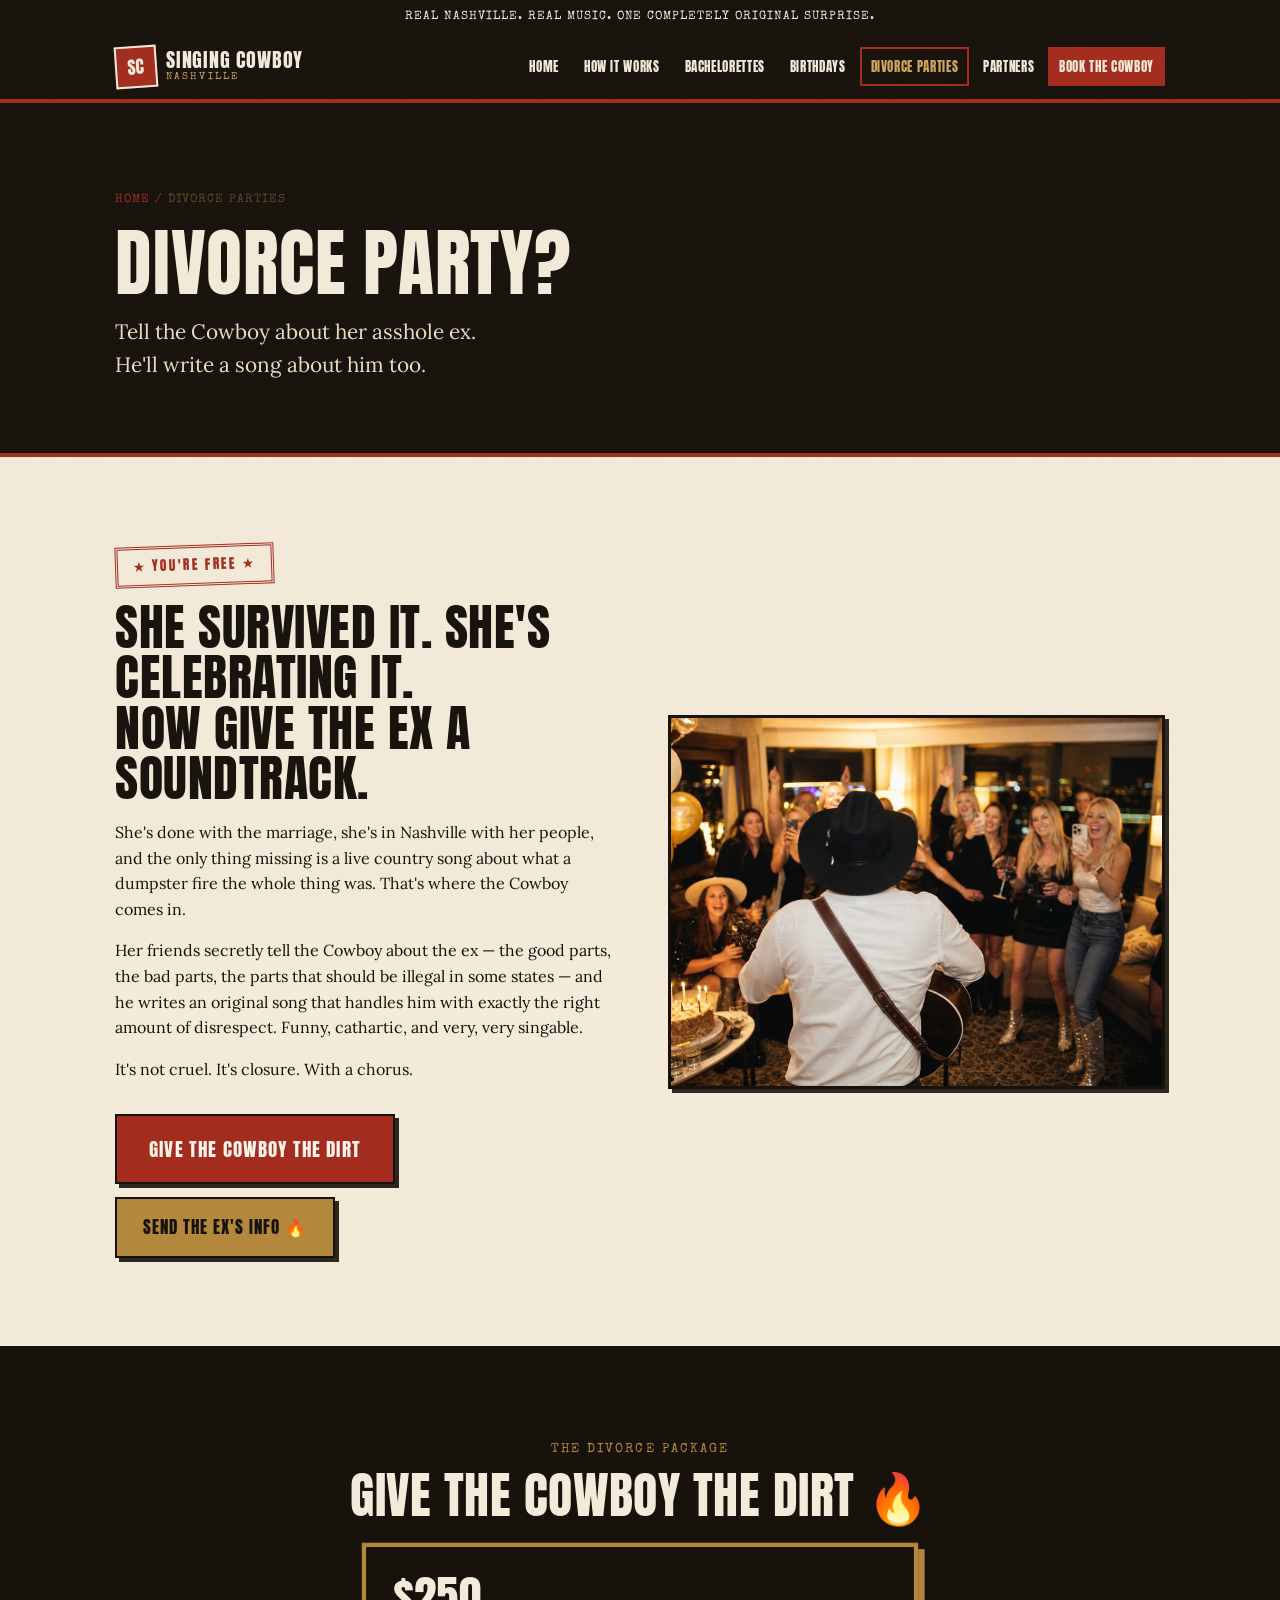
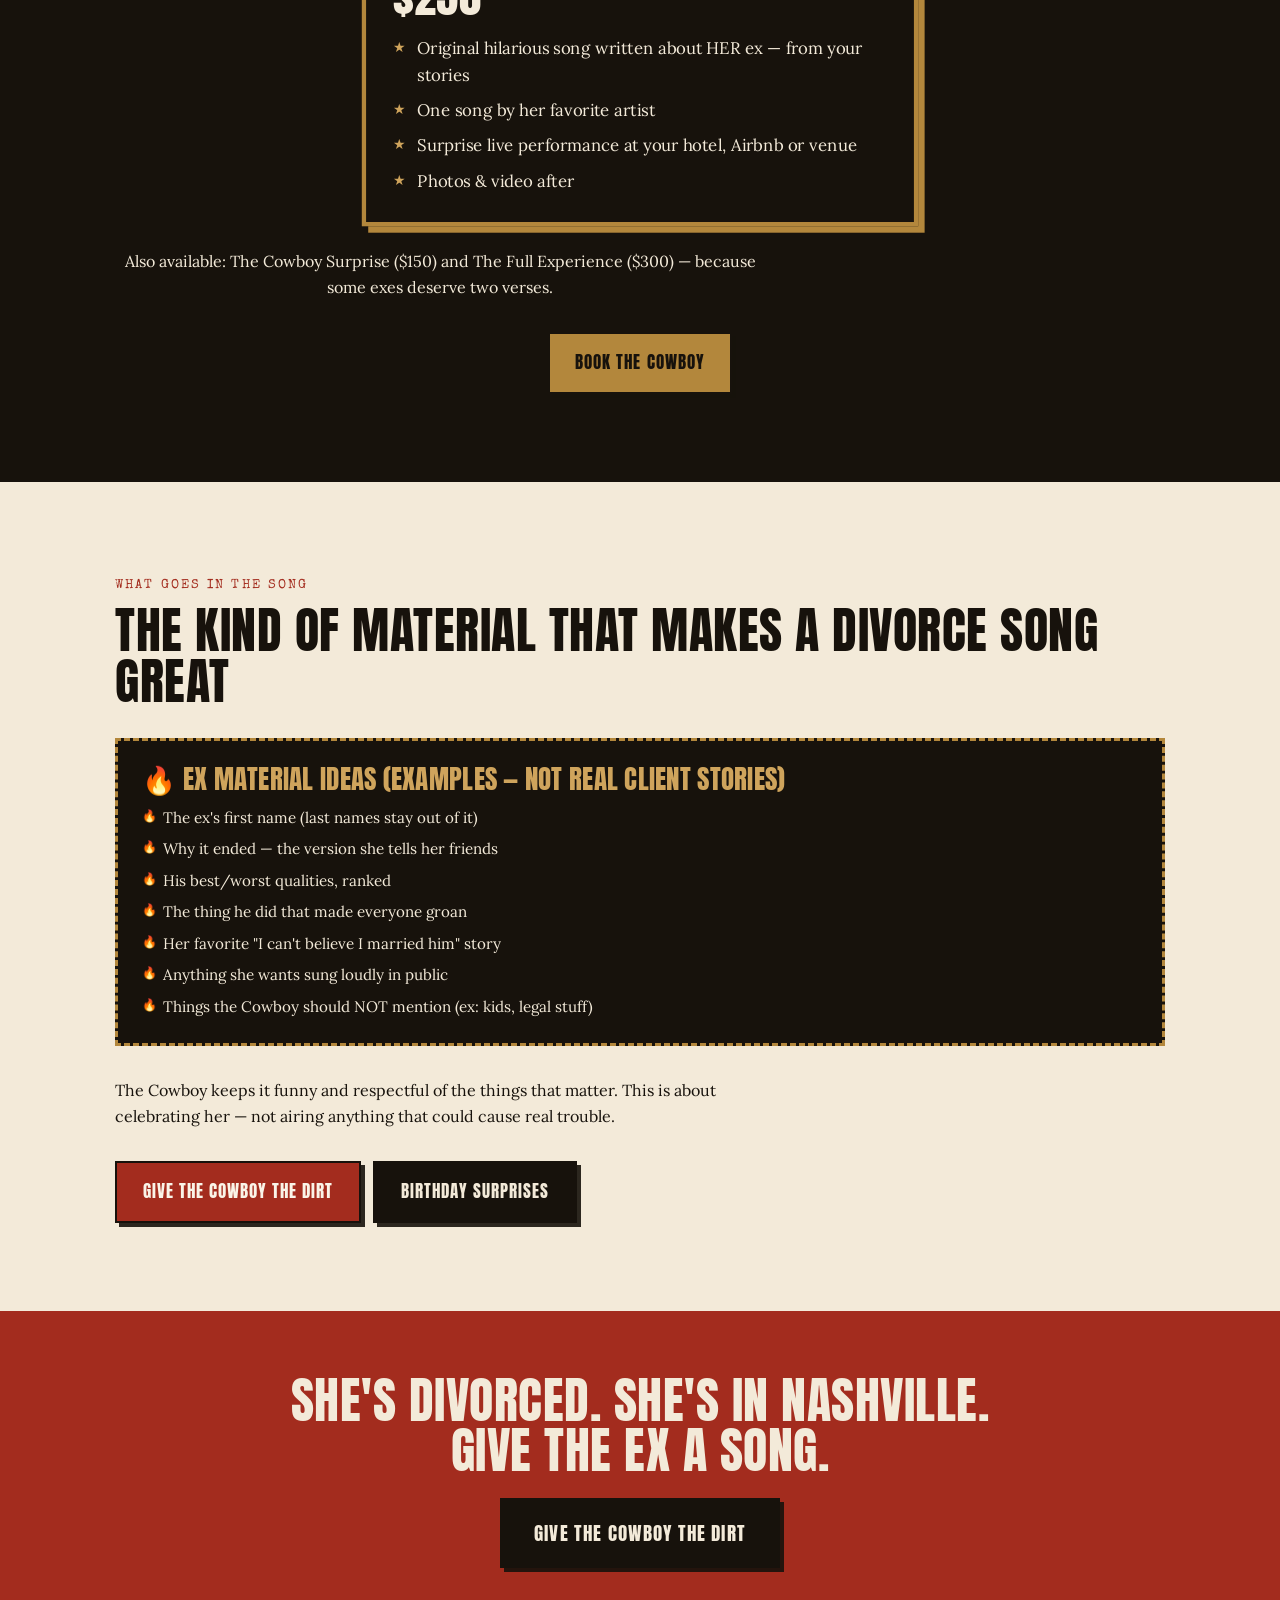
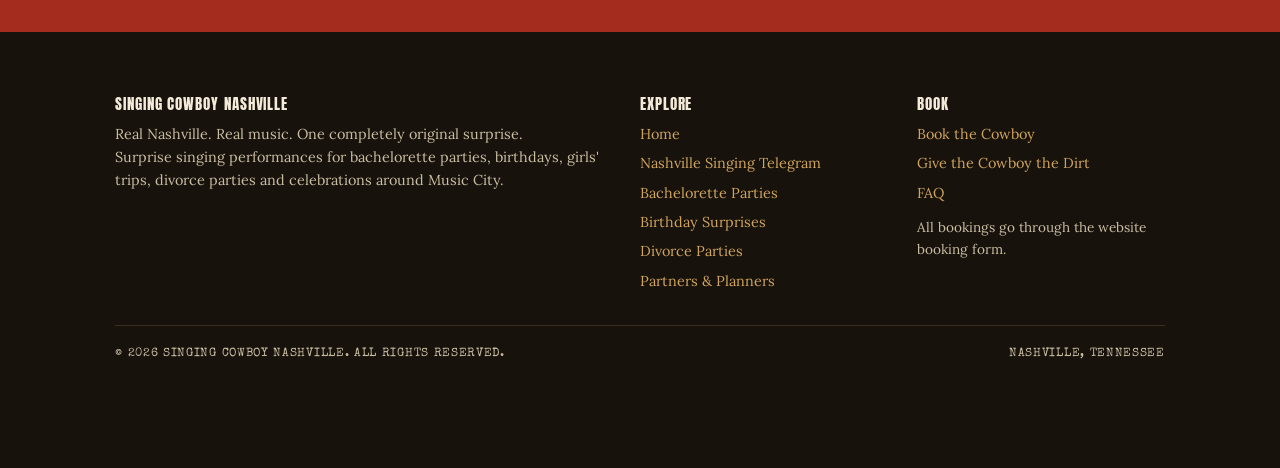
<file: nashville-divorce-party.html>
<!DOCTYPE html>
<html lang="en">
<head>
  <meta charset="UTF-8">
  <meta name="viewport" content="width=device-width, initial-scale=1.0">
  <title>Nashville Divorce Party Ideas | Singing Cowboy Nashville — The Ex Gets a Song</title>
  <meta name="description" content="Divorce party in Nashville? Tell the Cowboy about her ex. He'll write a song about him too — funny, cathartic, and live on acoustic guitar.">
  <link rel="canonical" href="https://nashvillesingingcowboy-glitch.github.io/singing-cowboy-nashville/nashville-divorce-party.html">
  <meta property="og:type" content="website">
  <meta property="og:title" content="Nashville Divorce Party — The Ex Gets a Song">
  <meta property="og:description" content="Tell the Cowboy about her asshole ex. He'll write a song about him too.">
  <meta property="og:url" content="https://nashvillesingingcowboy-glitch.github.io/singing-cowboy-nashville/nashville-divorce-party.html">
  <meta property="og:image" content="https://nashvillesingingcowboy-glitch.github.io/singing-cowboy-nashville/images/cowboy-live-nashville.jpg">
  <link rel="icon" type="image/svg+xml" href="favicon.svg">
  <link rel="preconnect" href="https://fonts.googleapis.com">
  <link rel="preconnect" href="https://fonts.gstatic.com" crossorigin>
  <link href="https://fonts.googleapis.com/css2?family=Anton&family=Lora:ital,wght@0,400;0,600;1,400&family=Special+Elite&display=swap" rel="stylesheet">
  <link rel="stylesheet" href="css/styles.css">
  <script type="application/ld+json">
  {
    "@context": "https://schema.org",
    "@type": "Service",
    "serviceType": "Divorce Party Entertainment",
    "provider": {
      "@type": "EntertainmentBusiness",
      "name": "Singing Cowboy Nashville",
      "url": "https://nashvillesingingcowboy-glitch.github.io/singing-cowboy-nashville/",
      "address": { "@type": "PostalAddress", "addressLocality": "Nashville", "addressRegion": "TN", "addressCountry": "US" },
      "areaServed": "Nashville, Tennessee"
    },
    "areaServed": "Nashville, Tennessee",
    "description": "Divorce party entertainment: a live original song about the ex, written from the group's stories and performed by a real Nashville musician."
  }
  </script>
</head>
<body>
  <a class="skip-link" href="#main">Skip to content</a>

  <div class="topbar">Real Nashville. Real music. One completely original surprise.</div>

  <header class="header">
    <div class="header-inner">
      <a class="brand" href="index.html">
        <span class="brand-mark">SC</span>
        <span class="brand-name">Singing Cowboy<br><span>Nashville</span></span>
      </a>
      <nav class="nav" id="nav" aria-label="Main">
        <a href="index.html">Home</a>
        <a href="index.html#how-it-works">How It Works</a>
        <a href="nashville-bachelorette-party.html">Bachelorettes</a>
        <a href="nashville-birthday-surprise.html">Birthdays</a>
        <a href="nashville-divorce-party.html" class="active">Divorce Parties</a>
        <a href="partners.html">Partners</a>
        <a href="https://book.squareup.com/appointments/r848om0szdbemr/location/7GQ140QCMP3A4" target="_blank" rel="noopener" class="nav-cta">Book the Cowboy</a>
      </nav>
      <button class="nav-toggle" aria-expanded="false" aria-controls="nav">Menu ☰</button>
    </div>
  </header>

  <main id="main">
    <section class="page-hero">
      <div class="container">
        <nav class="breadcrumb" aria-label="Breadcrumb">
          <a href="index.html">Home</a> / Divorce Parties
        </nav>
        <h1 class="display mt-1">Divorce party?</h1>
        <p class="lead">Tell the Cowboy about her asshole ex.<br>He'll write a song about him too.</p>
      </div>
    </section>

    <section class="section">
      <div class="container">
        <div class="split">
          <div>
            <span class="stamp">★ You're free ★</span>
            <h2 class="mt-1">She survived it. She's celebrating it.<br>Now give the ex a soundtrack.</h2>
            <p class="mt-1">She's done with the marriage, she's in Nashville with her people, and the only thing missing is a live country song about what a dumpster fire the whole thing was. That's where the Cowboy comes in.</p>
            <p class="mt-1">Her friends secretly tell the Cowboy about the ex — the good parts, the bad parts, the parts that should be illegal in some states — and he writes an original song that handles him with exactly the right amount of disrespect. Funny, cathartic, and very, very singable.</p>
            <p class="mt-1">It's not cruel. It's closure. With a chorus.</p>
            <div class="btn-row mt-2">
              <a class="btn btn-lg" href="https://book.squareup.com/appointments/r848om0szdbemr/location/7GQ140QCMP3A4" target="_blank" rel="noopener">Give the Cowboy the Dirt</a>
              <a class="btn btn-gold" href="book.html#dirt-later">Send the Ex's Info 🔥</a>
            </div>
          </div>
          <div>
            <img src="images/cowboy-live-nashville.jpg" alt="The Singing Cowboy performing live with an acoustic guitar in a Nashville honky-tonk" width="800" height="600" loading="lazy">
          </div>
        </div>
      </div>
    </section>

    <section class="section section-dark">
      <div class="container text-center">
        <span class="section-label gold">The Divorce Package</span>
        <h2>Give the Cowboy the Dirt 🔥</h2>
        <div class="pkg pkg-popular mt-2" style="max-width:520px;margin-inline:auto;text-align:left;">
          <div class="pkg-price">$250</div>
          <ul>
            <li>Original hilarious song written about HER ex — from your stories</li>
            <li>One song by her favorite artist</li>
            <li>Surprise live performance at your hotel, Airbnb or venue</li>
            <li>Photos &amp; video after</li>
          </ul>
        </div>
        <p class="mt-2">Also available: The Cowboy Surprise ($150) and The Full Experience ($300) — because some exes deserve two verses.</p>
        <div class="btn-row mt-2" style="justify-content:center;">
          <a class="btn btn-gold" href="https://book.squareup.com/appointments/r848om0szdbemr/location/7GQ140QCMP3A4" target="_blank" rel="noopener">Book the Cowboy</a>
        </div>
      </div>
    </section>

    <section class="section">
      <div class="container">
        <span class="section-label">What Goes in the Song</span>
        <h2>The kind of material that makes a divorce song great</h2>
        <div class="dirt-box mt-2">
          <h3>🔥 Ex material ideas (examples — not real client stories)</h3>
          <ul>
            <li>The ex's first name (last names stay out of it)</li>
            <li>Why it ended — the version she tells her friends</li>
            <li>His best/worst qualities, ranked</li>
            <li>The thing he did that made everyone groan</li>
            <li>Her favorite "I can't believe I married him" story</li>
            <li>Anything she wants sung loudly in public</li>
            <li>Things the Cowboy should NOT mention (ex: kids, legal stuff)</li>
          </ul>
        </div>
        <p class="mt-2">The Cowboy keeps it funny and respectful of the things that matter. This is about celebrating her — not airing anything that could cause real trouble.</p>
        <div class="btn-row mt-2">
          <a class="btn" href="https://book.squareup.com/appointments/r848om0szdbemr/location/7GQ140QCMP3A4" target="_blank" rel="noopener">Give the Cowboy the Dirt</a>
          <a class="btn btn-black" href="nashville-birthday-surprise.html">Birthday Surprises</a>
        </div>
      </div>
    </section>

    <section class="banner">
      <h2>She's divorced. She's in Nashville.<br>Give the ex a song.</h2>
      <div class="btn-row">
        <a class="btn btn-lg btn-black" href="https://book.squareup.com/appointments/r848om0szdbemr/location/7GQ140QCMP3A4" target="_blank" rel="noopener">Give the Cowboy the Dirt</a>
      </div>
    </section>
  </main>

  <footer class="footer">
    <div class="container">
      <div class="footer-grid">
        <div>
          <h4>Singing Cowboy Nashville</h4>
          <p>Real Nashville. Real music. One completely original surprise.<br>Surprise singing performances for bachelorette parties, birthdays, girls' trips, divorce parties and celebrations around Music City.</p>
        </div>
        <div>
          <h4>Explore</h4>
          <ul>
            <li><a href="index.html">Home</a></li>
            <li><a href="nashville-singing-telegram.html">Nashville Singing Telegram</a></li>
            <li><a href="nashville-bachelorette-party.html">Bachelorette Parties</a></li>
            <li><a href="nashville-birthday-surprise.html">Birthday Surprises</a></li>
            <li><a href="nashville-divorce-party.html">Divorce Parties</a></li>
            <li><a href="partners.html">Partners &amp; Planners</a></li>
          </ul>
        </div>
        <div>
          <h4>Book</h4>
          <ul>
            <li><a href="https://book.squareup.com/appointments/r848om0szdbemr/location/7GQ140QCMP3A4" target="_blank" rel="noopener">Book the Cowboy</a></li>
            <li><a href="book.html#dirt-later">Give the Cowboy the Dirt</a></li>
            <li><a href="index.html#faq">FAQ</a></li>
          </ul>
          <p class="small" style="margin-top:0.8rem;">All bookings go through the website booking form.</p>
        </div>
      </div>
      <div class="footer-bottom">
        <span>© <span data-year>2026</span> Singing Cowboy Nashville. All rights reserved.</span>
        <span>Nashville, Tennessee</span>
      </div>
    </div>
  </footer>

  <div class="mobile-cta">
    <a class="m-cta-book" href="https://book.squareup.com/appointments/r848om0szdbemr/location/7GQ140QCMP3A4" target="_blank" rel="noopener">Give the Dirt</a>
    <a class="m-cta-call" href="book.html#dirt-later">Tell the Ex's Story</a>
  </div>

  <script src="js/main.js"></script>
</body>
</html>
</file>
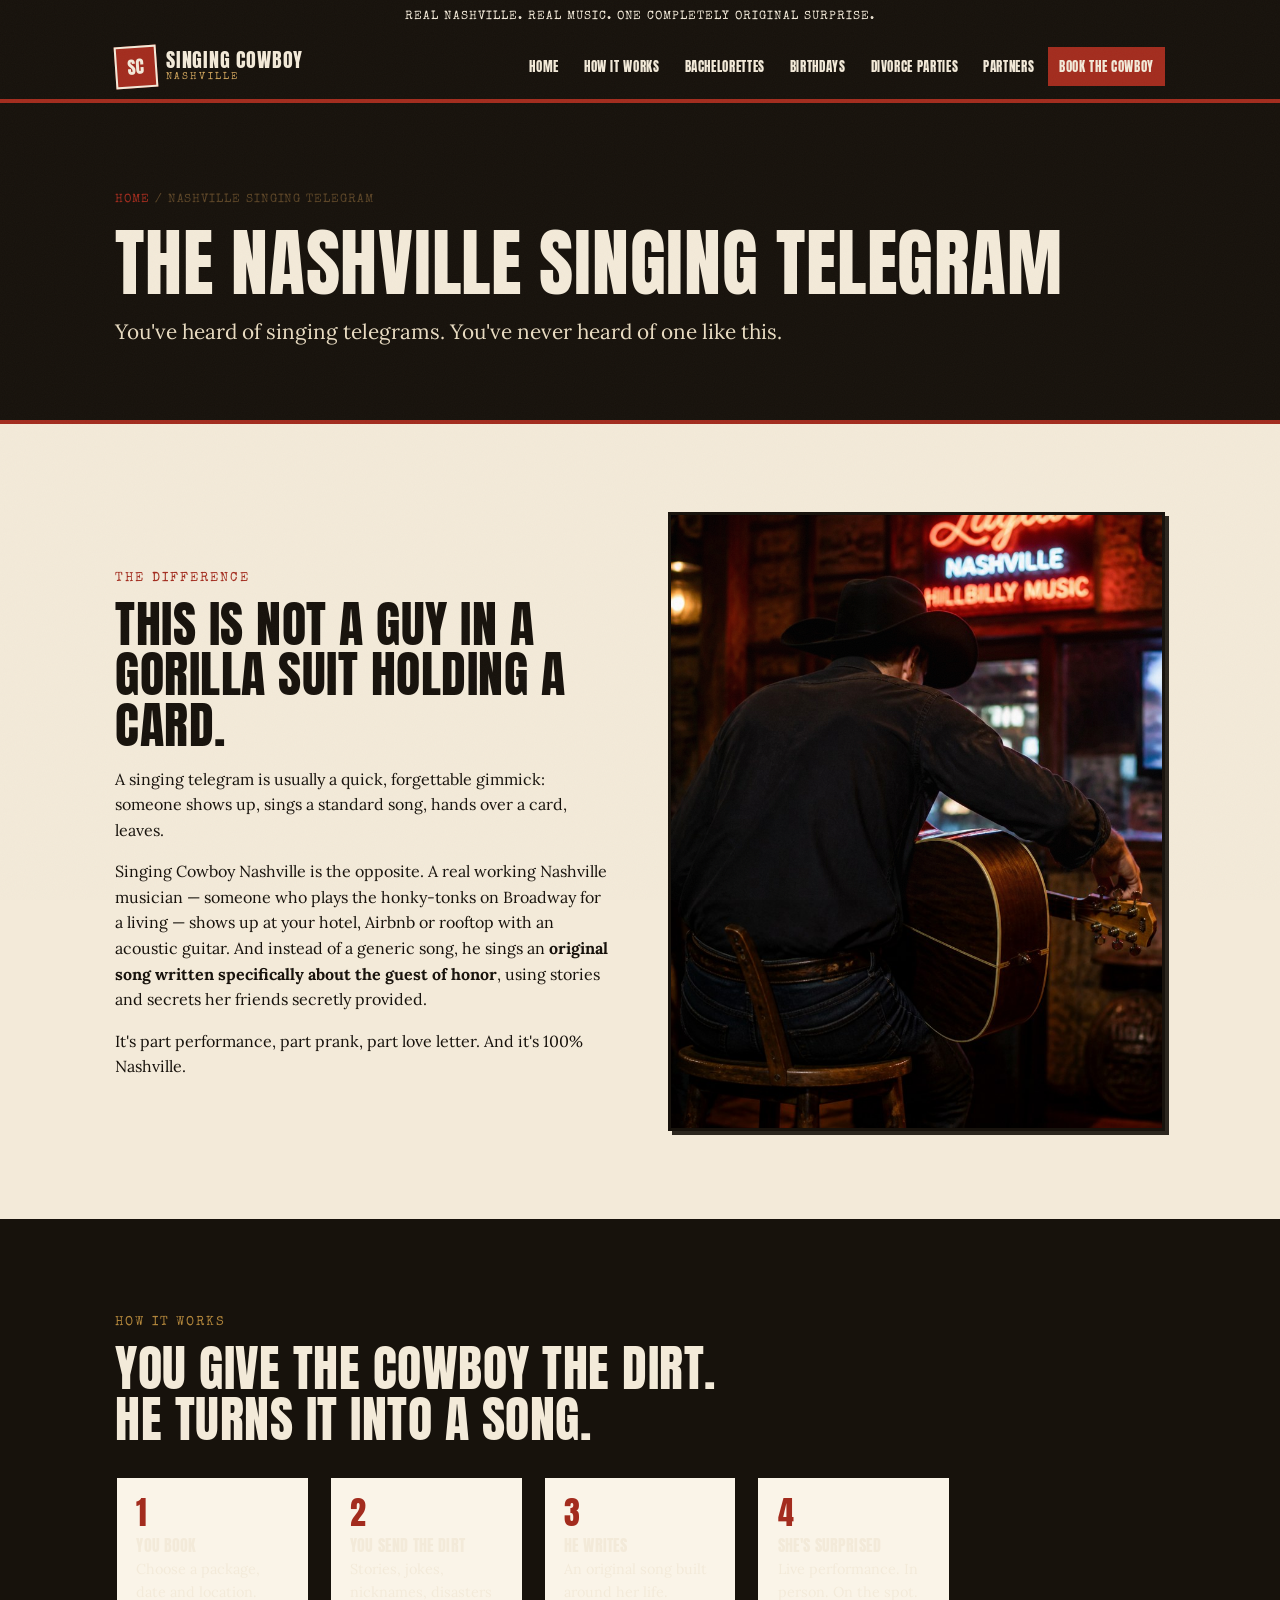
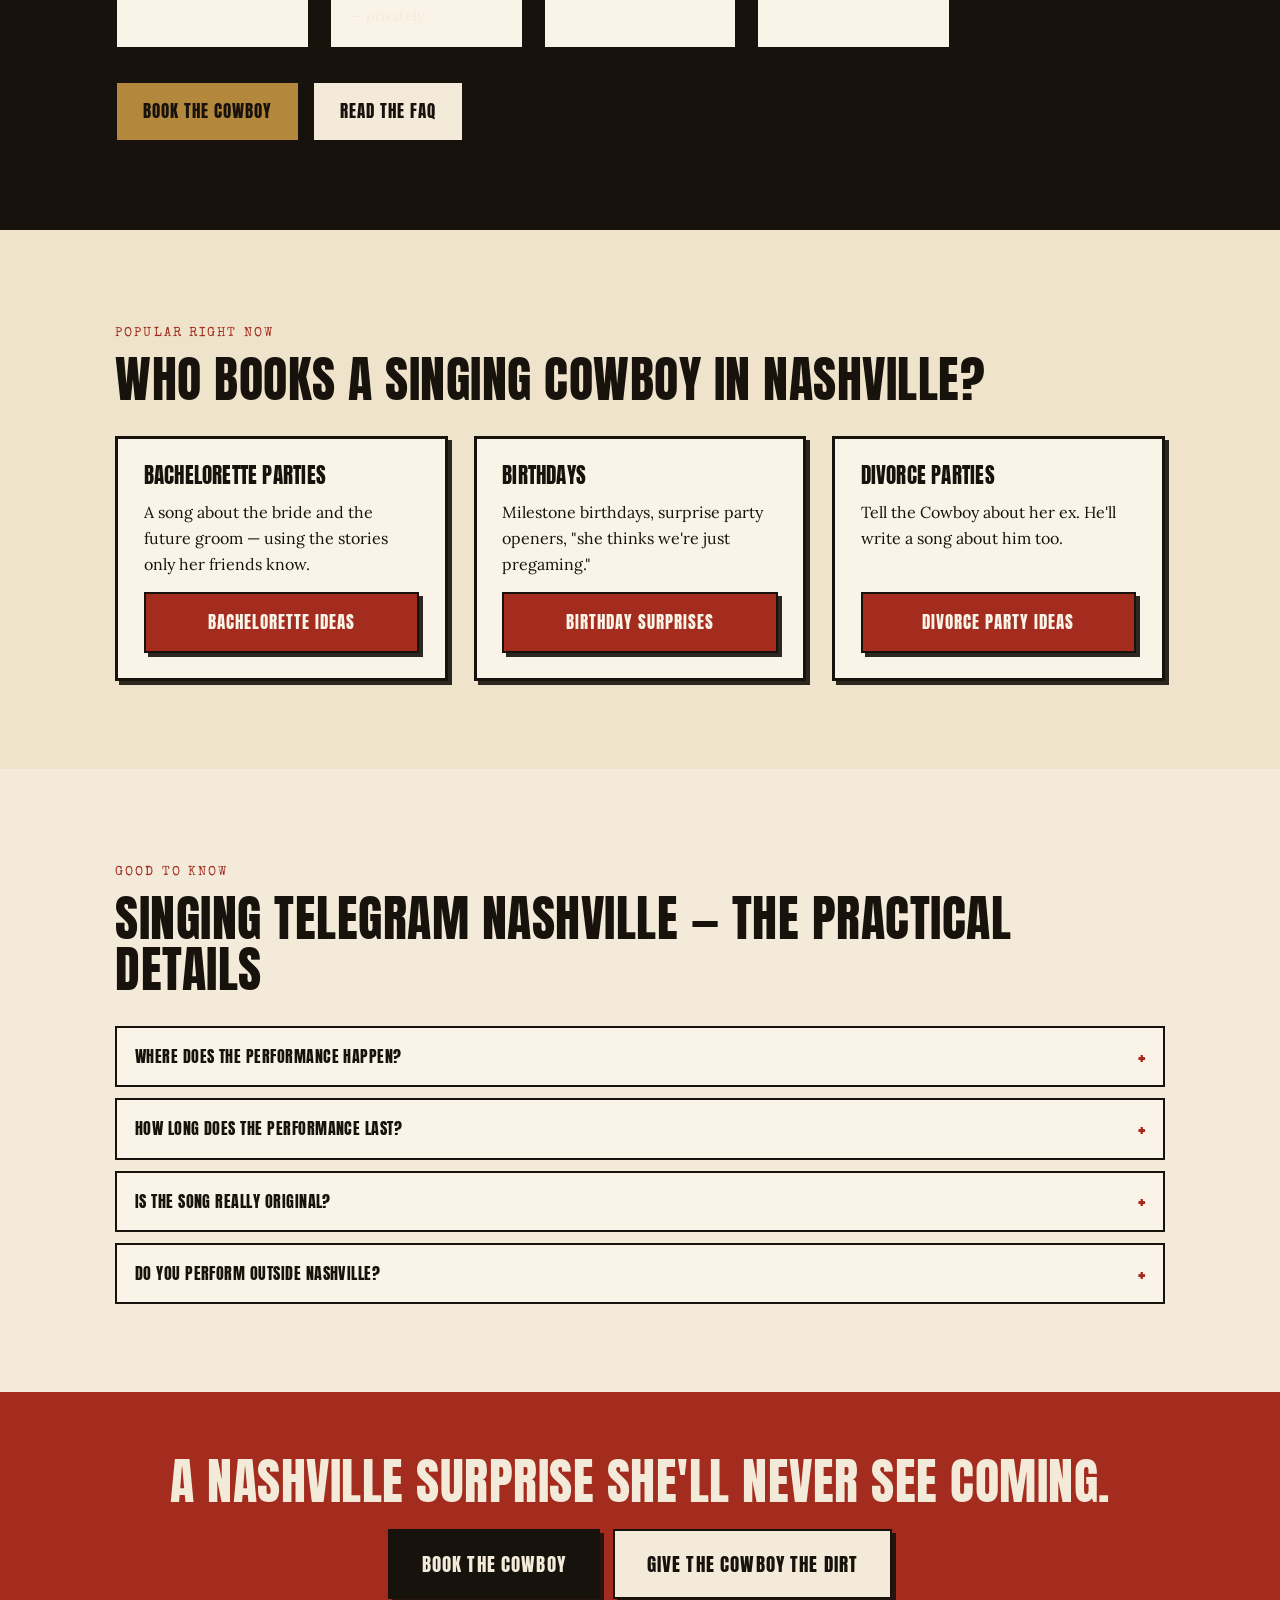
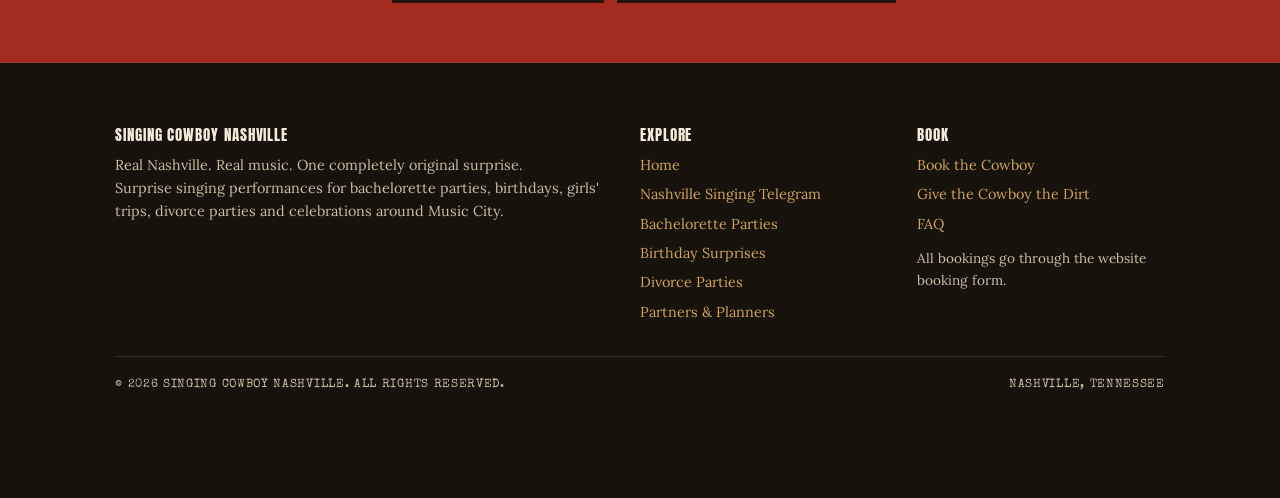
<file: nashville-singing-telegram.html>
<!DOCTYPE html>
<html lang="en">
<head>
  <meta charset="UTF-8">
  <meta name="viewport" content="width=device-width, initial-scale=1.0">
  <title>Nashville Singing Telegram | Singing Cowboy Nashville — A Real Broadway Musician, Delivered In Person</title>
  <meta name="description" content="The Nashville singing telegram that's actually a surprise: a real Broadway musician shows up with a guitar and sings an original song about the guest of honor — built from stories her friends secretly tell him.">
  <link rel="canonical" href="https://nashvillesingingcowboy-glitch.github.io/singing-cowboy-nashville/nashville-singing-telegram.html">
  <meta property="og:type" content="website">
  <meta property="og:title" content="Nashville Singing Telegram | Singing Cowboy Nashville">
  <meta property="og:description" content="Not a generic singing telegram. A real Broadway musician. An original song about her. A surprise she'll never see coming.">
  <meta property="og:url" content="https://nashvillesingingcowboy-glitch.github.io/singing-cowboy-nashville/nashville-singing-telegram.html">
  <meta property="og:image" content="https://nashvillesingingcowboy-glitch.github.io/singing-cowboy-nashville/images/cowboy-acoustic-guitar.jpg">
  <link rel="icon" type="image/svg+xml" href="favicon.svg">
  <link rel="preconnect" href="https://fonts.googleapis.com">
  <link rel="preconnect" href="https://fonts.gstatic.com" crossorigin>
  <link href="https://fonts.googleapis.com/css2?family=Anton&family=Lora:ital,wght@0,400;0,600;1,400&family=Special+Elite&display=swap" rel="stylesheet">
  <link rel="stylesheet" href="css/styles.css">
  <script type="application/ld+json">
  {
    "@context": "https://schema.org",
    "@type": "Service",
    "serviceType": "Singing Telegram",
    "provider": {
      "@type": "EntertainmentBusiness",
      "name": "Singing Cowboy Nashville",
      "url": "https://nashvillesingingcowboy-glitch.github.io/singing-cowboy-nashville/",
      "address": { "@type": "PostalAddress", "addressLocality": "Nashville", "addressRegion": "TN", "addressCountry": "US" },
      "areaServed": "Nashville, Tennessee"
    },
    "areaServed": "Nashville, Tennessee and surrounding areas",
    "description": "Surprise live singing telegram performed by a real working Nashville musician, including original personalized songs."
  }
  </script>
</head>
<body>
  <a class="skip-link" href="#main">Skip to content</a>

  <div class="topbar">Real Nashville. Real music. One completely original surprise.</div>

  <header class="header">
    <div class="header-inner">
      <a class="brand" href="index.html">
        <span class="brand-mark">SC</span>
        <span class="brand-name">Singing Cowboy<br><span>Nashville</span></span>
      </a>
      <nav class="nav" id="nav" aria-label="Main">
        <a href="index.html">Home</a>
        <a href="index.html#how-it-works">How It Works</a>
        <a href="nashville-bachelorette-party.html">Bachelorettes</a>
        <a href="nashville-birthday-surprise.html">Birthdays</a>
        <a href="nashville-divorce-party.html">Divorce Parties</a>
        <a href="partners.html">Partners</a>
        <a href="https://book.squareup.com/appointments/r848om0szdbemr/location/7GQ140QCMP3A4" target="_blank" rel="noopener" class="nav-cta">Book the Cowboy</a>
      </nav>
      <button class="nav-toggle" aria-expanded="false" aria-controls="nav">Menu ☰</button>
    </div>
  </header>

  <main id="main">
    <section class="page-hero">
      <div class="container">
        <nav class="breadcrumb" aria-label="Breadcrumb">
          <a href="index.html">Home</a> / Nashville Singing Telegram
        </nav>
        <h1 class="display mt-1">The Nashville Singing Telegram</h1>
        <p class="lead">You've heard of singing telegrams. You've never heard of one like this.</p>
      </div>
    </section>

    <section class="section">
      <div class="container">
        <div class="split">
          <div>
            <span class="section-label">The Difference</span>
            <h2>This is not a guy in a gorilla suit holding a card.</h2>
            <p class="mt-1">A singing telegram is usually a quick, forgettable gimmick: someone shows up, sings a standard song, hands over a card, leaves.</p>
            <p class="mt-1">Singing Cowboy Nashville is the opposite. A real working Nashville musician — someone who plays the honky-tonks on Broadway for a living — shows up at your hotel, Airbnb or rooftop with an acoustic guitar. And instead of a generic song, he sings an <strong>original song written specifically about the guest of honor</strong>, using stories and secrets her friends secretly provided.</p>
            <p class="mt-1">It's part performance, part prank, part love letter. And it's 100% Nashville.</p>
          </div>
          <div>
            <img src="images/cowboy-acoustic-guitar.jpg" alt="The Singing Cowboy holding an acoustic guitar, ready to perform a surprise singing telegram in Nashville" width="800" height="1000" loading="lazy">
          </div>
        </div>
      </div>
    </section>

    <section class="section section-dark">
      <div class="container">
        <span class="section-label gold">How It Works</span>
        <h2>You give the Cowboy the dirt.<br>He turns it into a song.</h2>
        <div class="steps mt-2">
          <div class="step"><div class="step-num">1</div><h3>You book</h3><p>Choose a package, date and location.</p></div>
          <div class="step"><div class="step-num">2</div><h3>You send the dirt</h3><p>Stories, jokes, nicknames, disasters — privately.</p></div>
          <div class="step"><div class="step-num">3</div><h3>He writes</h3><p>An original song built around her life.</p></div>
          <div class="step"><div class="step-num">4</div><h3>She's surprised</h3><p>Live performance. In person. On the spot.</p></div>
        </div>
        <div class="btn-row mt-2">
          <a class="btn btn-gold" href="https://book.squareup.com/appointments/r848om0szdbemr/location/7GQ140QCMP3A4" target="_blank" rel="noopener">Book the Cowboy</a>
          <a class="btn btn-cream" href="index.html#faq">Read the FAQ</a>
        </div>
      </div>
    </section>

    <section class="section section-paper">
      <div class="container">
        <span class="section-label">Popular Right Now</span>
        <h2>Who books a singing cowboy in Nashville?</h2>
        <div class="packages-grid mt-2">
          <article class="pkg">
            <h3>Bachelorette parties</h3>
            <p>A song about the bride and the future groom — using the stories only her friends know.</p>
            <a class="btn" href="nashville-bachelorette-party.html">Bachelorette Ideas</a>
          </article>
          <article class="pkg">
            <h3>Birthdays</h3>
            <p>Milestone birthdays, surprise party openers, "she thinks we're just pregaming."</p>
            <a class="btn" href="nashville-birthday-surprise.html">Birthday Surprises</a>
          </article>
          <article class="pkg">
            <h3>Divorce parties</h3>
            <p>Tell the Cowboy about her ex. He'll write a song about him too.</p>
            <a class="btn" href="nashville-divorce-party.html">Divorce Party Ideas</a>
          </article>
        </div>
      </div>
    </section>

    <section class="section">
      <div class="container">
        <span class="section-label">Good To Know</span>
        <h2>Singing telegram Nashville — the practical details</h2>
        <div class="faq mt-2">
          <details>
            <summary>Where does the performance happen?</summary>
            <div class="faq-a">Anywhere a surprise works: hotel lobbies, suites, Airbnbs, rooftops, private venues, backyards. You pick the spot; the Cowboy handles the entrance.</div>
          </details>
          <details>
            <summary>How long does the performance last?</summary>
            <div class="faq-a">Roughly 10–15 minutes of songs and interaction per package, with photos and video afterward. It's designed to be a moment, not a concert.</div>
          </details>
          <details>
            <summary>Is the song really original?</summary>
            <div class="faq-a">Yes. For the personalized packages, the Cowboy writes an original song using the details your group provides. No two songs are the same.</div>
          </details>
          <details>
            <summary>Do you perform outside Nashville?</summary>
            <div class="faq-a">The Cowboy performs across the Nashville area. Travel outside the core area can usually be arranged — ask when you book.</div>
          </details>
        </div>
      </div>
    </section>

    <section class="banner">
      <h2>A Nashville surprise she'll never see coming.</h2>
      <div class="btn-row">
        <a class="btn btn-lg btn-black" href="https://book.squareup.com/appointments/r848om0szdbemr/location/7GQ140QCMP3A4" target="_blank" rel="noopener">Book the Cowboy</a>
        <a class="btn btn-lg btn-cream" href="book.html#dirt-later">Give the Cowboy the Dirt</a>
      </div>
    </section>
  </main>

  <footer class="footer">
    <div class="container">
      <div class="footer-grid">
        <div>
          <h4>Singing Cowboy Nashville</h4>
          <p>Real Nashville. Real music. One completely original surprise.<br>Surprise singing performances for bachelorette parties, birthdays, girls' trips, divorce parties and celebrations around Music City.</p>
        </div>
        <div>
          <h4>Explore</h4>
          <ul>
            <li><a href="index.html">Home</a></li>
            <li><a href="nashville-singing-telegram.html">Nashville Singing Telegram</a></li>
            <li><a href="nashville-bachelorette-party.html">Bachelorette Parties</a></li>
            <li><a href="nashville-birthday-surprise.html">Birthday Surprises</a></li>
            <li><a href="nashville-divorce-party.html">Divorce Parties</a></li>
            <li><a href="partners.html">Partners &amp; Planners</a></li>
          </ul>
        </div>
        <div>
          <h4>Book</h4>
          <ul>
            <li><a href="https://book.squareup.com/appointments/r848om0szdbemr/location/7GQ140QCMP3A4" target="_blank" rel="noopener">Book the Cowboy</a></li>
            <li><a href="book.html#dirt-later">Give the Cowboy the Dirt</a></li>
            <li><a href="index.html#faq">FAQ</a></li>
          </ul>
          <p class="small" style="margin-top:0.8rem;">All bookings go through the website booking form.</p>
        </div>
      </div>
      <div class="footer-bottom">
        <span>© <span data-year>2026</span> Singing Cowboy Nashville. All rights reserved.</span>
        <span>Nashville, Tennessee</span>
      </div>
    </div>
  </footer>

  <div class="mobile-cta">
    <a class="m-cta-book" href="https://book.squareup.com/appointments/r848om0szdbemr/location/7GQ140QCMP3A4" target="_blank" rel="noopener">Book the Cowboy</a>
    <a class="m-cta-call" href="book.html#dirt-later">Give the Dirt</a>
  </div>

  <script src="js/main.js"></script>
</body>
</html>
</file>
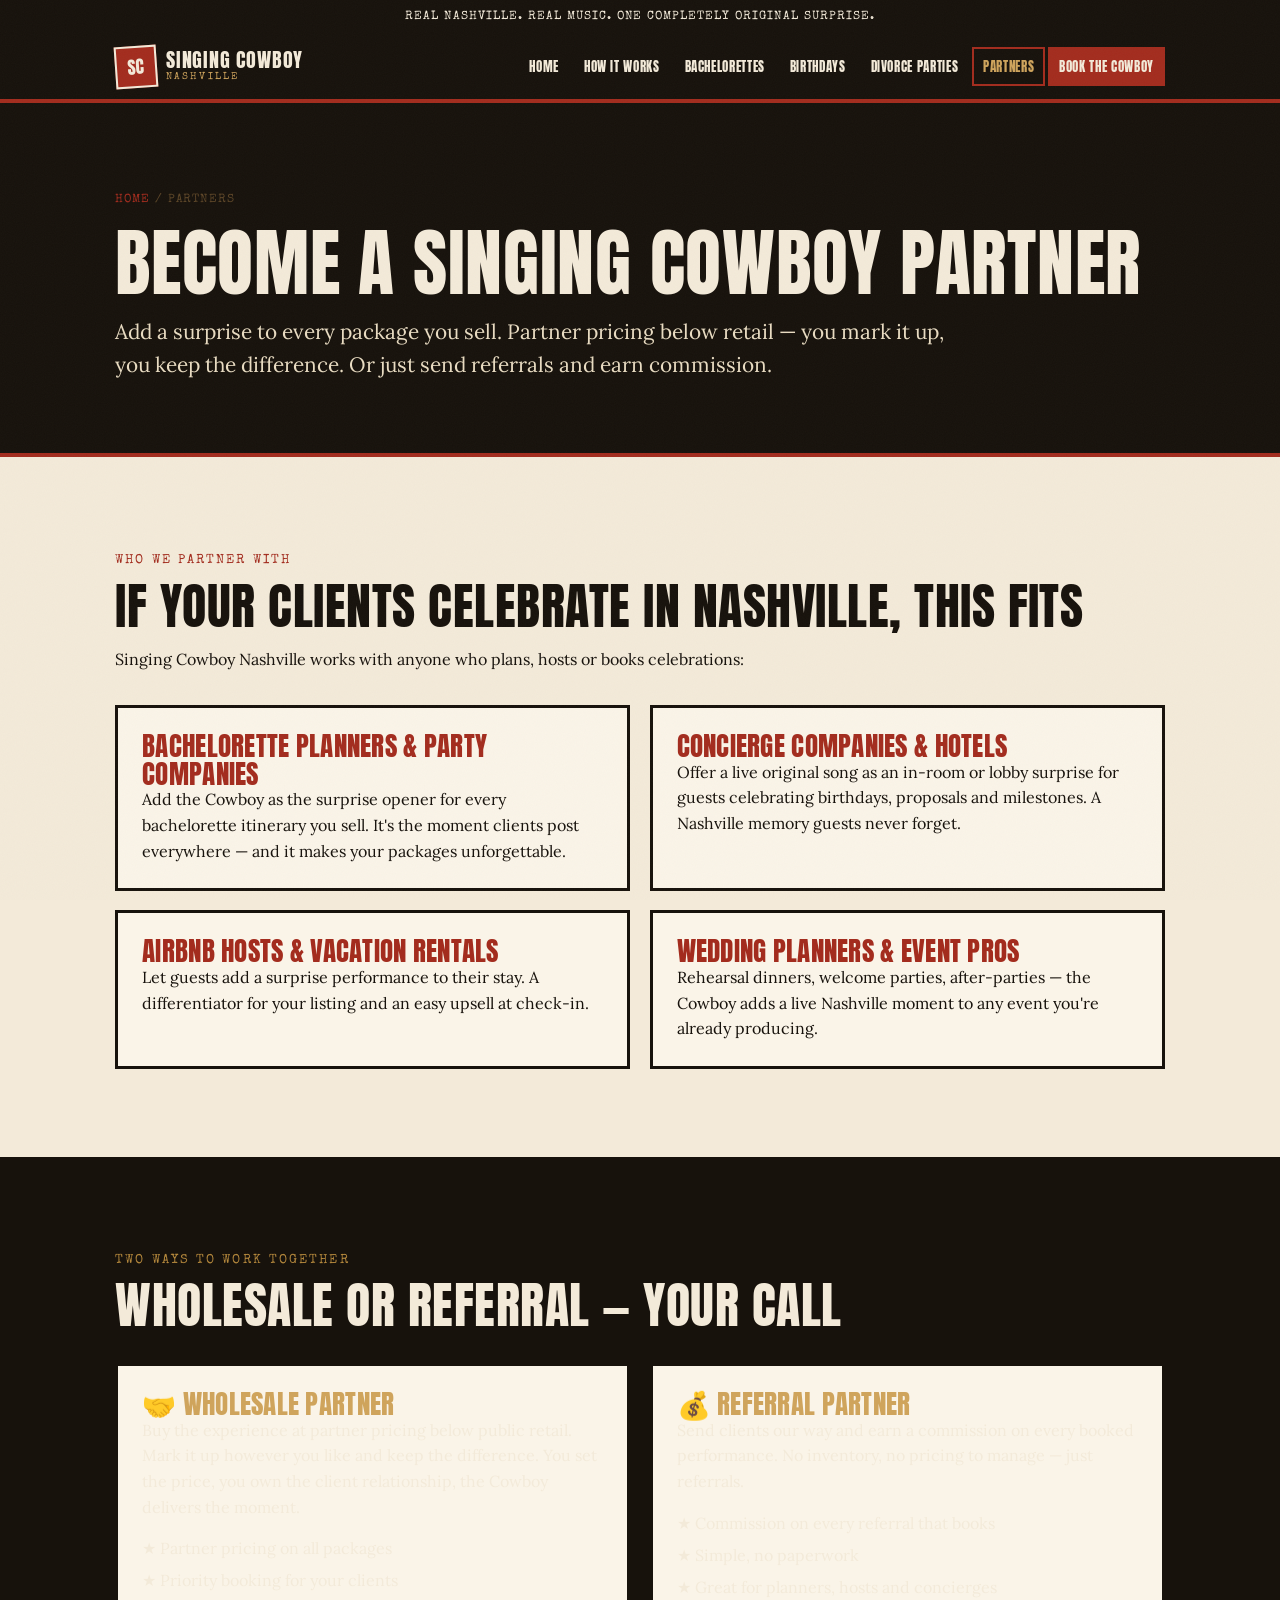
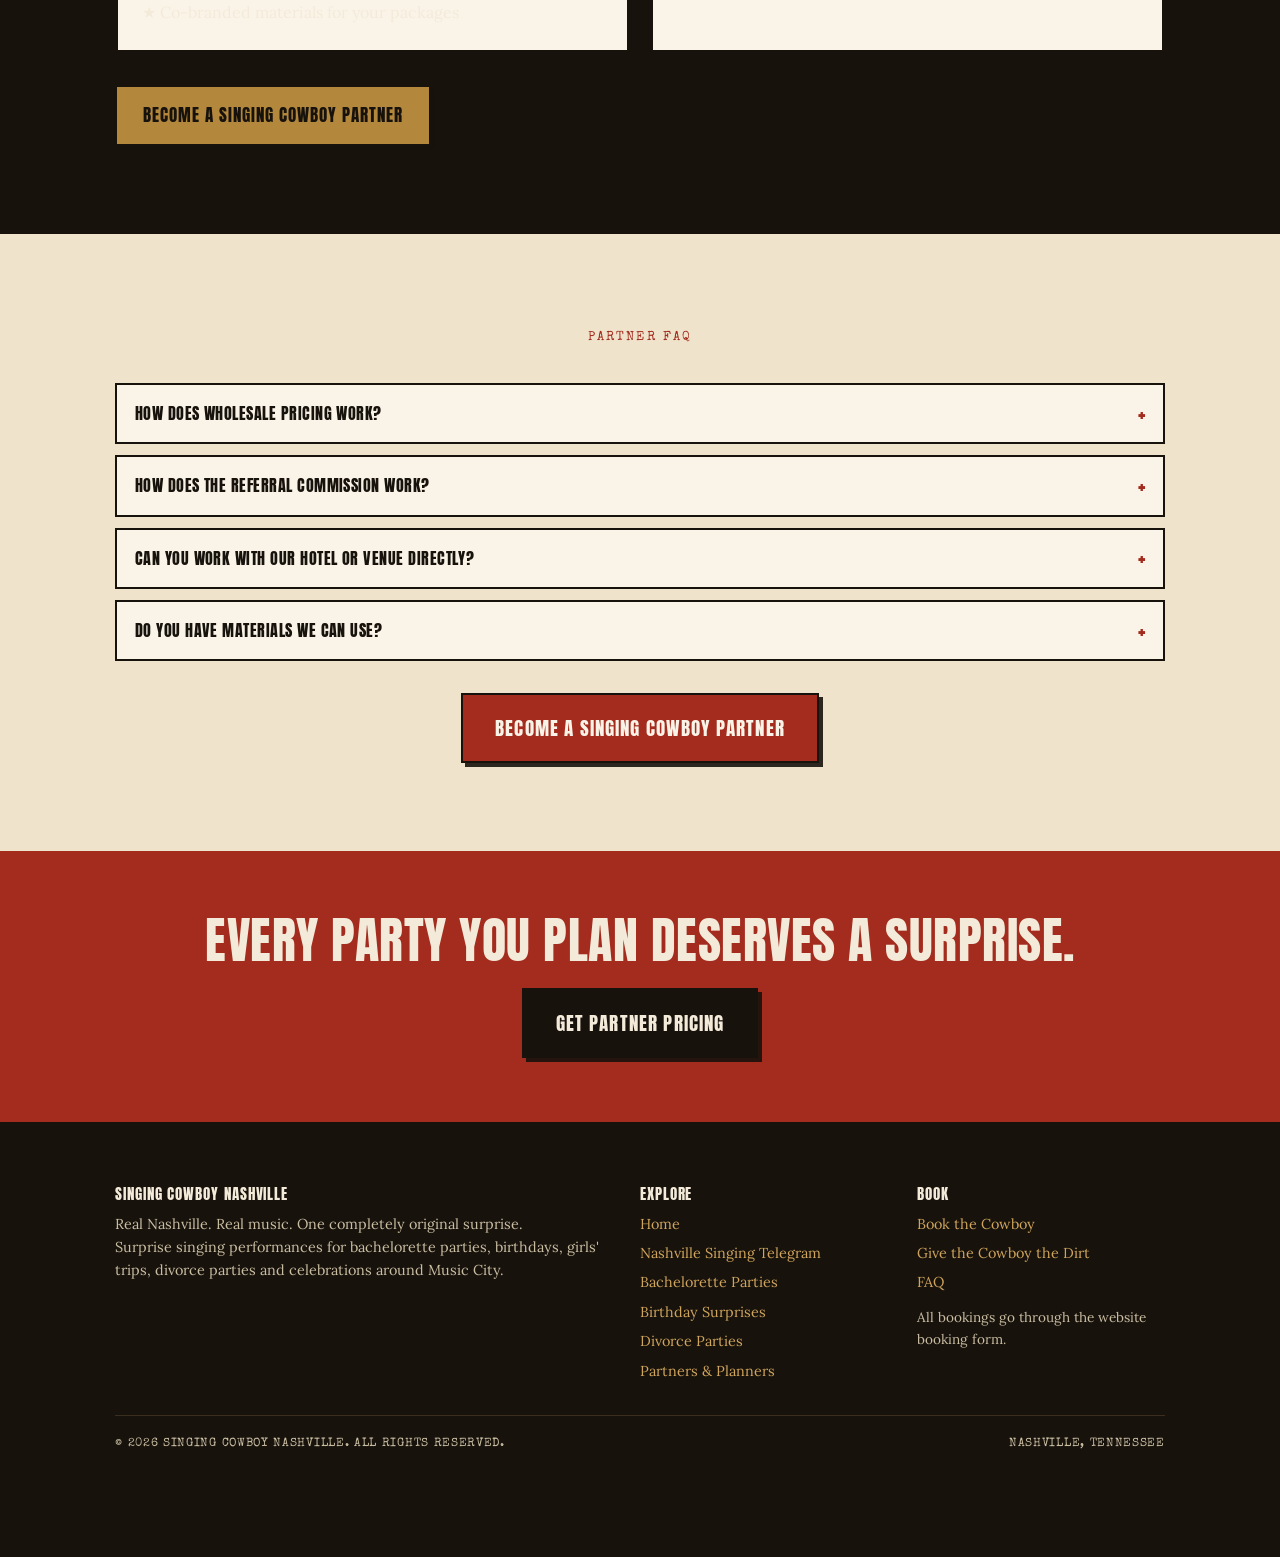
<file: partners.html>
<!DOCTYPE html>
<html lang="en">
<head>
  <meta charset="UTF-8">
  <meta name="viewport" content="width=device-width, initial-scale=1.0">
  <title>Become a Singing Cowboy Partner | Singing Cowboy Nashville — Add-On Entertainment for Planners &amp; Venues</title>
  <meta name="description" content="Bachelorette planners, concierge companies, hotels, Airbnb hosts and party companies: offer Singing Cowboy Nashville as an add-on with wholesale pricing below retail, or earn referral commissions.">
  <link rel="canonical" href="https://nashvillesingingcowboy-glitch.github.io/singing-cowboy-nashville/partners.html">
  <meta property="og:type" content="website">
  <meta property="og:title" content="Become a Singing Cowboy Partner">
  <meta property="og:description" content="Add a surprise to every package. Partner pricing below retail for planners, venues and party companies in Nashville.">
  <meta property="og:url" content="https://nashvillesingingcowboy-glitch.github.io/singing-cowboy-nashville/partners.html">
  <meta property="og:image" content="https://nashvillesingingcowboy-glitch.github.io/singing-cowboy-nashville/images/cowboy-broadway.jpg">
  <link rel="icon" type="image/svg+xml" href="favicon.svg">
  <link rel="preconnect" href="https://fonts.googleapis.com">
  <link rel="preconnect" href="https://fonts.gstatic.com" crossorigin>
  <link href="https://fonts.googleapis.com/css2?family=Anton&family=Lora:ital,wght@0,400;0,600;1,400&family=Special+Elite&display=swap" rel="stylesheet">
  <link rel="stylesheet" href="css/styles.css">
  <script type="application/ld+json">
  {
    "@context": "https://schema.org",
    "@type": "Service",
    "serviceType": "Party Entertainment Partnership",
    "provider": {
      "@type": "EntertainmentBusiness",
      "name": "Singing Cowboy Nashville",
      "url": "https://nashvillesingingcowboy-glitch.github.io/singing-cowboy-nashville/",
      "address": { "@type": "PostalAddress", "addressLocality": "Nashville", "addressRegion": "TN", "addressCountry": "US" },
      "areaServed": "Nashville, Tennessee"
    },
    "areaServed": "Nashville, Tennessee",
    "description": "Wholesale partner pricing and referral commissions for bachelorette planners, concierge companies, hotels, Airbnb hosts, vacation rental companies and party companies."
  }
  </script>
</head>
<body>
  <a class="skip-link" href="#main">Skip to content</a>

  <div class="topbar">Real Nashville. Real music. One completely original surprise.</div>

  <header class="header">
    <div class="header-inner">
      <a class="brand" href="index.html">
        <span class="brand-mark">SC</span>
        <span class="brand-name">Singing Cowboy<br><span>Nashville</span></span>
      </a>
      <nav class="nav" id="nav" aria-label="Main">
        <a href="index.html">Home</a>
        <a href="index.html#how-it-works">How It Works</a>
        <a href="nashville-bachelorette-party.html">Bachelorettes</a>
        <a href="nashville-birthday-surprise.html">Birthdays</a>
        <a href="nashville-divorce-party.html">Divorce Parties</a>
        <a href="partners.html" class="active">Partners</a>
        <a href="https://book.squareup.com/appointments/r848om0szdbemr/location/7GQ140QCMP3A4" target="_blank" rel="noopener" class="nav-cta">Book the Cowboy</a>
      </nav>
      <button class="nav-toggle" aria-expanded="false" aria-controls="nav">Menu ☰</button>
    </div>
  </header>

  <main id="main">
    <section class="page-hero">
      <div class="container">
        <nav class="breadcrumb" aria-label="Breadcrumb">
          <a href="index.html">Home</a> / Partners
        </nav>
        <h1 class="display mt-1">Become a Singing Cowboy Partner</h1>
        <p class="lead">Add a surprise to every package you sell. Partner pricing below retail — you mark it up, you keep the difference. Or just send referrals and earn commission.</p>
      </div>
    </section>

    <section class="section">
      <div class="container">
        <span class="section-label">Who We Partner With</span>
        <h2>If your clients celebrate in Nashville, this fits</h2>
        <p class="mt-1">Singing Cowboy Nashville works with anyone who plans, hosts or books celebrations:</p>
        <div class="tier-grid mt-2">
          <div class="tier">
            <h3>Bachelorette Planners &amp; Party Companies</h3>
            <p>Add the Cowboy as the surprise opener for every bachelorette itinerary you sell. It's the moment clients post everywhere — and it makes your packages unforgettable.</p>
          </div>
          <div class="tier">
            <h3>Concierge Companies &amp; Hotels</h3>
            <p>Offer a live original song as an in-room or lobby surprise for guests celebrating birthdays, proposals and milestones. A Nashville memory guests never forget.</p>
          </div>
          <div class="tier">
            <h3>Airbnb Hosts &amp; Vacation Rentals</h3>
            <p>Let guests add a surprise performance to their stay. A differentiator for your listing and an easy upsell at check-in.</p>
          </div>
          <div class="tier">
            <h3>Wedding Planners &amp; Event Pros</h3>
            <p>Rehearsal dinners, welcome parties, after-parties — the Cowboy adds a live Nashville moment to any event you're already producing.</p>
          </div>
        </div>
      </div>
    </section>

    <section class="section section-dark">
      <div class="container">
        <span class="section-label gold">Two Ways to Work Together</span>
        <h2>Wholesale or referral — your call</h2>
        <div class="tier-grid mt-2">
          <div class="tier">
            <h3 style="color:var(--gold-soft);">🤝 Wholesale Partner</h3>
            <p>Buy the experience at partner pricing below public retail. Mark it up however you like and keep the difference. You set the price, you own the client relationship, the Cowboy delivers the moment.</p>
            <ul class="mt-1" style="display:grid;gap:0.4rem;">
              <li>★ Partner pricing on all packages</li>
              <li>★ Priority booking for your clients</li>
              <li>★ Co-branded materials for your packages</li>
            </ul>
          </div>
          <div class="tier">
            <h3 style="color:var(--gold-soft);">💰 Referral Partner</h3>
            <p>Send clients our way and earn a commission on every booked performance. No inventory, no pricing to manage — just referrals.</p>
            <ul class="mt-1" style="display:grid;gap:0.4rem;">
              <li>★ Commission on every referral that books</li>
              <li>★ Simple, no paperwork</li>
              <li>★ Great for planners, hosts and concierges</li>
            </ul>
          </div>
        </div>
        <div class="btn-row mt-2">
          <a class="btn btn-gold" href="https://book.squareup.com/appointments/r848om0szdbemr/location/7GQ140QCMP3A4" target="_blank" rel="noopener">Become a Singing Cowboy Partner</a>
        </div>
      </div>
    </section>

    <section class="section section-paper">
      <div class="container text-center">
        <span class="section-label">Partner FAQ</span>
        <div class="faq" style="text-align:left;">
          <details>
            <summary>How does wholesale pricing work?</summary>
            <div class="faq-a">Partners receive pricing below public retail on every package. You mark the experience up to whatever you want to charge your clients and keep the difference. Ask for the partner rate card when you reach out.</div>
          </details>
          <details>
            <summary>How does the referral commission work?</summary>
            <div class="faq-a">You send clients to Singing Cowboy Nashville. When a referral books and completes a performance, you earn a commission. Simple and recurring — referrals keep coming every season.</div>
          </details>
          <details>
            <summary>Can you work with our hotel or venue directly?</summary>
            <div class="faq-a">Yes. We regularly perform in hotel lobbies, suites, rooftops and venue spaces. We coordinate directly with your team on timing, entrance and location.</div>
          </details>
          <details>
            <summary>Do you have materials we can use?</summary>
            <div class="faq-a">Yes — we can provide copy, photos and a simple way for your clients to book and submit their details. Just ask when you sign up.</div>
          </details>
        </div>
        <div class="btn-row mt-2" style="justify-content:center;">
          <a class="btn btn-lg" href="https://book.squareup.com/appointments/r848om0szdbemr/location/7GQ140QCMP3A4" target="_blank" rel="noopener">Become a Singing Cowboy Partner</a>
        </div>
      </div>
    </section>

    <section class="banner">
      <h2>Every party you plan deserves a surprise.</h2>
      <div class="btn-row">
        <a class="btn btn-lg btn-black" href="https://book.squareup.com/appointments/r848om0szdbemr/location/7GQ140QCMP3A4" target="_blank" rel="noopener">Get Partner Pricing</a>
      </div>
    </section>
  </main>

  <footer class="footer">
    <div class="container">
      <div class="footer-grid">
        <div>
          <h4>Singing Cowboy Nashville</h4>
          <p>Real Nashville. Real music. One completely original surprise.<br>Surprise singing performances for bachelorette parties, birthdays, girls' trips, divorce parties and celebrations around Music City.</p>
        </div>
        <div>
          <h4>Explore</h4>
          <ul>
            <li><a href="index.html">Home</a></li>
            <li><a href="nashville-singing-telegram.html">Nashville Singing Telegram</a></li>
            <li><a href="nashville-bachelorette-party.html">Bachelorette Parties</a></li>
            <li><a href="nashville-birthday-surprise.html">Birthday Surprises</a></li>
            <li><a href="nashville-divorce-party.html">Divorce Parties</a></li>
            <li><a href="partners.html">Partners &amp; Planners</a></li>
          </ul>
        </div>
        <div>
          <h4>Book</h4>
          <ul>
            <li><a href="https://book.squareup.com/appointments/r848om0szdbemr/location/7GQ140QCMP3A4" target="_blank" rel="noopener">Book the Cowboy</a></li>
            <li><a href="book.html#dirt-later">Give the Cowboy the Dirt</a></li>
            <li><a href="index.html#faq">FAQ</a></li>
          </ul>
          <p class="small" style="margin-top:0.8rem;">All bookings go through the website booking form.</p>
        </div>
      </div>
      <div class="footer-bottom">
        <span>© <span data-year>2026</span> Singing Cowboy Nashville. All rights reserved.</span>
        <span>Nashville, Tennessee</span>
      </div>
    </div>
  </footer>

  <div class="mobile-cta">
    <a class="m-cta-book" href="https://book.squareup.com/appointments/r848om0szdbemr/location/7GQ140QCMP3A4" target="_blank" rel="noopener">Get Partner Pricing</a>
    <a class="m-cta-call" href="book.html#dirt-later">Refer a Client</a>
  </div>

  <script src="js/main.js"></script>
</body>
</html>
</file>
<file: css/styles.css>
/* ============================================================
   SINGING COWBOY NASHVILLE
   Honky-tonk + vintage Hatch Show Print + modern premium
   Mobile-first. No frameworks. No fake anything.
   ============================================================ */

:root {
  /* palette */
  --ink: #17120c;
  --ink-soft: #2b2318;
  --cream: #f3ead9;
  --cream-bright: #faf4e8;
  --paper: #efe3cc;
  --red: #a32c1e;
  --red-deep: #7d1f14;
  --gold: #b3873c;
  --gold-soft: #cfa45c;
  --brown: #5c4527;
  --white: #fffdf8;

  /* type */
  --font-display: "Anton", "Arial Black", Impact, sans-serif;
  --font-body: "Lora", Georgia, "Times New Roman", serif;
  --font-label: "Special Elite", "Courier New", monospace;

  /* layout */
  --gutter: clamp(1.1rem, 4vw, 2.2rem);
  --maxw: 1120px;
  --radius: 0px;

  /* effects */
  --shadow-poster: 4px 4px 0 rgba(23, 18, 12, 0.9);
  --border-ink: 3px solid var(--ink);
  --border-ink-2: 2px solid var(--ink);
}

/* ---------- reset ---------- */
*, *::before, *::after { box-sizing: border-box; margin: 0; padding: 0; }
html { -webkit-text-size-adjust: 100%; scroll-behavior: smooth; }
body {
  font-family: var(--font-body);
  background: var(--cream);
  color: var(--ink);
  line-height: 1.6;
  overflow-x: hidden;
}
img { max-width: 100%; height: auto; display: block; }
a { color: inherit; }
ul, ol { list-style: none; }
button { font: inherit; cursor: pointer; background: none; border: none; }
input, select, textarea { font: inherit; color: inherit; }

/* ---------- grain overlay (subtle, on body) ---------- */
body::before {
  content: "";
  position: fixed;
  inset: 0;
  z-index: 9999;
  pointer-events: none;
  opacity: 0.05;
  background-image: url("data:image/svg+xml,%3Csvg xmlns='http://www.w3.org/2000/svg' width='140' height='140'%3E%3Cfilter id='n'%3E%3CfeTurbulence type='fractalNoise' baseFrequency='0.9' numOctaves='2'/%3E%3C/filter%3E%3Crect width='140' height='140' filter='url(%23n)' opacity='0.6'/%3E%3C/svg%3E");
}

/* ---------- typography ---------- */
h1, h2, h3, h4 {
  font-family: var(--font-display);
  font-weight: 400;
  text-transform: uppercase;
  line-height: 1.02;
  letter-spacing: 0.01em;
}
.display {
  font-size: clamp(2.4rem, 9vw, 4.6rem);
}
h2 { font-size: clamp(1.9rem, 6vw, 3.1rem); }
h3 { font-size: clamp(1.25rem, 3.5vw, 1.7rem); }
.section-label {
  font-family: var(--font-label);
  font-size: 0.82rem;
  letter-spacing: 0.16em;
  text-transform: uppercase;
  color: var(--red);
  margin-bottom: 0.6rem;
  display: inline-block;
}
.section-label.gold { color: var(--gold); }
p { max-width: 65ch; }
.lead { font-size: clamp(1.05rem, 2.6vw, 1.3rem); }

/* ---------- layout ---------- */
.container { max-width: var(--maxw); margin: 0 auto; padding: 0 var(--gutter); }
.section { padding: clamp(3rem, 9vw, 5.5rem) 0; }
.section-dark {
  background: var(--ink);
  color: var(--cream);
}
.section-dark h2 { color: var(--cream); }
.section-paper { background: var(--paper); }
.section-red {
  background: var(--red);
  color: var(--cream);
}
.section-red h2, .section-red .lead { color: var(--cream); }
.section-red .section-label { color: var(--gold-soft); }

/* ---------- buttons ---------- */
.btn {
  display: inline-flex;
  align-items: center;
  justify-content: center;
  gap: 0.5rem;
  font-family: var(--font-display);
  text-transform: uppercase;
  letter-spacing: 0.06em;
  font-size: 1.05rem;
  padding: 0.95rem 1.6rem;
  border: var(--border-ink-2);
  box-shadow: var(--shadow-poster);
  text-decoration: none;
  transition: transform 0.12s ease, box-shadow 0.12s ease, background 0.12s ease;
  color: var(--cream-bright);
  background: var(--red);
  text-align: center;
}
.btn:hover { transform: translate(2px, 2px); box-shadow: 2px 2px 0 rgba(23,18,12,0.9); }
.btn:active { transform: translate(4px, 4px); box-shadow: none; }
.btn-gold { background: var(--gold); color: var(--ink); }
.btn-black { background: var(--ink); color: var(--cream); }
.btn-cream { background: var(--cream); color: var(--ink); }
.btn-sm { font-size: 0.85rem; padding: 0.65rem 1.1rem; }
.btn-lg { font-size: 1.2rem; padding: 1.1rem 2rem; }
.btn-row { display: flex; flex-wrap: wrap; gap: 0.8rem; align-items: center; }

/* ---------- stars / hatches (decorative) ---------- */
.star {
  display: inline-block;
  width: 1em;
  height: 1em;
  background: currentColor;
  clip-path: polygon(50% 0%, 61% 35%, 98% 35%, 68% 57%, 79% 91%, 50% 70%, 21% 91%, 32% 57%, 2% 35%, 39% 35%);
}
.star-row { display: flex; gap: 0.4rem; color: var(--gold); margin: 0.8rem 0; }
.star-row .star { width: 0.9em; height: 0.9em; }

/* ---------- top bar ---------- */
.topbar {
  background: var(--ink);
  color: var(--cream);
  font-family: var(--font-label);
  font-size: 0.78rem;
  letter-spacing: 0.08em;
  text-transform: uppercase;
  padding: 0.45rem 0;
  text-align: center;
}
.topbar a { color: var(--gold-soft); text-decoration: none; }

/* ---------- header / nav ---------- */
.header {
  background: var(--ink);
  color: var(--cream);
  border-bottom: 4px solid var(--red);
  position: sticky;
  top: 0;
  z-index: 100;
}
.header-inner {
  max-width: var(--maxw);
  margin: 0 auto;
  padding: 0.7rem var(--gutter);
  display: flex;
  align-items: center;
  justify-content: space-between;
  gap: 1rem;
}
.brand { display: flex; align-items: center; gap: 0.55rem; text-decoration: none; }
.brand-mark {
  width: 42px; height: 42px;
  display: grid; place-items: center;
  background: var(--red);
  color: var(--cream);
  border: 2px solid var(--cream);
  font-family: var(--font-display);
  font-size: 1.1rem;
  transform: rotate(-4deg);
}
.brand-name {
  font-family: var(--font-display);
  text-transform: uppercase;
  font-size: clamp(0.95rem, 3.4vw, 1.25rem);
  letter-spacing: 0.04em;
  line-height: 1;
  color: var(--cream);
}
.brand-name span { display: block; font-family: var(--font-label); font-size: 0.6rem; letter-spacing: 0.22em; color: var(--gold-soft); margin-top: 0.2rem; }
.nav { display: none; gap: 0.2rem; }
.nav a {
  font-family: var(--font-display);
  text-transform: uppercase;
  letter-spacing: 0.05em;
  font-size: 0.82rem;
  color: var(--cream);
  text-decoration: none;
  padding: 0.45rem 0.55rem;
  border: 2px solid transparent;
}
.nav a:hover, .nav a.active { border-color: var(--red); color: var(--gold-soft); }
.nav-cta { background: var(--red); border-color: var(--red) !important; color: var(--cream) !important; }
.nav-toggle {
  display: block;
  color: var(--cream);
  font-family: var(--font-display);
  text-transform: uppercase;
  font-size: 0.9rem;
  padding: 0.5rem 0.75rem;
  border: 2px solid var(--cream);
}
@media (min-width: 900px) {
  .nav { display: flex; }
  .nav-toggle { display: none; }
}
.nav.open { display: flex; flex-direction: column; padding: 0.8rem var(--gutter) 1rem; background: var(--ink); border-top: 2px solid var(--red); }
.nav.open a { padding: 0.6rem 0; font-size: 0.95rem; border: none; border-bottom: 1px solid #3a2f1f; }

/* ---------- hero ---------- */
.hero {
  background: var(--ink);
  color: var(--cream);
  position: relative;
  overflow: hidden;
}
.hero::after {
  content: "";
  position: absolute;
  inset: 0;
  background:
    radial-gradient(circle at 85% 15%, rgba(179,135,60,0.18), transparent 40%),
    radial-gradient(circle at 10% 90%, rgba(163,44,30,0.25), transparent 45%);
  pointer-events: none;
}
.hero-inner {
  position: relative;
  z-index: 1;
  max-width: var(--maxw);
  margin: 0 auto;
  padding: clamp(3.2rem, 10vw, 6rem) var(--gutter);
  display: grid;
  gap: 2rem;
}
@media (min-width: 900px) {
  .hero-inner { grid-template-columns: 1.1fr 0.9fr; align-items: center; gap: 3rem; }
}
.hero h1 { color: var(--cream); }
.hero h1 .red-word { color: var(--red); }
.hero h1 .gold-word { color: var(--gold-soft); }
.hero .lead { margin-top: 1.2rem; color: #e9dcc2; }
.hero .btn-row { margin-top: 1.6rem; }
.hero-image { position: relative; }
.hero-image img { border: 4px solid var(--cream); box-shadow: var(--shadow-poster); width: 100%; }
.hero-stamp {
  position: absolute;
  bottom: -0.9rem;
  right: -0.4rem;
  background: var(--red);
  color: var(--cream);
  font-family: var(--font-display);
  text-transform: uppercase;
  font-size: 0.75rem;
  letter-spacing: 0.1em;
  padding: 0.5rem 0.8rem;
  border: 2px solid var(--cream);
  transform: rotate(-6deg);
  box-shadow: var(--shadow-poster);
}

/* tag strip */
.tag-strip {
  background: var(--red);
  color: var(--cream);
  font-family: var(--font-display);
  text-transform: uppercase;
  letter-spacing: 0.08em;
  font-size: clamp(0.8rem, 2.6vw, 1.05rem);
  padding: 0.8rem 0;
  text-align: center;
  overflow: hidden;
  white-space: nowrap;
}
.tag-strip span { display: inline-block; padding: 0 1.2rem; }
.tag-strip .star { width: 0.7em; height: 0.7em; color: var(--gold-soft); }

/* ---------- package cards ---------- */
.packages-grid { display: grid; gap: 1.6rem; margin-top: 2rem; }
@media (min-width: 760px) { .packages-grid { grid-template-columns: repeat(3, 1fr); } }
.pkg {
  background: var(--cream-bright);
  border: var(--border-ink);
  box-shadow: var(--shadow-poster);
  padding: 1.6rem;
  display: flex;
  flex-direction: column;
  gap: 0.9rem;
  position: relative;
}
.pkg-price {
  font-family: var(--font-display);
  font-size: 2.6rem;
  color: var(--red);
  line-height: 1;
}
.pkg-price small { font-family: var(--font-body); font-size: 0.9rem; color: var(--brown); text-transform: none; letter-spacing: 0; }
.pkg h3 { font-size: 1.3rem; }
.pkg ul { display: grid; gap: 0.5rem; }
.pkg li { padding-left: 1.4rem; position: relative; font-size: 0.98rem; }
.pkg li::before { content: "★"; position: absolute; left: 0; color: var(--gold); font-size: 0.8rem; top: 0.15rem; }
.pkg .btn { margin-top: auto; }
.pkg-popular {
  background: var(--ink);
  color: var(--cream);
  border: 4px solid var(--gold);
  box-shadow: 6px 6px 0 var(--gold);
  position: relative;
  z-index: 2;
}
@media (min-width: 760px) {
  .pkg-popular { transform: scale(1.07); }
}
.pkg-popular h3 { color: var(--gold-soft); }
.pkg-popular .pkg-price { color: var(--cream); }
.pkg-popular .pkg-price small { color: #cbbf9e; }
.pkg-popular li::before { color: var(--gold-soft); }
.popular-tag {
  position: absolute;
  top: -0.85rem;
  left: 50%;
  transform: translateX(-50%) rotate(-3deg);
  background: var(--gold);
  color: var(--ink);
  font-family: var(--font-display);
  text-transform: uppercase;
  font-size: 0.72rem;
  letter-spacing: 0.12em;
  padding: 0.35rem 0.9rem;
  border: 2px solid var(--ink);
  white-space: nowrap;
}
.pkg-note { font-size: 0.9rem; color: var(--brown); font-style: italic; margin-top: 1.2rem; text-align: center; }

/* ---------- big quote / divider ---------- */
.bigline {
  font-family: var(--font-display);
  text-transform: uppercase;
  font-size: clamp(1.5rem, 5vw, 2.6rem);
  line-height: 1.1;
  color: var(--ink);
}
.bigline .gold-word { color: var(--gold); }
.bigline .red-word { color: var(--red); }

/* ---------- two-col split ---------- */
.split { display: grid; gap: 2rem; align-items: center; }
@media (min-width: 860px) { .split { grid-template-columns: 1fr 1fr; gap: 3.5rem; } }
.split img { border: var(--border-ink); box-shadow: var(--shadow-poster); }

/* ---------- how it works ---------- */
.steps { display: grid; gap: 1.2rem; margin-top: 2rem; counter-reset: step; }
@media (min-width: 700px) { .steps { grid-template-columns: repeat(2, 1fr); } }
@media (min-width: 1000px) { .steps { grid-template-columns: repeat(5, 1fr); } }
.step {
  background: var(--cream-bright);
  border: var(--border-ink-2);
  padding: 1.2rem;
  position: relative;
}
.step-num {
  font-family: var(--font-display);
  font-size: 2rem;
  color: var(--red);
  line-height: 1;
}
.step h3 { font-size: 1rem; margin: 0.5rem 0 0.3rem; }
.step p { font-size: 0.9rem; }

/* ---------- stamps / badges ---------- */
.stamp {
  display: inline-block;
  font-family: var(--font-display);
  text-transform: uppercase;
  letter-spacing: 0.14em;
  font-size: 0.85rem;
  color: var(--red);
  border: 3px double var(--red);
  padding: 0.4rem 0.9rem;
  transform: rotate(-2deg);
}
.stamp-gold { color: var(--gold); border-color: var(--gold); }
.stamp-cream { color: var(--cream); border-color: var(--cream); }

/* ---------- dirt / secret panel ---------- */
.dirt-box {
  background: var(--ink);
  color: var(--cream);
  border: 3px dashed var(--gold);
  padding: 1.5rem;
  position: relative;
}
.dirt-box h3 { color: var(--gold-soft); }
.dirt-box ul { display: grid; gap: 0.45rem; margin-top: 0.8rem; }
.dirt-box li { padding-left: 1.3rem; position: relative; font-size: 0.95rem; }
.dirt-box li::before { content: "🔥"; position: absolute; left: 0; top: 0; font-size: 0.75rem; }

/* ---------- divider banner ---------- */
.banner {
  background: var(--red);
  color: var(--cream);
  text-align: center;
  padding: clamp(2.4rem, 7vw, 4rem) var(--gutter);
}
.banner h2 { color: var(--cream); }
.banner .btn-row { justify-content: center; margin-top: 1.4rem; }

/* ---------- about ---------- */
.about-name {
  font-family: var(--font-display);
  text-transform: uppercase;
  font-size: clamp(1.6rem, 5vw, 2.4rem);
}
.cred-badges { display: flex; flex-wrap: wrap; gap: 0.6rem; margin: 1.2rem 0; }
.cred {
  font-family: var(--font-label);
  font-size: 0.72rem;
  letter-spacing: 0.08em;
  text-transform: uppercase;
  border: 2px solid var(--ink);
  padding: 0.35rem 0.6rem;
  color: var(--ink);
  background: var(--cream);
}
.cred.cred-red { background: var(--red); color: var(--cream); border-color: var(--red); }

/* ---------- FAQ ---------- */
.faq { display: grid; gap: 0.7rem; margin-top: 1.6rem; }
.faq details {
  background: var(--cream-bright);
  border: var(--border-ink-2);
}
.faq summary {
  cursor: pointer;
  font-family: var(--font-display);
  text-transform: uppercase;
  letter-spacing: 0.03em;
  font-size: 0.98rem;
  padding: 1rem 1.1rem;
  list-style: none;
  position: relative;
  padding-right: 2.6rem;
}
.faq summary::-webkit-details-marker { display: none; }
.faq summary::after {
  content: "+";
  position: absolute;
  right: 1.1rem;
  top: 50%;
  transform: translateY(-50%);
  font-family: var(--font-display);
  font-size: 1.3rem;
  color: var(--red);
}
.faq details[open] summary::after { content: "–"; }
.faq .faq-a { padding: 0 1.1rem 1.1rem; font-size: 0.98rem; }

/* ---------- gallery ---------- */
.gallery-grid { display: grid; gap: 1rem; margin-top: 1.6rem; }
@media (min-width: 700px) { .gallery-grid { grid-template-columns: repeat(2, 1fr); } }
.gallery-grid img { border: var(--border-ink); box-shadow: var(--shadow-poster); width: 100%; height: auto; }

/* ---------- social proof placeholders ---------- */
.proof-grid { display: grid; gap: 1.2rem; margin-top: 1.6rem; }
@media (min-width: 700px) { .proof-grid { grid-template-columns: repeat(3, 1fr); } }
.proof-card {
  border: 2px dashed var(--brown);
  padding: 1.4rem;
  text-align: center;
  color: var(--brown);
  background: var(--paper);
  min-height: 160px;
  display: grid;
  place-items: center;
  font-family: var(--font-label);
  font-size: 0.8rem;
  letter-spacing: 0.06em;
  text-transform: uppercase;
}

/* ---------- forms ---------- */
.form-card {
  background: var(--cream-bright);
  border: var(--border-ink);
  box-shadow: var(--shadow-poster);
  padding: clamp(1.4rem, 5vw, 2.4rem);
}
.form-grid { display: grid; gap: 1rem; }
@media (min-width: 700px) { .form-grid { grid-template-columns: 1fr 1fr; } .form-grid .full { grid-column: 1 / -1; } }
.field { display: grid; gap: 0.35rem; }
.field label { font-family: var(--font-label); font-size: 0.78rem; letter-spacing: 0.08em; text-transform: uppercase; color: var(--brown); }
.field input, .field select, .field textarea {
  background: var(--white);
  border: 2px solid var(--ink);
  padding: 0.75rem 0.85rem;
  width: 100%;
}
.field input:focus, .field select:focus, .field textarea:focus {
  outline: 3px solid var(--gold-soft);
  outline-offset: 1px;
}
.field textarea { min-height: 110px; resize: vertical; }
.form-note { font-size: 0.85rem; color: var(--brown); font-style: italic; margin-top: 0.8rem; }

/* dirt reveal */
.dirt-reveal { display: none; }
.dirt-reveal.show { display: block; animation: fadein 0.35s ease; }
@keyframes fadein { from { opacity: 0; transform: translateY(-6px); } to { opacity: 1; transform: none; } }

/* ---------- partner tiers ---------- */
.tier-grid { display: grid; gap: 1.2rem; margin-top: 1.6rem; }
@media (min-width: 700px) { .tier-grid { grid-template-columns: 1fr 1fr; } }
.tier {
  background: var(--cream-bright);
  border: var(--border-ink);
  padding: 1.5rem;
}
.tier h3 { color: var(--red); }

/* ---------- footer ---------- */
.footer {
  background: var(--ink);
  color: #c9bda2;
  padding: clamp(2.4rem, 7vw, 4rem) 0 6.5rem;
  font-size: 0.9rem;
}
.footer a { color: var(--gold-soft); text-decoration: none; }
.footer a:hover { text-decoration: underline; }
.footer-grid { display: grid; gap: 1.8rem; }
@media (min-width: 760px) { .footer-grid { grid-template-columns: 2fr 1fr 1fr; } }
.footer h4 { font-family: var(--font-display); text-transform: uppercase; font-size: 0.95rem; color: var(--cream); margin-bottom: 0.7rem; letter-spacing: 0.06em; }
.footer ul { display: grid; gap: 0.4rem; }
.footer-bottom {
  border-top: 1px solid #3a2f1f;
  margin-top: 2rem;
  padding-top: 1.2rem;
  font-family: var(--font-label);
  font-size: 0.72rem;
  letter-spacing: 0.06em;
  text-transform: uppercase;
  display: flex;
  flex-wrap: wrap;
  gap: 0.6rem 1.4rem;
  justify-content: space-between;
}

/* ---------- mobile sticky CTA bar ---------- */
.mobile-cta {
  position: fixed;
  bottom: 0;
  left: 0;
  right: 0;
  z-index: 200;
  display: grid;
  grid-template-columns: 1fr 1fr;
  gap: 0;
  box-shadow: 0 -4px 12px rgba(0,0,0,0.35);
}
.mobile-cta a {
  font-family: var(--font-display);
  text-transform: uppercase;
  letter-spacing: 0.05em;
  font-size: 0.95rem;
  text-align: center;
  text-decoration: none;
  padding: 1rem 0.5rem;
}
.mobile-cta .m-cta-book { background: var(--red); color: var(--cream); }
.mobile-cta .m-cta-call { background: var(--gold); color: var(--ink); }
@media (min-width: 900px) { .mobile-cta { display: none; } }
body { padding-bottom: 0; }
@media (max-width: 899px) {
  body.has-footer-cta { padding-bottom: 52px; }
}

/* ---------- breadcrumbs ---------- */
.breadcrumb {
  font-family: var(--font-label);
  font-size: 0.72rem;
  letter-spacing: 0.08em;
  text-transform: uppercase;
  color: var(--brown);
  padding: 1rem 0 0;
}
.breadcrumb a { color: var(--red); text-decoration: none; }
.breadcrumb a:hover { text-decoration: underline; }

/* ---------- page hero (inner pages) ---------- */
.page-hero {
  background: var(--ink);
  color: var(--cream);
  padding: clamp(2.6rem, 8vw, 4.5rem) 0;
  border-bottom: 4px solid var(--red);
}
.page-hero h1 { color: var(--cream); }
.page-hero .lead { color: #e9dcc2; margin-top: 0.9rem; }

/* ---------- misc ---------- */
.star-divider { display: flex; align-items: center; gap: 1rem; color: var(--red); margin: 1.6rem 0; }
.star-divider::before, .star-divider::after { content: ""; flex: 1; border-top: 2px solid currentColor; }
.text-center { text-align: center; }
.mt-1 { margin-top: 1rem; } .mt-2 { margin-top: 2rem; }
.small { font-size: 0.85rem; }
.italic { font-style: italic; }
.skip-link {
  position: absolute; left: -999px; top: 0;
  background: var(--red); color: var(--cream);
  padding: 0.6rem 1rem; z-index: 300;
}
.skip-link:focus { left: 0; }

/* image placeholder styling (until real photos dropped in) */
.img-ph {
  background: var(--paper);
  border: var(--border-ink);
  display: grid;
  place-items: center;
  text-align: center;
  font-family: var(--font-label);
  font-size: 0.75rem;
  letter-spacing: 0.08em;
  text-transform: uppercase;
  color: var(--brown);
  padding: 2rem 1rem;
  min-height: 220px;
  position: relative;
}
.img-ph::before { content: "★"; position: absolute; top: 0.6rem; left: 0.6rem; color: var(--gold); }
.img-ph::after { content: "photo coming"; position: absolute; bottom: 0.6rem; right: 0.7rem; font-size: 0.65rem; color: var(--red); }
.img-ph span { border: 1px dashed var(--brown); padding: 0.5rem 0.8rem; }
</file>
